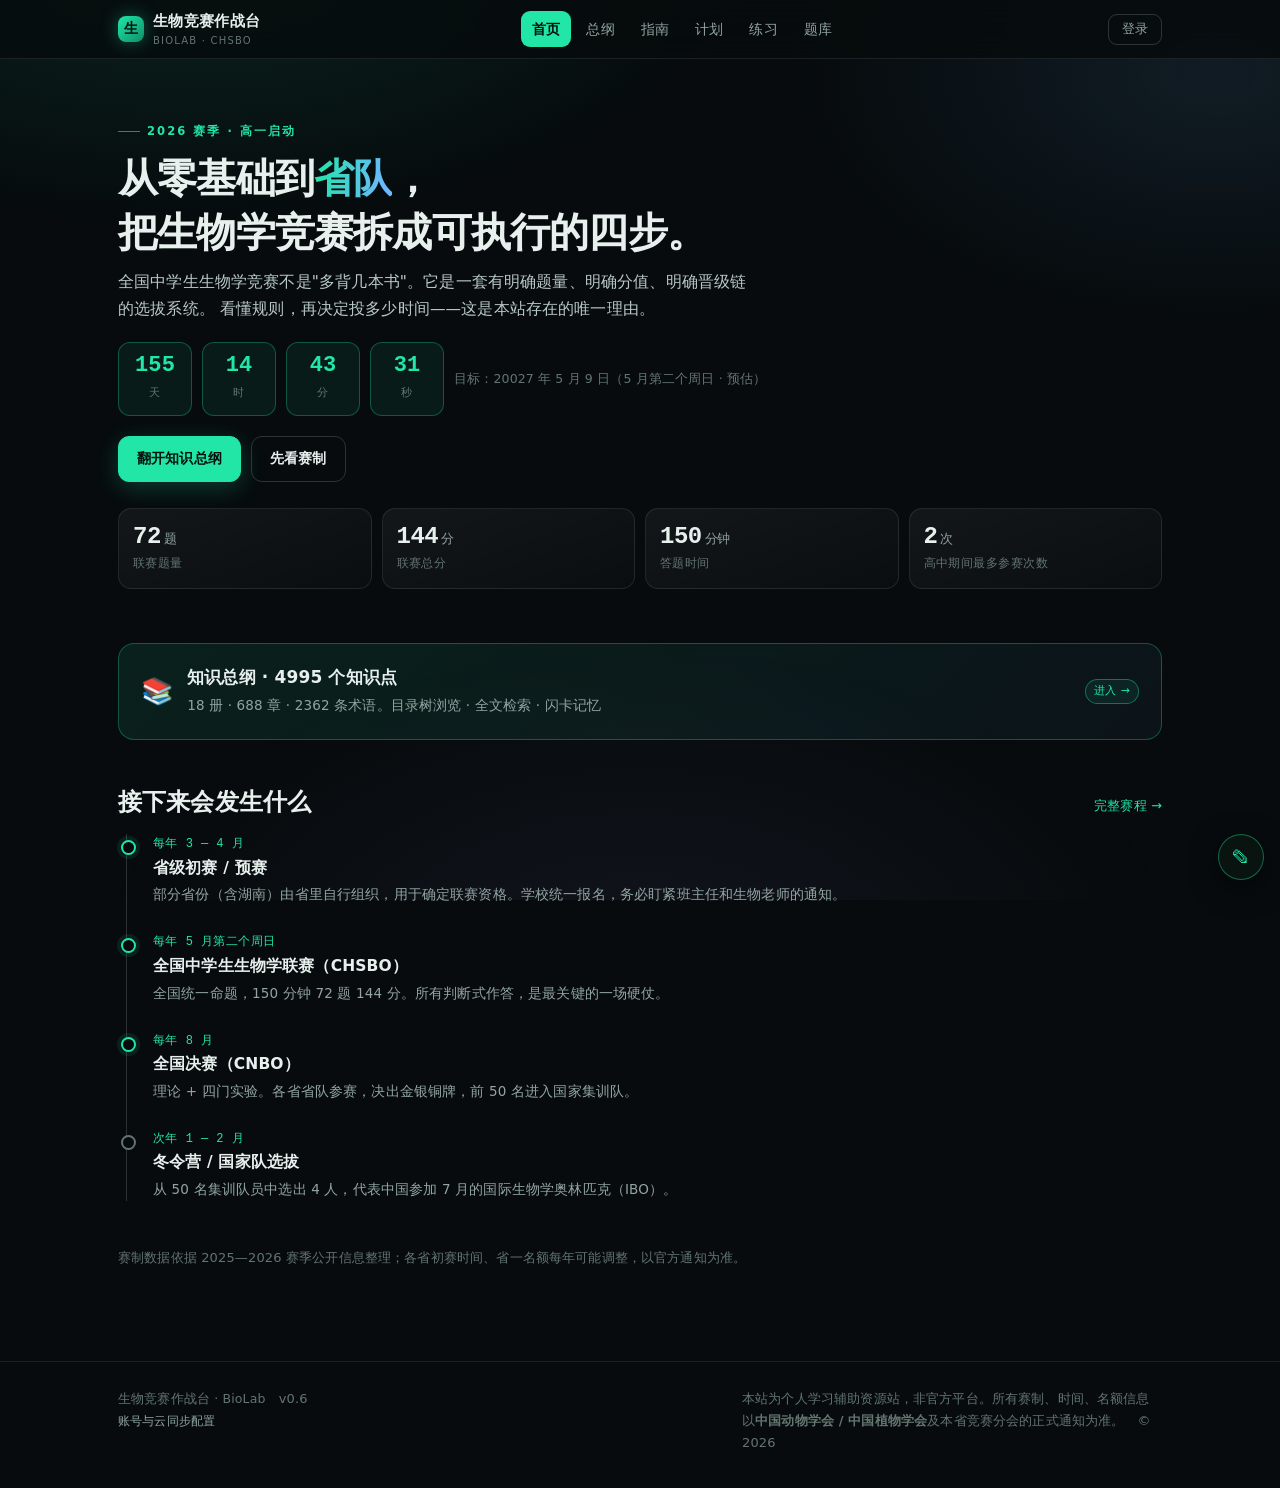
<file: index.html>
<!DOCTYPE html>
<html lang="zh-CN">
<head>
<meta charset="UTF-8">
<meta name="viewport" content="width=device-width, initial-scale=1, viewport-fit=cover">
<title>生物竞赛作战台 · 从零基础到省队</title>
<meta name="description" content="全国中学生生物学竞赛（CHSBO / CNBO）备考资源站：赛制地图、知识地图、学习计划、资源清单与每日一练。">
<link rel="stylesheet" href="bio.css">
</head>
<body>

<header class="nav">
  <div class="wrap nav-inner">
    <a class="logo" href="index.html">
      <span class="logo-mark">生</span>
      <span><span class="t">生物竞赛作战台</span><small>BIOLAB · CHSBO</small></span>
    </a>
    <nav class="nav-links">
      <a href="index.html">首页</a>
      <a href="knowledge.html">总纲</a>
      <a href="guide.html">指南</a>
      <a href="plan.html">计划</a>
      <a href="drill.html">练习</a>
      <a href="questions.html">题库</a>
    </nav>
  </div>
</header>

<main>
  <div class="wrap">

    <!-- ============ HERO ============ -->
    <section class="hero rise">
      <div class="eyebrow">2026 赛季 · 高一启动</div>
      <h1>从零基础到<span>省队</span>，<br>把生物学竞赛拆成可执行的四步。</h1>
      <p class="lead" style="max-width:640px">
        全国中学生生物学竞赛不是"多背几本书"。它是一套有明确题量、明确分值、明确晋级链的选拔系统。
        看懂规则，再决定投多少时间——这是本站存在的唯一理由。
      </p>

      <div class="countdown" id="countdown">
        <div class="cd-box"><b>—</b><span>天</span></div>
        <div class="cd-box"><b>—</b><span>时</span></div>
        <div class="cd-box"><b>—</b><span>分</span></div>
        <div class="cd-box"><b>—</b><span>秒</span></div>
        <div class="cd-note">目标赛事载入中…</div>
      </div>

      <div class="hero-actions">
        <a class="btn btn-primary" href="knowledge.html">翻开知识总纲</a>
        <a class="btn" href="guide.html">先看赛制</a>
      </div>

      <div class="stats">
        <div class="stat">
          <div class="n">72<em>题</em></div>
          <div class="k">联赛题量</div>
        </div>
        <div class="stat">
          <div class="n">144<em>分</em></div>
          <div class="k">联赛总分</div>
        </div>
        <div class="stat">
          <div class="n">150<em>分钟</em></div>
          <div class="k">答题时间</div>
        </div>
        <div class="stat">
          <div class="n">2<em>次</em></div>
          <div class="k">高中期间最多参赛次数</div>
        </div>
      </div>
    </section>

    <!-- ============ 知识库入口 ============ -->
    <section class="section rise d1">
      <a class="card card-link" href="knowledge.html"
         style="background:linear-gradient(135deg, rgba(33,230,166,.10), rgba(108,184,255,.05));border-color:rgba(33,230,166,.3);padding:22px">
        <div style="display:flex;align-items:center;gap:14px;flex-wrap:wrap">
          <span style="font-size:26px;line-height:1">📚</span>
          <div style="flex:1;min-width:180px">
            <h3 style="margin:0 0 5px;font-size:17px">知识总纲 · 4995 个知识点</h3>
            <p style="margin:0;font-size:13.5px">18 册 · 688 章 · 2362 条术语。目录树浏览 · 全文检索 · 闪卡记忆</p>
          </div>
          <span class="tag tag-mint">进入 →</span>
        </div>
      </a>
    </section>

    <!-- ============ 近期节点 ============ -->
    <section class="section rise d3">
      <div class="section-head">
        <h2>接下来会发生什么</h2>
        <a class="more" href="guide.html">完整赛程 →</a>
      </div>
      <div class="timeline">
        <div class="tl-item">
          <div class="tl-date">每年 3 — 4 月</div>
          <h3>省级初赛 / 预赛</h3>
          <p>部分省份（含湖南）由省里自行组织，用于确定联赛资格。学校统一报名，务必盯紧班主任和生物老师的通知。</p>
        </div>
        <div class="tl-item">
          <div class="tl-date">每年 5 月第二个周日</div>
          <h3>全国中学生生物学联赛（CHSBO）</h3>
          <p>全国统一命题，150 分钟 72 题 144 分。所有判断式作答，是最关键的一场硬仗。</p>
        </div>
        <div class="tl-item">
          <div class="tl-date">每年 8 月</div>
          <h3>全国决赛（CNBO）</h3>
          <p>理论 + 四门实验。各省省队参赛，决出金银铜牌，前 50 名进入国家集训队。</p>
        </div>
        <div class="tl-item dim-node">
          <div class="tl-date">次年 1 — 2 月</div>
          <h3>冬令营 / 国家队选拔</h3>
          <p>从 50 名集训队员中选出 4 人，代表中国参加 7 月的国际生物学奥林匹克（IBO）。</p>
        </div>
      </div>
    </section>

    <!-- ============ 提醒 ============ -->
    <section class="section rise d4">
      <p class="faint" style="margin-top:26px">
        赛制数据依据 2025—2026 赛季公开信息整理；各省初赛时间、省一名额每年可能调整，以官方通知为准。
      </p>
    </section>

  </div>
</main>

<footer class="footer">
  <div class="wrap footer-inner"></div>
</footer>

<button class="totop" aria-label="回到顶部">↑</button>
<script src="app.js"></script>
<script src="kg-texts.js"></script>
<script src="edit.js"></script>
<script src="supabase-config.js"></script>
<script src="account.js"></script>
</body>
</html>
</file>
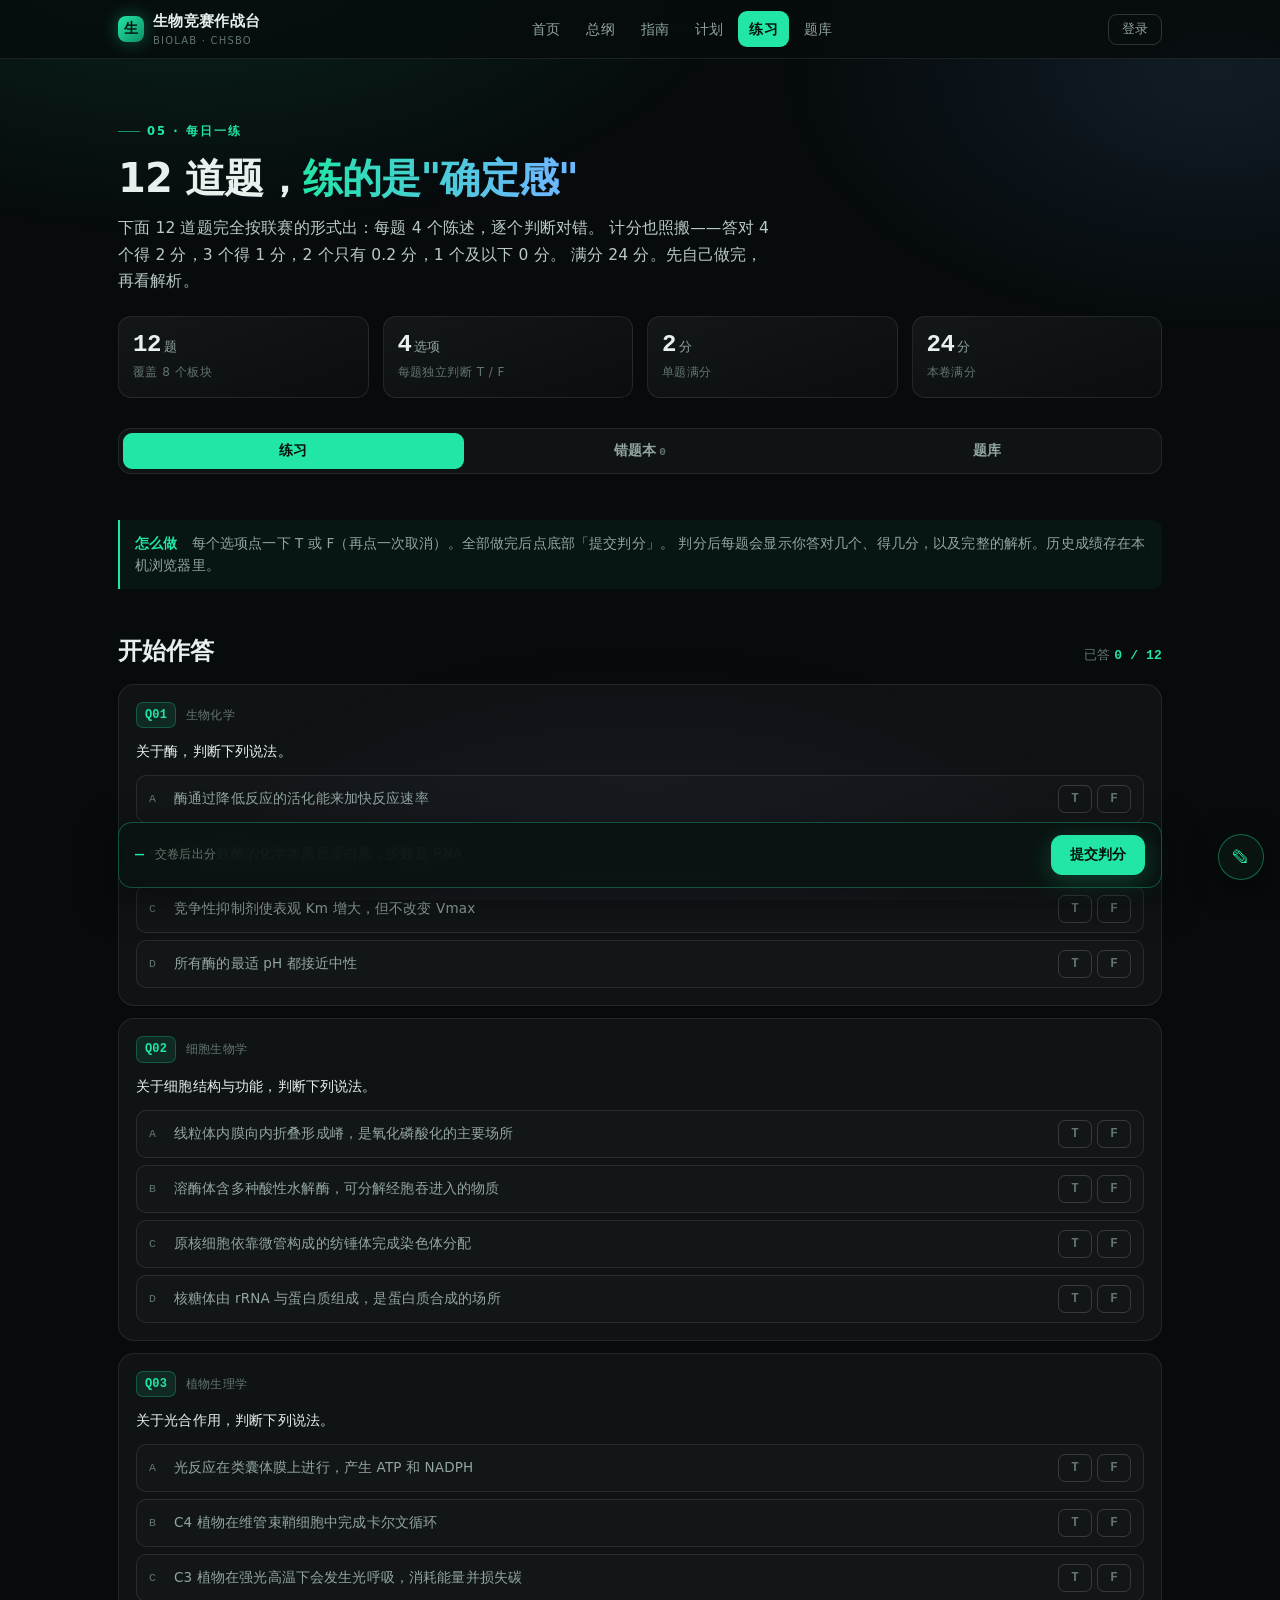
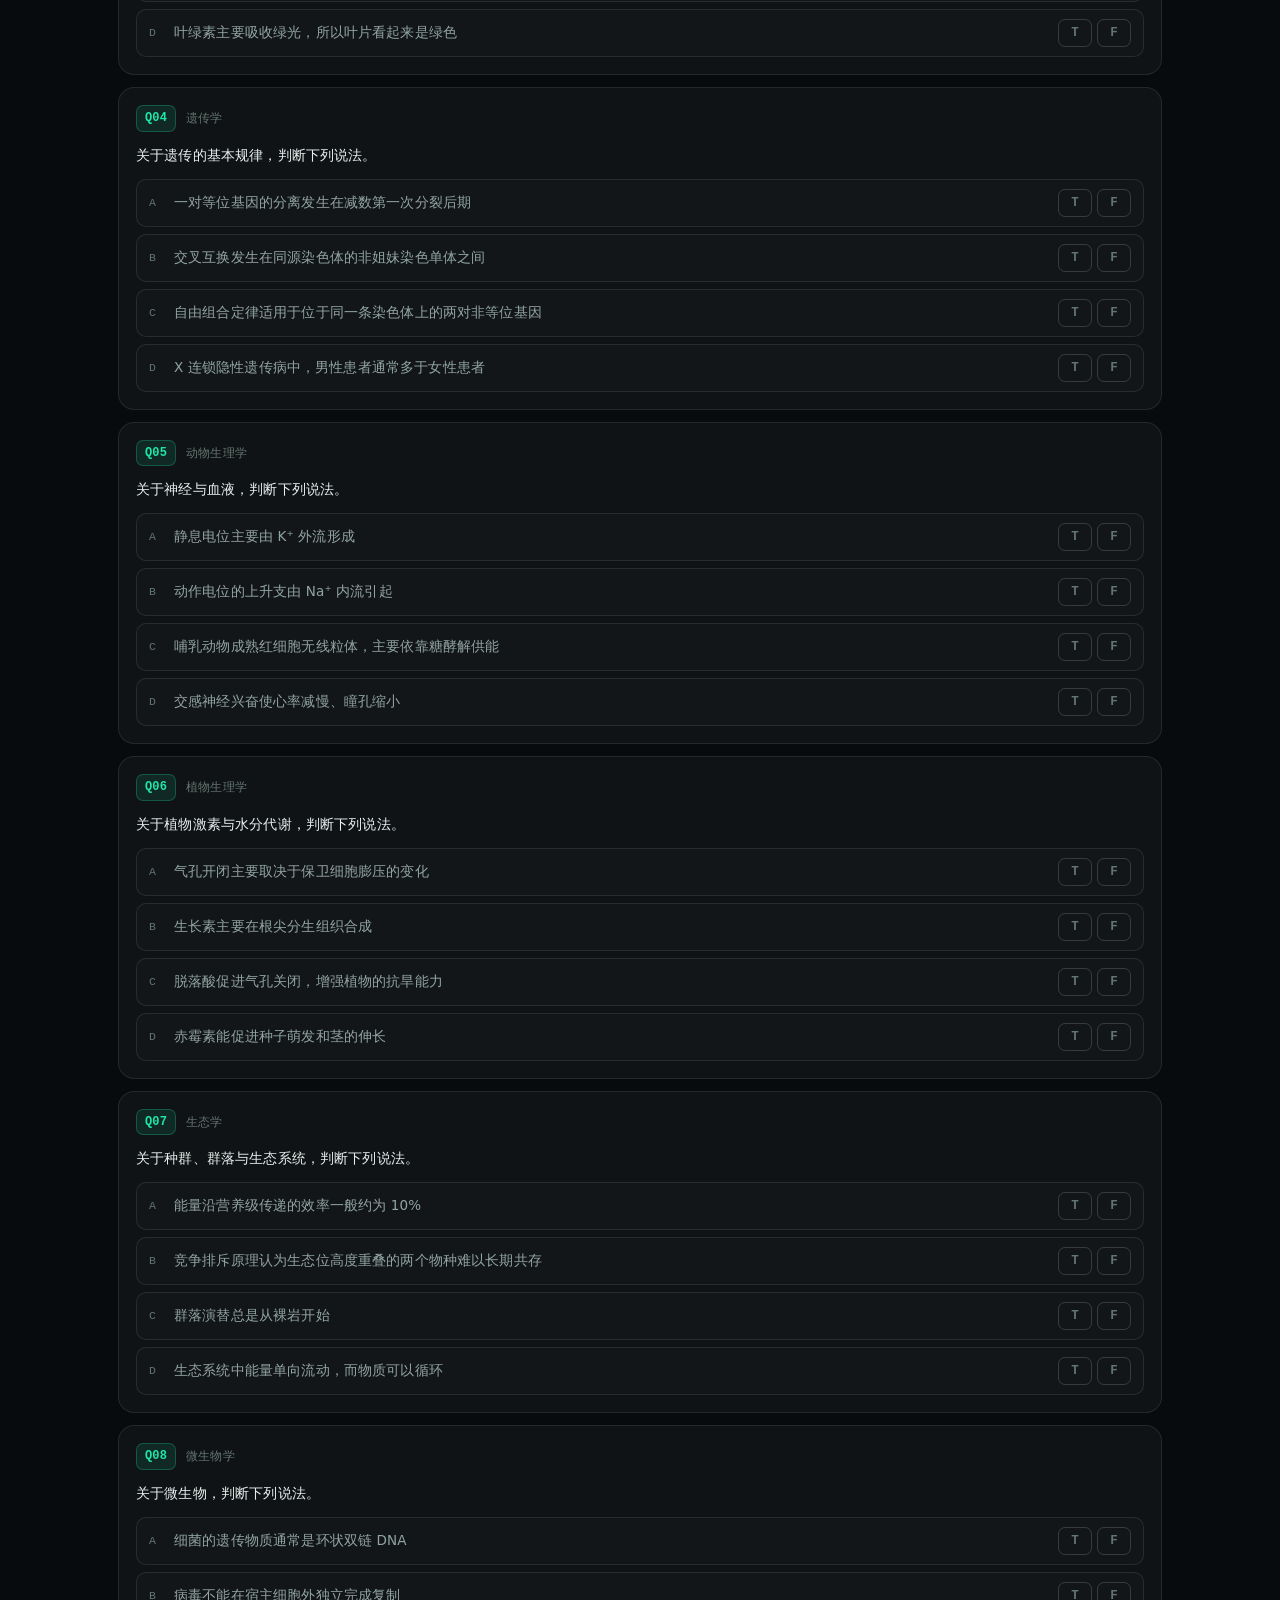
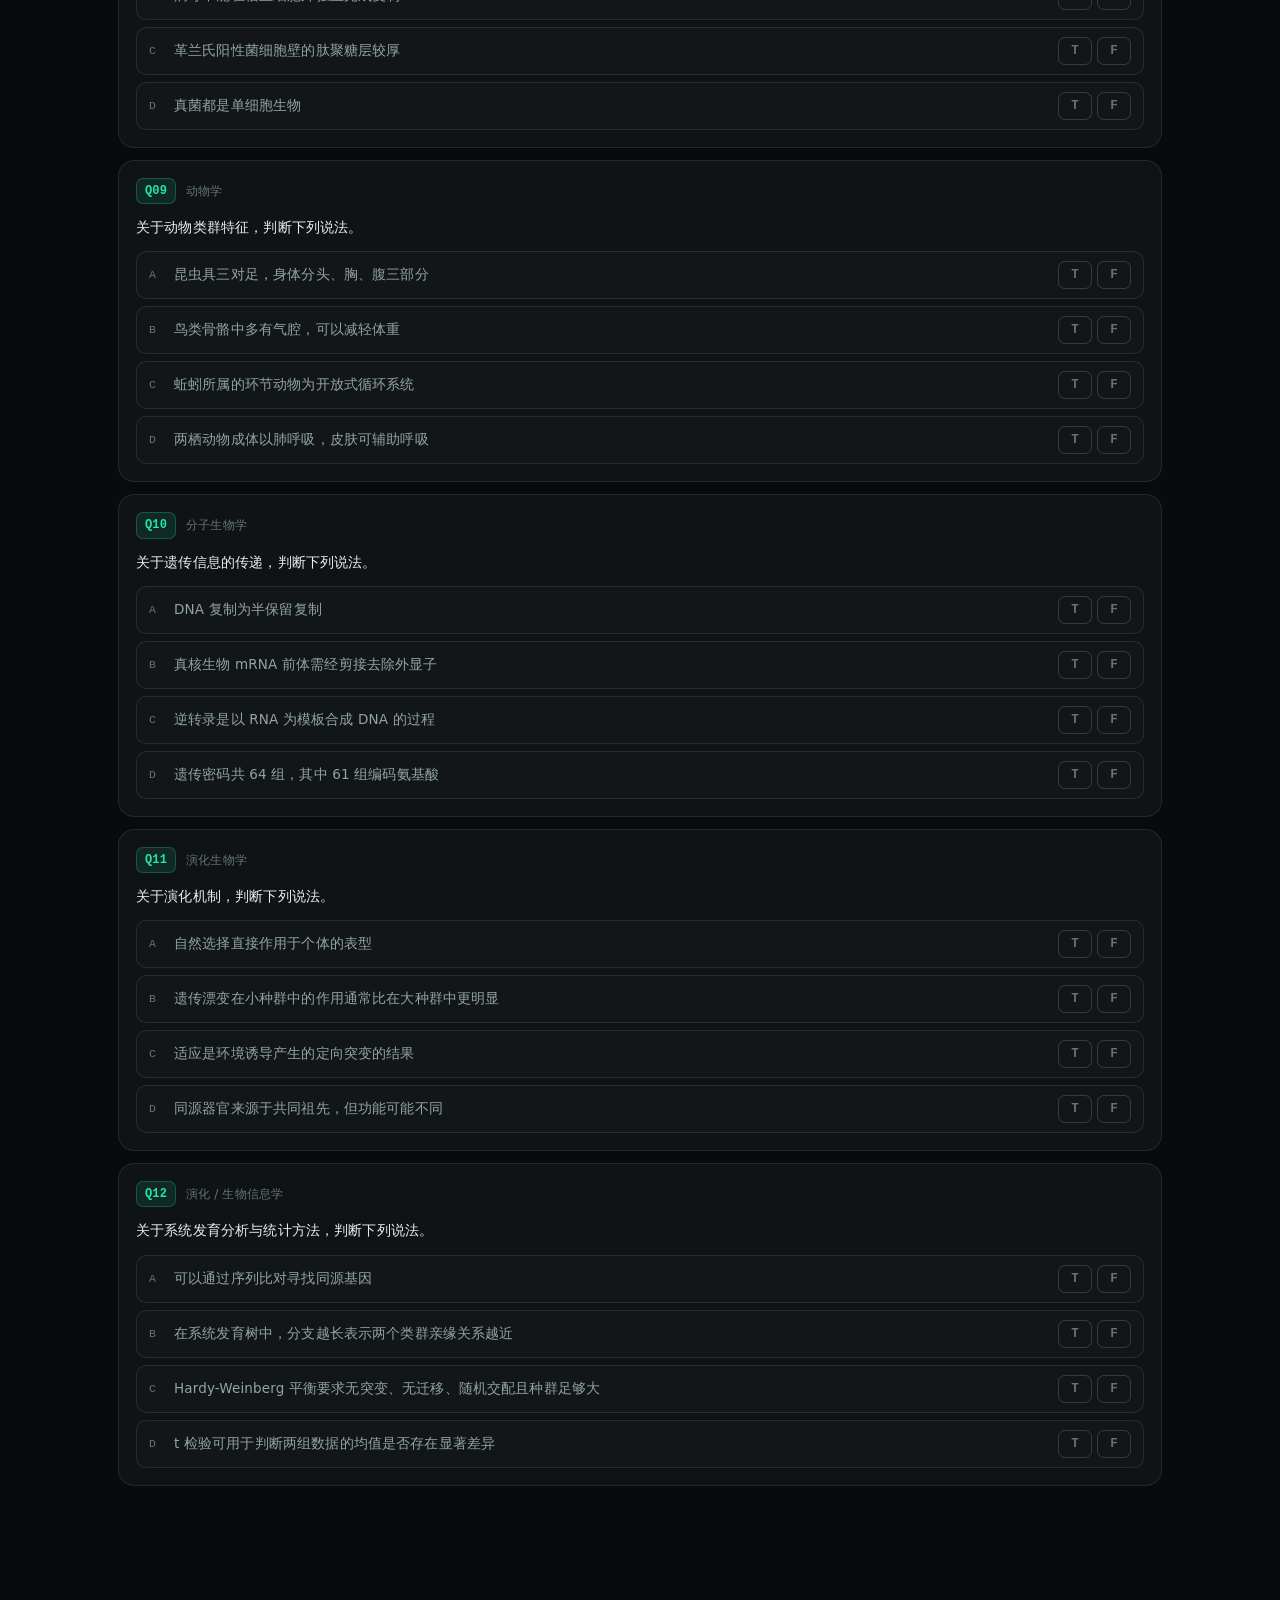
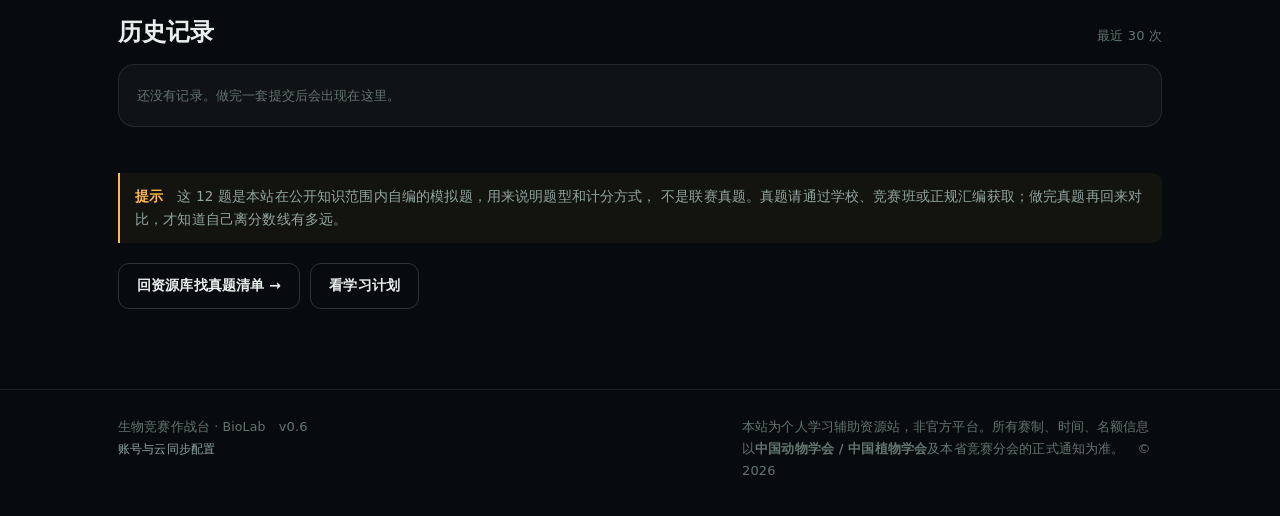
<file: drill.html>
<!DOCTYPE html>
<html lang="zh-CN">
<head>
<meta charset="UTF-8">
<meta name="viewport" content="width=device-width, initial-scale=1, viewport-fit=cover">
<title>每日一练 · 生物竞赛作战台</title>
<meta name="description" content="12 道判断式题目，完全模拟联赛题型与计分规则：答对 4 个 2 分、3 个 1 分、2 个 0.2 分。">
<link rel="stylesheet" href="bio.css">
</head>
<body>

<header class="nav">
  <div class="wrap nav-inner">
    <a class="logo" href="index.html">
      <span class="logo-mark">生</span>
      <span><span class="t">生物竞赛作战台</span><small>BIOLAB · CHSBO</small></span>
    </a>
    <nav class="nav-links">
      <a href="index.html">首页</a>
      <a href="knowledge.html">总纲</a>
      <a href="guide.html">指南</a>
      <a href="plan.html">计划</a>
      <a href="drill.html">练习</a>
      <a href="questions.html">题库</a>
    </nav>
  </div>
</header>

<main>
  <div class="wrap">

    <section class="hero rise">
      <div class="eyebrow">05 · 每日一练</div>
      <h1>12 道题，<span>练的是"确定感"</span></h1>
      <p class="lead" style="max-width:660px">
        下面 12 道题完全按联赛的形式出：每题 4 个陈述，逐个判断对错。
        计分也照搬——答对 4 个得 2 分，3 个得 1 分，2 个只有 0.2 分，1 个及以下 0 分。
        满分 24 分。先自己做完，再看解析。
      </p>
      <div class="grid g4" style="margin-top:22px">
        <div class="stat"><div class="n">12<em>题</em></div><div class="k">覆盖 8 个板块</div></div>
        <div class="stat"><div class="n">4<em>选项</em></div><div class="k">每题独立判断 T / F</div></div>
        <div class="stat"><div class="n">2<em>分</em></div><div class="k">单题满分</div></div>
        <div class="stat"><div class="n">24<em>分</em></div><div class="k">本卷满分</div></div>
      </div>
    </section>

    <div class="tabs rise d1" id="dtabs">
      <button data-tab="quiz" class="on">练习</button>
      <button data-tab="wrong">错题本<span class="cnt" id="wrongCnt">0</span></button>
      <button data-tab="bank">题库</button>
    </div>

    <section class="pane on" id="pane-quiz">
    <section class="section rise d1">
      <div class="note">
        <b>怎么做</b>　每个选项点一下 T 或 F（再点一次取消）。全部做完后点底部「提交判分」。
        判分后每题会显示你答对几个、得几分，以及完整的解析。历史成绩存在本机浏览器里。
      </div>
    </section>

    <section class="section rise d2">
      <div class="section-head">
        <h2>开始作答</h2>
        <span class="faint">已答 <b id="answeredCount" class="mono hl">0 / 12</b></span>
      </div>
      <div id="qlist"></div>

      <div class="score-bar">
        <div>
          <span class="sc" id="scoreNum">—</span>
          <span class="faint" style="font-size:12px;margin-left:6px">交卷后出分</span>
        </div>
        <button class="btn btn-primary" id="gradeBtn">提交判分</button>
      </div>
    </section>

    <section class="section">
      <div class="section-head"><h2>历史记录</h2><span class="faint">最近 30 次</span></div>
      <div class="card" id="hist"></div>
    </section>

    </section>

    <section class="pane" id="pane-wrong">
      <div id="wrongOut"></div>
      <div class="note" style="margin-top:16px">
        <b>错题本会自己长大</b>　每次提交判分，答对 3 个及以下选项的题会被自动收进来，
        连同你的作答、正确答案和解析。点「相关：xxx」可以跳到总纲里对应的知识点。
      </div>
    </section>

    <section class="pane" id="pane-bank">
      <div class="res-head"><span id="bankStat">—</span></div>

      <div class="card" style="margin-bottom:12px">
        <h3 style="font-size:14px;margin:0 0 9px">粘贴题目导入</h3>
        <textarea id="bankText" class="bank-ta" placeholder="关于酶的叙述，判断正误。&#10;A. 酶通过降低活化能加快反应 (T)&#10;B. 绝大多数酶的化学本质是蛋白质 (T)&#10;C. 竞争性抑制剂改变 Vmax (F)&#10;D. 所有酶的最适 pH 均为 7 (F)&#10;解析：竞争性抑制剂只改变表观 Km。"></textarea>
        <p class="faint" style="margin:8px 0 0;line-height:1.7">
          格式：题干一行 → A/B/C/D 四行选项 → 每项末尾用 <b>(T)</b> 或 <b>(F)</b> → 可选的「解析：」一行。
          多道题之间空一行，一次可以粘一整套。
        </p>
        <div class="hero-actions" style="margin-top:12px">
          <button class="btn btn-primary btn-sm" id="bankParse">解析并导入</button>
          <button class="btn btn-sm" id="bankFile">选 JSON 文件</button>
          <button class="btn btn-sm" id="bankExport">导出</button>
          <button class="btn btn-sm" id="bankClear" style="color:var(--rose)">清空</button>
        </div>
        <input type="file" id="bankFileInput" accept=".json,application/json" style="display:none">
      </div>

      <div class="card bank-doc-panel" style="margin-bottom:18px">
        <div class="section-head" style="margin-bottom:12px">
          <h3 style="font-size:14px;margin:0">资料库 / 文件上传</h3>
          <span class="tag tag-sky">分类存放</span>
        </div>

        <div class="bank-upload-tools">
          <select id="bankFolderSelect" class="bank-select">
            <option value="Word">Word</option>
            <option value="PDF">PDF</option>
            <option value="Text">Text</option>
            <option value="Other">Other</option>
            <option value="真题">真题</option>
            <option value="讲义">讲义</option>
            <option value="题库">题库</option>
          </select>
          <input id="bankFolderName" class="bank-input" type="text" placeholder="自定义文件夹名（可选）">
          <button class="btn btn-sm btn-primary" id="bankUploadBtn">上传文件</button>
        </div>
        <input type="file" id="bankUploadInput" accept=".doc,.docx,.pdf,.txt,.md,.rtf,application/msword,application/vnd.openxmlformats-officedocument.wordprocessingml.document,application/pdf,text/plain" multiple style="display:none">

        <div id="bankFileFolders" class="bank-folder-bar" style="margin-top:14px"></div>
        <div id="bankFileEmpty" class="empty-box" style="display:none">暂无上传文件，支持 Word / PDF / Text 文档。</div>
        <div id="bankFileList" class="bank-file-list" style="margin-top:14px"></div>
      </div>

      <div id="bankList"></div>

      <div class="note" style="margin-top:16px">
        <b>导入的题会出现在「练习」里</b>　和内置的 12 道题混在一起，判分规则完全一致（答对 4 个 2 分、3 个 1 分、2 个 0.2 分）。
        答错的照样进错题本。题目存在本机，可以「导出」成 JSON 备份或分享。
      </div>
    </section>


    <section class="section">
      <div class="note warn">
        <b>提示</b>　这 12 题是本站在公开知识范围内自编的模拟题，用来说明题型和计分方式，
        不是联赛真题。真题请通过学校、竞赛班或正规汇编获取；做完真题再回来对比，才知道自己离分数线有多远。
      </div>
      <div class="hero-actions">
        <a class="btn" href="guide.html">回资源库找真题清单 →</a>
        <a class="btn" href="plan.html">看学习计划</a>
      </div>
    </section>

  </div>
</main>

<footer class="footer">
  <div class="wrap footer-inner"></div>
</footer>

<button class="totop" aria-label="回到顶部">↑</button>
<script src="app.js"></script>
<script src="quiz-data.js"></script>
<script src="drill.js"></script>
<script src="kg-texts.js"></script>
<script src="edit.js"></script>
<script src="bank-enhancements.js"></script>
<script src="bank-library-tools.js"></script>
<script src="supabase-config.js"></script>
<script src="account.js"></script>
</body>
</html>
</file>
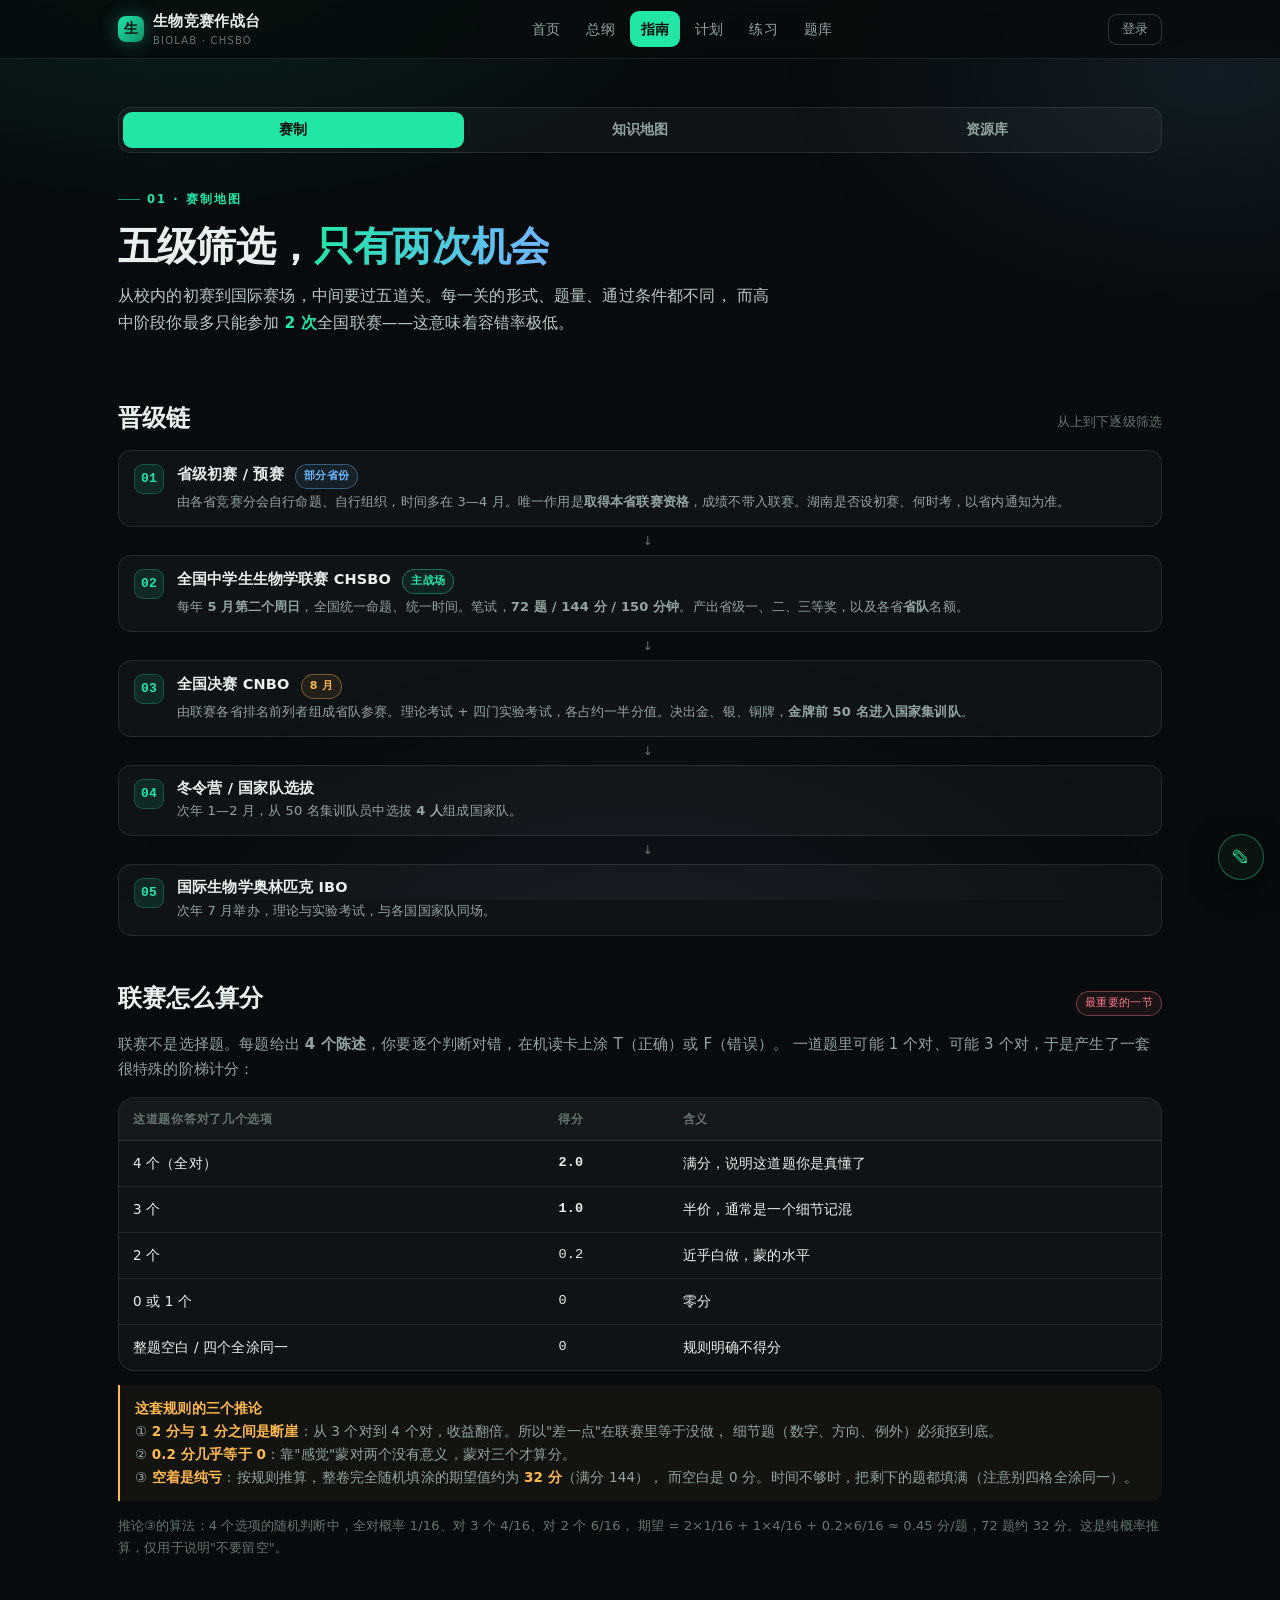
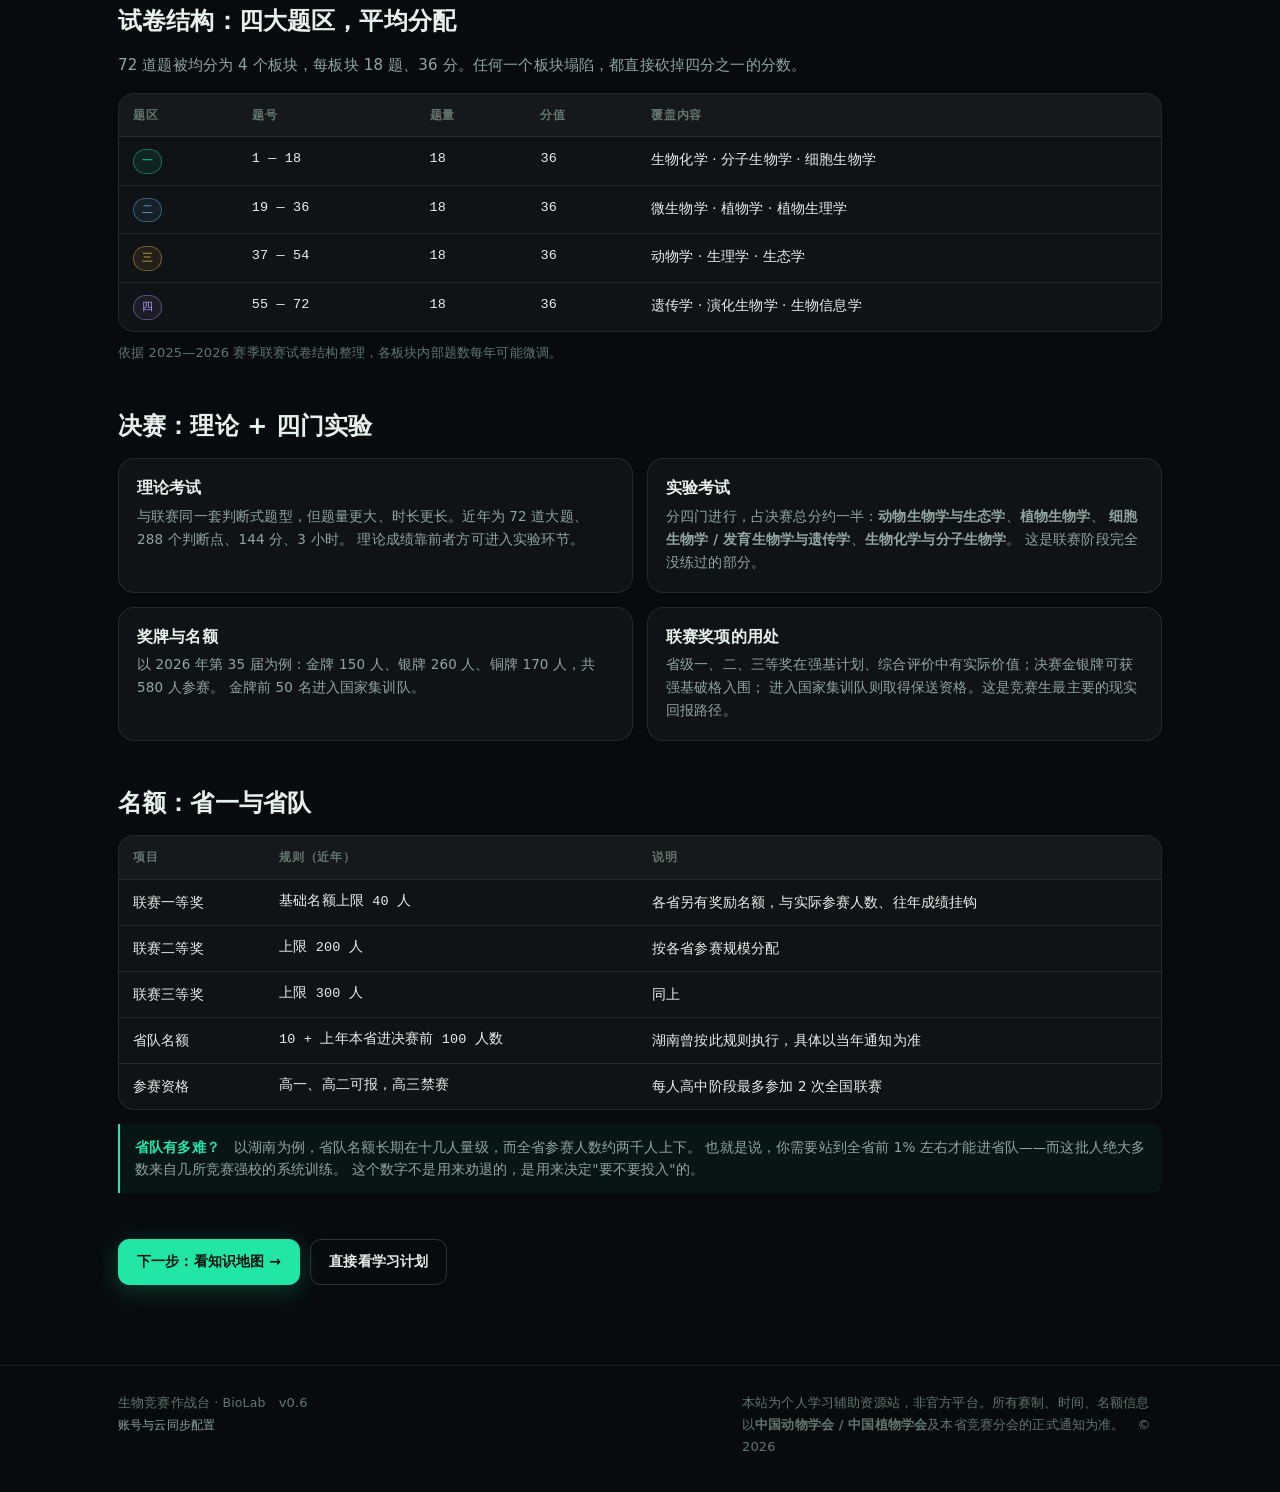
<file: guide.html>
<!DOCTYPE html>
<html lang="zh-CN">
<head>
<meta charset="UTF-8">
<meta name="viewport" content="width=device-width, initial-scale=1, viewport-fit=cover">
<title>指南 · 生物竞赛作战台</title>
<meta name="description" content="全国中学生生物学竞赛赛制、知识地图与资源清单。">
<link rel="stylesheet" href="bio.css">
</head>
<body>

<header class="nav">
  <div class="wrap nav-inner">
    <a class="logo" href="index.html">
      <span class="logo-mark">生</span>
      <span><span class="t">生物竞赛作战台</span><small>BIOLAB · CHSBO</small></span>
    </a>
    <nav class="nav-links">
      <a href="index.html">首页</a>
      <a href="knowledge.html">总纲</a>
      <a href="guide.html">指南</a>
      <a href="plan.html">计划</a>
      <a href="drill.html">练习</a>
      <a href="questions.html">题库</a>
    </nav>
  </div>
</header>

<main>
  <div class="wrap">
    <div class="tabs" id="gtabs">
      <button data-tab="race" class="on">赛制</button>
      <button data-tab="map">知识地图</button>
      <button data-tab="res">资源库</button>
    </div>
  </div>

<section class="pane on" id="pane-race">
  <div class="wrap">

    <section class="hero rise">
      <div class="eyebrow">01 · 赛制地图</div>
      <h1>五级筛选，<span>只有两次机会</span></h1>
      <p class="lead" style="max-width:660px">
        从校内的初赛到国际赛场，中间要过五道关。每一关的形式、题量、通过条件都不同，
        而高中阶段你最多只能参加 <b class="hl">2 次</b>全国联赛——这意味着容错率极低。
      </p>
    </section>

    <!-- 晋级链 -->
    <section class="section rise d1">
      <div class="section-head"><h2>晋级链</h2><span class="faint">从上到下逐级筛选</span></div>
      <div class="chain">

        <div class="chain-node">
          <div class="idx">01</div>
          <div class="body">
            <h3>省级初赛 / 预赛 <span class="tag tag-sky" style="margin-left:6px">部分省份</span></h3>
            <p>由各省竞赛分会自行命题、自行组织，时间多在 3—4 月。唯一作用是<b>取得本省联赛资格</b>，成绩不带入联赛。湖南是否设初赛、何时考，以省内通知为准。</p>
          </div>
        </div>
        <div class="chain-arrow">↓</div>

        <div class="chain-node">
          <div class="idx">02</div>
          <div class="body">
            <h3>全国中学生生物学联赛 CHSBO <span class="tag tag-mint" style="margin-left:6px">主战场</span></h3>
            <p>每年 <b>5 月第二个周日</b>，全国统一命题、统一时间。笔试，<b>72 题 / 144 分 / 150 分钟</b>。产出省级一、二、三等奖，以及各省<b>省队</b>名额。</p>
          </div>
        </div>
        <div class="chain-arrow">↓</div>

        <div class="chain-node">
          <div class="idx">03</div>
          <div class="body">
            <h3>全国决赛 CNBO <span class="tag tag-amber" style="margin-left:6px">8 月</span></h3>
            <p>由联赛各省排名前列者组成省队参赛。理论考试 + 四门实验考试，各占约一半分值。决出金、银、铜牌，<b>金牌前 50 名进入国家集训队</b>。</p>
          </div>
        </div>
        <div class="chain-arrow">↓</div>

        <div class="chain-node">
          <div class="idx">04</div>
          <div class="body">
            <h3>冬令营 / 国家队选拔</h3>
            <p>次年 1—2 月，从 50 名集训队员中选拔 <b>4 人</b>组成国家队。</p>
          </div>
        </div>
        <div class="chain-arrow">↓</div>

        <div class="chain-node">
          <div class="idx">05</div>
          <div class="body">
            <h3>国际生物学奥林匹克 IBO</h3>
            <p>次年 7 月举办，理论与实验考试，与各国国家队同场。</p>
          </div>
        </div>

      </div>
    </section>

    <!-- 联赛计分规则 -->
    <section class="section rise d2">
      <div class="section-head"><h2>联赛怎么算分</h2><span class="tag tag-rose">最重要的一节</span></div>

      <p>
        联赛不是选择题。每题给出 <b>4 个陈述</b>，你要逐个判断对错，在机读卡上涂 T（正确）或 F（错误）。
        一道题里可能 1 个对、可能 3 个对，于是产生了一套很特殊的阶梯计分：
      </p>

      <div class="table-wrap" style="margin-top:14px">
        <table>
          <thead>
            <tr><th>这道题你答对了几个选项</th><th>得分</th><th>含义</th></tr>
          </thead>
          <tbody>
            <tr><td>4 个（全对）</td><td class="num hl">2.0</td><td>满分，说明这道题你是真懂了</td></tr>
            <tr><td>3 个</td><td class="num hl">1.0</td><td>半价，通常是一个细节记混</td></tr>
            <tr><td>2 个</td><td class="num">0.2</td><td>近乎白做，蒙的水平</td></tr>
            <tr><td>0 或 1 个</td><td class="num">0</td><td>零分</td></tr>
            <tr><td>整题空白 / 四个全涂同一</td><td class="num">0</td><td>规则明确不得分</td></tr>
          </tbody>
        </table>
      </div>

      <div class="note warn">
        <b>这套规则的三个推论</b><br>
        ① <b>2 分与 1 分之间是断崖</b>：从 3 个对到 4 个对，收益翻倍。所以"差一点"在联赛里等于没做，
        细节题（数字、方向、例外）必须抠到底。<br>
        ② <b>0.2 分几乎等于 0</b>：靠"感觉"蒙对两个没有意义，蒙对三个才算分。<br>
        ③ <b>空着是纯亏</b>：按规则推算，整卷完全随机填涂的期望值约为 <b>32 分</b>（满分 144），
        而空白是 0 分。时间不够时，把剩下的题都填满（注意别四格全涂同一）。
      </div>

      <p class="faint" style="margin-top:14px">
        推论③的算法：4 个选项的随机判断中，全对概率 1/16、对 3 个 4/16、对 2 个 6/16，
        期望 = 2×1/16 + 1×4/16 + 0.2×6/16 ≈ 0.45 分/题，72 题约 32 分。这是纯概率推算，仅用于说明"不要留空"。
      </p>
    </section>

    <!-- 四大题区 -->
    <section class="section rise d3">
      <div class="section-head"><h2>试卷结构：四大题区，平均分配</h2></div>
      <p>72 道题被均分为 4 个板块，每板块 18 题、36 分。任何一个板块塌陷，都直接砍掉四分之一的分数。</p>
      <div class="table-wrap" style="margin-top:14px">
        <table>
          <thead>
            <tr><th>题区</th><th>题号</th><th>题量</th><th>分值</th><th>覆盖内容</th></tr>
          </thead>
          <tbody>
            <tr>
              <td><span class="tag tag-mint">一</span></td>
              <td class="num">1 — 18</td><td class="num">18</td><td class="num">36</td>
              <td>生物化学 · 分子生物学 · 细胞生物学</td>
            </tr>
            <tr>
              <td><span class="tag tag-sky">二</span></td>
              <td class="num">19 — 36</td><td class="num">18</td><td class="num">36</td>
              <td>微生物学 · 植物学 · 植物生理学</td>
            </tr>
            <tr>
              <td><span class="tag tag-amber">三</span></td>
              <td class="num">37 — 54</td><td class="num">18</td><td class="num">36</td>
              <td>动物学 · 生理学 · 生态学</td>
            </tr>
            <tr>
              <td><span class="tag tag-violet">四</span></td>
              <td class="num">55 — 72</td><td class="num">18</td><td class="num">36</td>
              <td>遗传学 · 演化生物学 · 生物信息学</td>
            </tr>
          </tbody>
        </table>
      </div>
      <p class="faint" style="margin-top:10px">依据 2025—2026 赛季联赛试卷结构整理，各板块内部题数每年可能微调。</p>
    </section>

    <!-- 决赛 -->
    <section class="section rise d4">
      <div class="section-head"><h2>决赛：理论 + 四门实验</h2></div>
      <div class="grid g2">
        <div class="card">
          <h3>理论考试</h3>
          <p style="font-size:13.5px;margin:0">
            与联赛同一套判断式题型，但题量更大、时长更长。近年为 72 道大题、288 个判断点、144 分、3 小时。
            理论成绩靠前者方可进入实验环节。
          </p>
        </div>
        <div class="card">
          <h3>实验考试</h3>
          <p style="font-size:13.5px;margin:0">
            分四门进行，占决赛总分约一半：<b>动物生物学与生态学</b>、<b>植物生物学</b>、
            <b>细胞生物学 / 发育生物学与遗传学</b>、<b>生物化学与分子生物学</b>。
            这是联赛阶段完全没练过的部分。
          </p>
        </div>
        <div class="card">
          <h3>奖牌与名额</h3>
          <p style="font-size:13.5px;margin:0">
            以 2026 年第 35 届为例：金牌 150 人、银牌 260 人、铜牌 170 人，共 580 人参赛。
            金牌前 50 名进入国家集训队。
          </p>
        </div>
        <div class="card">
          <h3>联赛奖项的用处</h3>
          <p style="font-size:13.5px;margin:0">
            省级一、二、三等奖在强基计划、综合评价中有实际价值；决赛金银牌可获强基破格入围；
            进入国家集训队则取得保送资格。这是竞赛生最主要的现实回报路径。
          </p>
        </div>
      </div>
    </section>

    <!-- 名额 -->
    <section class="section">
      <div class="section-head"><h2>名额：省一与省队</h2></div>
      <div class="table-wrap">
        <table>
          <thead><tr><th>项目</th><th>规则（近年）</th><th>说明</th></tr></thead>
          <tbody>
            <tr>
              <td>联赛一等奖</td>
              <td class="num">基础名额上限 40 人</td>
              <td>各省另有奖励名额，与实际参赛人数、往年成绩挂钩</td>
            </tr>
            <tr>
              <td>联赛二等奖</td>
              <td class="num">上限 200 人</td>
              <td>按各省参赛规模分配</td>
            </tr>
            <tr>
              <td>联赛三等奖</td>
              <td class="num">上限 300 人</td>
              <td>同上</td>
            </tr>
            <tr>
              <td>省队名额</td>
              <td class="num">10 + 上年本省进决赛前 100 人数</td>
              <td>湖南曾按此规则执行，具体以当年通知为准</td>
            </tr>
            <tr>
              <td>参赛资格</td>
              <td class="num">高一、高二可报，高三禁赛</td>
              <td>每人高中阶段最多参加 2 次全国联赛</td>
            </tr>
          </tbody>
        </table>
      </div>
      <div class="note">
        <b>省队有多难？</b>　以湖南为例，省队名额长期在十几人量级，而全省参赛人数约两千人上下。
        也就是说，你需要站到全省前 1% 左右才能进省队——而这批人绝大多数来自几所竞赛强校的系统训练。
        这个数字不是用来劝退的，是用来决定"要不要投入"的。
      </div>
    </section>

    <section class="section">
      <div class="hero-actions">
        <a class="btn btn-primary" href="#guide-map">下一步：看知识地图 →</a>
        <a class="btn" href="plan.html">直接看学习计划</a>
      </div>
    </section>

  </div>
</section>
<section class="pane" id="pane-map">
  <div class="wrap">

    <section class="hero rise">
      <div class="eyebrow">02 · 知识地图</div>
      <h1>12 个板块，<span>4 条赛道</span></h1>
      <p class="lead" style="max-width:660px">
        联赛试卷把 12 个板块压成 4 个题区，每区 18 题。所以你的目标不是"精通某一科"，
        而是<b class="hl">让 12 个板块都达到能拿 1 分的水平</b>。下面每个模块都标了对应题区、核心考点和该用哪本书。
      </p>
      <div class="grid g4" style="margin-top:22px">
        <div class="stat"><div class="n" style="font-size:18px;color:var(--mint)">题区一</div><div class="k">生化 · 分子 · 细胞</div></div>
        <div class="stat"><div class="n" style="font-size:18px;color:var(--sky)">题区二</div><div class="k">微生物 · 植物学 · 植物生理</div></div>
        <div class="stat"><div class="n" style="font-size:18px;color:var(--amber)">题区三</div><div class="k">动物学 · 动物生理 · 生态</div></div>
        <div class="stat"><div class="n" style="font-size:18px;color:var(--violet)">题区四</div><div class="k">遗传 · 演化 · 生物信息</div></div>
      </div>
    </section>

    <!-- 学习顺序 -->
    <section class="section rise d1">
      <div class="section-head"><h2>先学哪个：三轮顺序</h2><span class="tag tag-mint">建议</span></div>
      <div class="grid g3">
        <div class="card">
          <span class="tag tag-sky">第一轮 · 铺面</span>
          <h3 style="margin-top:10px">3—5 个月</h3>
          <p style="font-size:13.5px;margin:0">
            用《普通生物学》通读一遍，不求记住，只求<b>建立坐标</b>：知道有哪些学科、每个学科在讲什么。
            同时读完植物学、动物学这两门"看得见图"的，它们最容易上手。
          </p>
        </div>
        <div class="card">
          <span class="tag tag-mint">第二轮 · 见底</span>
          <h3 style="margin-top:10px">6—9 个月</h3>
          <p style="font-size:13.5px;margin:0">
            逐科上大本教材：细胞、生化、遗传、生理。这一轮要开始做<b>课后题</b>和真题分类，
            目标是每个板块能独立讲清概念之间的关系。
          </p>
        </div>
        <div class="card">
          <span class="tag tag-amber">第三轮 · 补漏</span>
          <h3 style="margin-top:10px">3—4 个月</h3>
          <p style="font-size:13.5px;margin:0">
            做整卷真题、掐时间、建错题本。按<b>板块失分率</b>回炉，不再追求新知识，
            只把已经见过的东西变成能拿 2 分的东西。
          </p>
        </div>
      </div>
      <div class="note">
        <b>为什么先读植物、动物？</b>　因为它们依赖记忆和图像，反馈快、成就感强，
        零基础最容易在这里建立"我能学下去"的信念。而生化、分子是抽象且需要化学基础的，
        一上来就啃，绝大多数人是读到第三章放弃的。
      </div>
    </section>

    <!-- 模块列表 -->
    <section class="section rise d2">
      <div class="section-head"><h2>12 个板块</h2><span class="faint">难度 ★ 越多越难</span></div>

      <div class="grid g2">

        <!-- 题区一 -->
        <div class="mod">
          <div class="mod-top">
            <div class="mod-ico">⚗️</div>
            <div class="mod-title">
              <h3>生物化学</h3>
              <div class="mod-meta">题区一 · 难度 ★★★★</div>
            </div>
          </div>
          <div class="mod-body">
            <ul>
              <li>蛋白质：氨基酸分类、各级结构、变性</li>
              <li>酶：动力学、抑制作用类型、别构调节</li>
              <li>糖代谢：糖酵解、三羧酸循环、氧化磷酸化</li>
              <li>脂类与氨基酸代谢要点</li>
            </ul>
          </div>
          <div class="mod-foot"><b>教材</b>　王镜岩《生物化学》／杨荣武《生物化学原理》</div>
        </div>

        <div class="mod">
          <div class="mod-top">
            <div class="mod-ico">🧬</div>
            <div class="mod-title">
              <h3>分子生物学</h3>
              <div class="mod-meta">题区一 · 难度 ★★★★</div>
            </div>
          </div>
          <div class="mod-body">
            <ul>
              <li>中心法则、复制、转录、翻译全过程</li>
              <li>基因表达调控：操纵子、真核转录因子</li>
              <li>PCR、电泳、测序、基因编辑等实验技术</li>
              <li>突变类型与修复机制</li>
            </ul>
          </div>
          <div class="mod-foot"><b>教材</b>　朱玉贤《现代分子生物学》</div>
        </div>

        <div class="mod">
          <div class="mod-top">
            <div class="mod-ico">🔬</div>
            <div class="mod-title">
              <h3>细胞生物学</h3>
              <div class="mod-meta">题区一 · 难度 ★★★</div>
            </div>
          </div>
          <div class="mod-body">
            <ul>
              <li>膜结构与跨膜运输</li>
              <li>细胞器结构与功能分工</li>
              <li>细胞骨架、细胞连接、细胞外基质</li>
              <li>细胞周期、有丝分裂与减数分裂</li>
              <li>信号转导通路、细胞凋亡</li>
            </ul>
          </div>
          <div class="mod-foot"><b>教材</b>　翟中和《细胞生物学》</div>
        </div>

        <div class="mod">
          <div class="mod-top">
            <div class="mod-ico">🦠</div>
            <div class="mod-title">
              <h3>微生物学</h3>
              <div class="mod-meta">题区二 · 难度 ★★★</div>
            </div>
          </div>
          <div class="mod-body">
            <ul>
              <li>细菌形态、结构与革兰氏染色</li>
              <li>病毒结构与复制周期</li>
              <li>真菌、放线菌、古菌</li>
              <li>微生物营养、生长曲线、代谢</li>
              <li>灭菌消毒、免疫与病原基础</li>
            </ul>
          </div>
          <div class="mod-foot"><b>教材</b>　周德庆《微生物学教程》／沈萍《微生物学》</div>
        </div>

        <!-- 题区二 -->
        <div class="mod">
          <div class="mod-top">
            <div class="mod-ico">🌿</div>
            <div class="mod-title">
              <h3>植物学</h3>
              <div class="mod-meta">题区二 · 难度 ★★</div>
            </div>
          </div>
          <div class="mod-body">
            <ul>
              <li>植物组织与器官的解剖结构</li>
              <li>根、茎、叶的初生与次生生长</li>
              <li>花、果实、种子发育</li>
              <li>藻类到被子植物的分类与代表类群</li>
              <li>苔藓、蕨类、裸子植物的生活史</li>
            </ul>
          </div>
          <div class="mod-foot"><b>教材</b>　周云龙《植物生物学》／陆时万《植物学》</div>
        </div>

        <div class="mod">
          <div class="mod-top">
            <div class="mod-ico">💧</div>
            <div class="mod-title">
              <h3>植物生理学</h3>
              <div class="mod-meta">题区二 · 难度 ★★★</div>
            </div>
          </div>
          <div class="mod-body">
            <ul>
              <li>水分代谢、蒸腾与气孔调节</li>
              <li>矿质营养与缺素症</li>
              <li>光合作用：光反应、碳同化、C3/C4/CAM</li>
              <li>五大类植物激素的作用与相互关系</li>
              <li>光形态建成、成花诱导、休眠与萌发</li>
            </ul>
          </div>
          <div class="mod-foot"><b>教材</b>　潘瑞炽《植物生理学》／武维华《植物生理学》</div>
        </div>

        <!-- 题区三 -->
        <div class="mod">
          <div class="mod-top">
            <div class="mod-ico">🐚</div>
            <div class="mod-title">
              <h3>动物学</h3>
              <div class="mod-meta">题区三 · 难度 ★★</div>
            </div>
          </div>
          <div class="mod-body">
            <ul>
              <li>各门动物体制、对称性、胚层</li>
              <li>无脊椎动物主要类群特征</li>
              <li>脊索动物与脊椎动物各纲</li>
              <li>比较解剖：循环、呼吸、排泄、神经</li>
              <li>动物行为学基础（本能、学习、社会行为）</li>
            </ul>
          </div>
          <div class="mod-foot"><b>教材</b>　刘凌云《普通动物学》</div>
        </div>

        <div class="mod">
          <div class="mod-top">
            <div class="mod-ico">❤️</div>
            <div class="mod-title">
              <h3>动物生理学</h3>
              <div class="mod-meta">题区三 · 难度 ★★★★</div>
            </div>
          </div>
          <div class="mod-body">
            <ul>
              <li>神经：静息电位、动作电位、突触传递</li>
              <li>肌肉收缩机制</li>
              <li>血液、循环与血压调节</li>
              <li>呼吸、消化、排泄与渗透调节</li>
              <li>内分泌系统与激素调节轴</li>
              <li>免疫系统基础</li>
            </ul>
          </div>
          <div class="mod-foot"><b>教材</b>　王玢／左明雪《人体及动物生理学》</div>
        </div>

        <div class="mod">
          <div class="mod-top">
            <div class="mod-ico">🌍</div>
            <div class="mod-title">
              <h3>生态学</h3>
              <div class="mod-meta">题区三 · 难度 ★★</div>
            </div>
          </div>
          <div class="mod-body">
            <ul>
              <li>种群：增长模型、生命表、种间关系</li>
              <li>群落：结构、演替、生物多样性</li>
              <li>生态系统：能量流动、物质循环</li>
              <li>全球变化与保护生物学</li>
              <li>行为生态与适应</li>
            </ul>
          </div>
          <div class="mod-foot"><b>教材</b>　牛翠娟《基础生态学》</div>
        </div>

        <!-- 题区四 -->
        <div class="mod">
          <div class="mod-top">
            <div class="mod-ico">🧮</div>
            <div class="mod-title">
              <h3>遗传学</h3>
              <div class="mod-meta">题区四 · 难度 ★★★★</div>
            </div>
          </div>
          <div class="mod-body">
            <ul>
              <li>孟德尔定律与扩展、概率计算</li>
              <li>连锁交换与基因作图</li>
              <li>染色体畸变与数目变异</li>
              <li>伴性遗传、母体效应</li>
              <li>群体遗传：Hardy-Weinberg</li>
              <li>数量性状与近交衰退</li>
            </ul>
          </div>
          <div class="mod-foot"><b>教材</b>　刘祖洞《遗传学》／朱军《遗传学》</div>
        </div>

        <div class="mod">
          <div class="mod-top">
            <div class="mod-ico">🌳</div>
            <div class="mod-title">
              <h3>演化生物学</h3>
              <div class="mod-meta">题区四 · 难度 ★★★</div>
            </div>
          </div>
          <div class="mod-body">
            <ul>
              <li>自然选择、遗传漂变、基因流</li>
              <li>物种形成方式</li>
              <li>适应与性选择</li>
              <li>系统发育与分类学基础</li>
              <li>生命起源与重大演化事件</li>
            </ul>
          </div>
          <div class="mod-foot"><b>教材</b>　沈银柱《进化生物学》</div>
        </div>

        <div class="mod">
          <div class="mod-top">
            <div class="mod-ico">💻</div>
            <div class="mod-title">
              <h3>生物信息学</h3>
              <div class="mod-meta">题区四 · 难度 ★★★</div>
            </div>
          </div>
          <div class="mod-body">
            <ul>
              <li>序列比对（BLAST、多序列比对）</li>
              <li>系统树构建与解读</li>
              <li>基因组结构与注释</li>
              <li>基础统计：t 检验、卡方检验</li>
            </ul>
          </div>
          <div class="mod-foot"><b>教材</b>　竞赛讲义相关章节 ＋ 真题实操</div>
        </div>

      </div>
    </section>

    <section class="section">
      <div class="hero-actions">
        <a class="btn btn-primary" href="plan.html">下一步：排时间表 →</a>
        <a class="btn" href="drill.html">先做几道题试试</a>
      </div>
    </section>

  </div>
</section>
<section class="pane" id="pane-res">
  <div class="wrap">

    <section class="hero rise">
      <div class="eyebrow">04 · 资源库</div>
      <h1>少而准的<span>书单</span>，<br>胜过一百个网盘链接</h1>
      <p class="lead" style="max-width:660px">
        生物竞赛最大的坑不是资料太少，而是资料太多。下面这份清单按"必须 / 推荐 / 可选"三级排列，
        先把"必须"那 6 本读完，再考虑其他的。
      </p>
    </section>

    <!-- 真题 -->
    <section class="section rise d1">
      <div class="section-head">
        <h2>历年联赛真题</h2>
        <span class="faint">2025 年起改为判断式题型</span>
      </div>
      <div class="table-wrap">
        <table>
          <thead>
            <tr><th>年份</th><th>题量</th><th>总分</th><th>时长</th><th>题型</th><th>备注</th></tr>
          </thead>
          <tbody>
            <tr><td class="num">2026</td><td class="num">72</td><td class="num">144</td><td class="num">150 min</td><td><span class="tag tag-mint">判断式</span></td><td>四大板块各 18 题</td></tr>
            <tr><td class="num">2025</td><td class="num">72</td><td class="num">144</td><td class="num">150 min</td><td><span class="tag tag-mint">判断式</span></td><td>现行题型的起点</td></tr>
            <tr><td class="num">2024</td><td class="num">—</td><td class="num">169</td><td class="num">120 min</td><td><span class="tag">单选 + 多选</span></td><td>旧题型末段</td></tr>
            <tr><td class="num">2023</td><td class="num">100</td><td class="num">125</td><td class="num">120 min</td><td><span class="tag">单选 + 多选</span></td><td>多选题需全对才得分</td></tr>
            <tr><td class="num">2022</td><td class="num">105</td><td class="num">143</td><td class="num">120 min</td><td><span class="tag">单选 + 多选</span></td><td>—</td></tr>
            <tr><td class="num">2021</td><td class="num">100</td><td class="num">139</td><td class="num">120 min</td><td><span class="tag">单选 + 多选</span></td><td>含 30 道多选</td></tr>
            <tr><td class="num">2020</td><td class="num">103</td><td class="num">121</td><td class="num">120 min</td><td><span class="tag">单选 + 多选</span></td><td>—</td></tr>
            <tr><td class="num">2019 及以前</td><td class="num">—</td><td class="num">—</td><td class="num">120 min</td><td><span class="tag">单选 + 多选</span></td><td>题型稳定，可作背景题源</td></tr>
          </tbody>
        </table>
      </div>

      <div class="note warn" style="margin-top:14px">
        <b>怎么用这几套题</b>　2025 年之后的 2 套按"整卷限时"用，体会判断题的节奏；
        2024 年及以前的老题<b>不要整卷做</b>，拆成知识点分类用——它们的价值是"考什么"，不是"怎么考"。
        把老题的题点当成考点清单来反推教材重点，效率最高。
      </div>
    </section>

    <!-- 教材 -->
    <section class="section rise d2">
      <div class="section-head"><h2>教材优先级</h2></div>
      <div class="table-wrap">
        <table>
          <thead><tr><th>级别</th><th>书名</th><th>作者</th><th>用途</th></tr></thead>
          <tbody>
            <tr>
              <td><span class="tag tag-mint">必须</span></td>
              <td>普通生物学（第 4 版）</td><td>陈阅增</td>
              <td>零基础总纲，第一本读完的书</td>
            </tr>
            <tr>
              <td><span class="tag tag-mint">必须</span></td>
              <td>细胞生物学</td><td>翟中和</td>
              <td>题区一核心，配合图谱读</td>
            </tr>
            <tr>
              <td><span class="tag tag-mint">必须</span></td>
              <td>普通动物学</td><td>刘凌云</td>
              <td>题区三的形态学基础，图解为主</td>
            </tr>
            <tr>
              <td><span class="tag tag-mint">必须</span></td>
              <td>植物生物学 / 植物学</td><td>周云龙 / 陆时万</td>
              <td>题区二的解剖与分类</td>
            </tr>
            <tr>
              <td><span class="tag tag-mint">必须</span></td>
              <td>遗传学</td><td>刘祖洞 或 朱军</td>
              <td>题区四，计算题必须动手算</td>
            </tr>
            <tr>
              <td><span class="tag tag-mint">必须</span></td>
              <td>基础生态学</td><td>牛翠娟</td>
              <td>题区三，最容易拿分的一科</td>
            </tr>
            <tr>
              <td><span class="tag tag-sky">推荐</span></td>
              <td>生物化学</td><td>王镜岩 / 杨荣武</td>
              <td>题区一难点，重点读酶与代谢</td>
            </tr>
            <tr>
              <td><span class="tag tag-sky">推荐</span></td>
              <td>植物生理学</td><td>潘瑞炽 / 武维华</td>
              <td>题区二，光合与激素是高频</td>
            </tr>
            <tr>
              <td><span class="tag tag-sky">推荐</span></td>
              <td>人体及动物生理学</td><td>王玢 / 左明雪</td>
              <td>题区三难点，神经与内分泌为主</td>
            </tr>
            <tr>
              <td><span class="tag tag-sky">推荐</span></td>
              <td>微生物学教程</td><td>周德庆</td>
              <td>题区二，篇幅友好，性价比高</td>
            </tr>
            <tr>
              <td><span class="tag tag-amber">可选</span></td>
              <td>现代分子生物学</td><td>朱玉贤</td>
              <td>有余力再读，重在中心法则与调控</td>
            </tr>
            <tr>
              <td><span class="tag tag-amber">可选</span></td>
              <td>进化生物学</td><td>沈银柱</td>
              <td>题区四小分值，读薄本即可</td>
            </tr>
            <tr>
              <td><span class="tag tag-violet">辅导书</span></td>
              <td>高中生物奥赛讲义</td><td>苏宏鑫</td>
              <td>竞赛视角串讲 + 习题，用于查漏，不能替代教材</td>
            </tr>
          </tbody>
        </table>
      </div>
    </section>

    <!-- 工具 -->
    <section class="section rise d3">
      <div class="section-head"><h2>工具与信息源</h2></div>
      <div class="grid g2">
        <div class="card">
          <h3>官方信息</h3>
          <p style="font-size:13.5px;margin:0">
            中国动物学会、中国植物学会是赛事主办方，全国中学生生物学竞赛委员会发布联赛与决赛通知。
            每年 3—4 月的联赛报名、8 月的决赛通知都从这里出。另外务必盯住<b>学校生物老师</b>——
            实际报名窗口是学校统一汇总的，错过校内截止就等于弃赛。
          </p>
        </div>
        <div class="card">
          <h3>记忆工具</h3>
          <p style="font-size:13.5px;margin:0">
            Anki 或任意间隔重复卡片工具。生物竞赛的记忆量极大（分类类群、结构名称、激素作用、代谢步骤），
            靠重读是记不住的。建议每学完一章就做 15—20 张卡，考前只需过卡组。
          </p>
        </div>
        <div class="card">
          <h3>图与结构</h3>
          <p style="font-size:13.5px;margin:0">
            生物学竞赛有大量"看图判断"。推荐练习方式：<b>默画</b>。合上书，画出叶的横切、
            肾单位、心脏血流、减数分裂各期，画完再对照教材。比看十遍图有用。
          </p>
        </div>
        <div class="card">
          <h3>实验条件</h3>
          <p style="font-size:13.5px;margin:0">
            决赛实验占一半分，而联赛阶段几乎没人练。若目标真是省队，高一就要争取进学校实验室：
            显微镜操作、显微测微、徒手切片、简单染色，这四项是基础中的基础。
          </p>
        </div>
      </div>
    </section>

    <!-- 避坑 -->
    <section class="section rise d4">
      <div class="section-head"><h2>四个坑，别踩</h2></div>
      <div class="grid g2">
        <div class="card" style="border-color:rgba(255,122,138,.25)">
          <h3 style="color:var(--rose)">✕ 囤资料</h3>
          <p style="font-size:13.5px;margin:0">收藏了 500G 网盘不等于学会了。选 6 本书读完，胜过分 60 本书的各前 10 页。</p>
        </div>
        <div class="card" style="border-color:rgba(255,122,138,.25)">
          <h3 style="color:var(--rose)">✕ 只看视频</h3>
          <p style="font-size:13.5px;margin:0">看课时感觉"都懂"，考场上判断不出来。判断式题型考的是<b>细节确定性</b>，只有动笔才能暴露漏洞。</p>
        </div>
        <div class="card" style="border-color:rgba(255,122,138,.25)">
          <h3 style="color:var(--rose)">✕ 一开始就刷难题</h3>
          <p style="font-size:13.5px;margin:0">零基础直接上国赛题，只会产生"我不行"的错误结论。基础分占绝大多数，先把 1 分题拿稳。</p>
        </div>
        <div class="card" style="border-color:rgba(255,122,138,.25)">
          <h3 style="color:var(--rose)">✕ 牺牲课内</h3>
          <p style="font-size:13.5px;margin:0">竞赛是长跑，课内成绩塌了会被家长和学校叫停，这是竞赛生最常见的出局方式，不是知识难度。</p>
        </div>
      </div>
    </section>

    <section class="section">
      <div class="hero-actions">
        <a class="btn btn-primary" href="drill.html">下一步：做一练 →</a>
      </div>
    </section>

  </div>
</section>

</main>

<footer class="footer">
  <div class="wrap footer-inner"></div>
</footer>

<button class="totop" aria-label="回到顶部">↑</button>

<script src="app.js"></script>
<script src="guide.js"></script>
<script src="kg-texts.js"></script>
<script src="edit.js"></script>
<script src="supabase-config.js"></script>
<script src="account.js"></script>
</body>
</html>
</file>
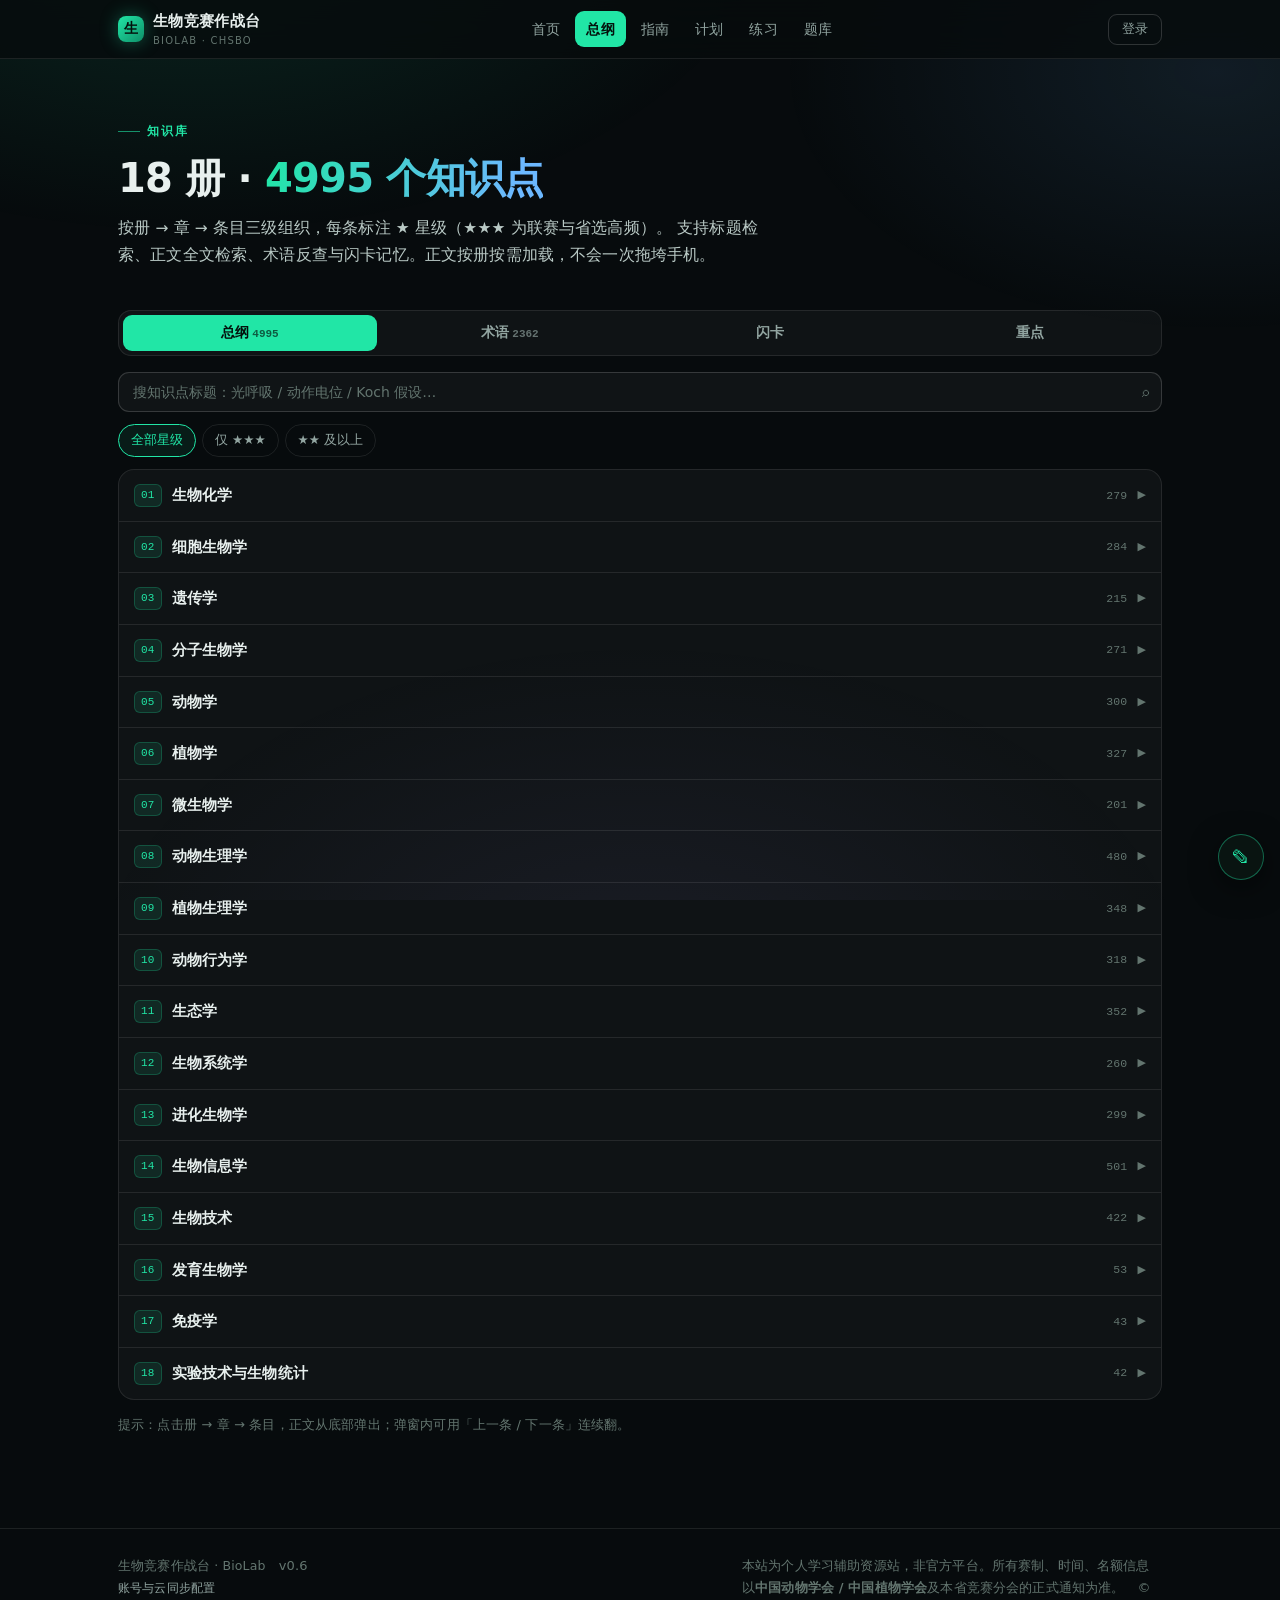
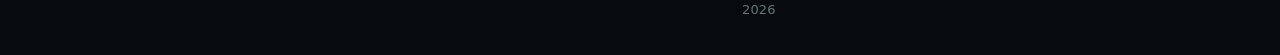
<file: knowledge.html>
<!DOCTYPE html>
<html lang="zh-CN">
<head>
<meta charset="UTF-8">
<meta name="viewport" content="width=device-width, initial-scale=1, viewport-fit=cover">
<title>知识总纲 · 生物竞赛作战台</title>
<meta name="description" content="4995 个生物竞赛知识点、2362 条专业术语，支持目录树浏览、全文检索与闪卡记忆。">
<link rel="stylesheet" href="bio.css">
</head>
<body>

<header class="nav">
  <div class="wrap nav-inner">
    <a class="logo" href="index.html">
      <span class="logo-mark">生</span>
      <span><span class="t">生物竞赛作战台</span><small>BIOLAB · CHSBO</small></span>
    </a>
    <nav class="nav-links">
      <a href="index.html">首页</a>
      <a href="knowledge.html">总纲</a>
      <a href="guide.html">指南</a>
      <a href="plan.html">计划</a>
      <a href="drill.html">练习</a>
      <a href="questions.html">题库</a>
    </nav>
  </div>
</header>

<main>
  <div class="wrap">

    <section class="hero rise">
      <div class="eyebrow">知识库</div>
      <h1>18 册 · <span>4995 个知识点</span></h1>
      <p class="lead" style="max-width:660px">
        按册 → 章 → 条目三级组织，每条标注 ★ 星级（★★★ 为联赛与省选高频）。
        支持标题检索、正文全文检索、术语反查与闪卡记忆。正文按册按需加载，不会一次拖垮手机。
      </p>
    </section>

    <div class="tabs rise d1" id="tabs">
      <button data-tab="tree" class="on">总纲<span class="cnt" id="cntTree"></span></button>
      <button data-tab="terms">术语<span class="cnt" id="cntTerm"></span></button>
      <button data-tab="cards">闪卡</button>
      <button data-tab="hot">重点</button>
    </div>

    <!-- ============ 总纲 ============ -->
    <section class="pane on" id="pane-tree">
      <div class="toolbar">
        <div class="search-box">
          <input id="qTree" type="search" placeholder="搜知识点标题：光呼吸 / 动作电位 / Koch 假设…" autocomplete="off">
          <span class="ico">⌕</span>
        </div>
      </div>
      <div class="chips" id="starChips" style="margin-bottom:12px">
        <button class="chip on" data-star="0">全部星级</button>
        <button class="chip" data-star="3">仅 ★★★</button>
        <button class="chip" data-star="2">★★ 及以上</button>
      </div>
      <div id="treeSearchOut" style="display:none"></div>
      <div id="treeOut"></div>
      <p class="faint" style="margin-top:14px">
        提示：点击册 → 章 → 条目，正文从底部弹出；弹窗内可用「上一条 / 下一条」连续翻。
      </p>
    </section>

    <!-- ============ 术语 ============ -->
    <section class="pane" id="pane-terms">
      <div class="toolbar">
        <div class="search-box">
          <input id="qTerm" type="search" placeholder="搜术语：中文 / 英文 / 释义内容…" autocomplete="off">
          <span class="ico">⌕</span>
        </div>
      </div>
      <div class="chips" id="termChips" style="margin-bottom:12px">
        <button class="chip on" data-book="">全部</button>
        <button class="chip" data-book="生化">生化</button>
        <button class="chip" data-book="分子">分子</button>
        <button class="chip" data-book="细胞">细胞</button>
        <button class="chip" data-book="遗传">遗传</button>
        <button class="chip" data-book="动物">动物</button>
        <button class="chip" data-book="植物">植物</button>
        <button class="chip" data-book="微生物">微生物</button>
        <button class="chip" data-book="动物生理">动物生理</button>
        <button class="chip" data-book="植物生理">植物生理</button>
        <button class="chip" data-book="行为">行为</button>
        <button class="chip" data-book="生态">生态</button>
        <button class="chip" data-book="系统">系统</button>
        <button class="chip" data-book="进化">进化</button>
        <button class="chip" data-book="信息">信息</button>
        <button class="chip" data-book="技术">技术</button>
        <button class="chip" data-book="补充">补充</button>
      </div>
      <div id="termOut"></div>
      <p class="faint" style="margin-top:14px">
        点每条末尾的「出处」标签，可直接跳到总纲对应册章，看上下文。
      </p>
    </section>

    <!-- ============ 闪卡 ============ -->
    <section class="pane" id="pane-cards">
      <div class="toolbar">
        <div class="chips" id="cardMode">
          <button class="chip on" data-mode="term">术语卡</button>
          <button class="chip" data-mode="point">知识点卡</button>
        </div>
        <button class="chip" id="fcCloze">挖空</button>
        <select id="cardBookSel" style="display:none;padding:8px 10px;border-radius:10px;background:rgba(255,255,255,.05);color:var(--text);border:1px solid var(--line-strong);font-family:inherit;font-size:13px"></select>
      </div>
      <div class="fc-stage" id="fcStage"></div>
      <div class="note" style="margin-top:16px">
        <b>怎么用</b>　点卡片翻面，看完自己判断：能复述 → 点「记住了」，这张就不再出现；
        说不清 → 点「再练一次」，它会轮到本组末尾。进度存在本机，关掉浏览器不丢。
      </div>
    </section>

    <!-- ============ 重点 ============ -->
    <section class="pane" id="pane-hot">
      <div id="hotOut"></div>
      <div class="note warn" style="margin-top:16px">
        <b>关于"真题考频"</b>　本页按总纲自带的 ★ 星级聚合，不是真题统计。
        真题原文未导入（订阅类知识库不允许整份导出），如果你手上有真题 PDF，
        可以自己跑一次统计：见仓库 README 的「导入真题」一节。
      </div>
    </section>

  </div>

<!-- ============ 阅读弹窗 ============ -->
<div class="sheet" id="sheet">
  <div class="sheet-mask"></div>
  <div class="sheet-body">
    <span class="grab"></span>
    <div class="sheet-head">
      <div class="sheet-title">
        <h3 id="sheetTitle">—</h3>
        <div class="sheet-meta" id="sheetMeta"></div>
      </div>
      <button class="sheet-close" id="sheetClose">✕</button>
    </div>
    <div class="sheet-main" id="sheetMain"></div>
    <div class="sheet-nav">
      <button class="btn btn-sm" id="sheetPrev">← 上一条</button>
      <button class="btn btn-sm" id="sheetNext">下一条 →</button>
    </div>
  </div>
</div>
</main>

<footer class="footer">
  <div class="wrap footer-inner"></div>
</footer>

<button class="totop" aria-label="回到顶部">↑</button>

<script src="kg-index.js"></script>
<script src="kg-terms.js"></script>
<script src="kg-exam.js"></script>
<script src="app.js"></script>
<script src="kg.js"></script>
<script src="kg-texts.js"></script>
<script src="edit.js"></script>
<script src="supabase-config.js"></script>
<script src="account.js"></script>
</body>
</html>
</file>
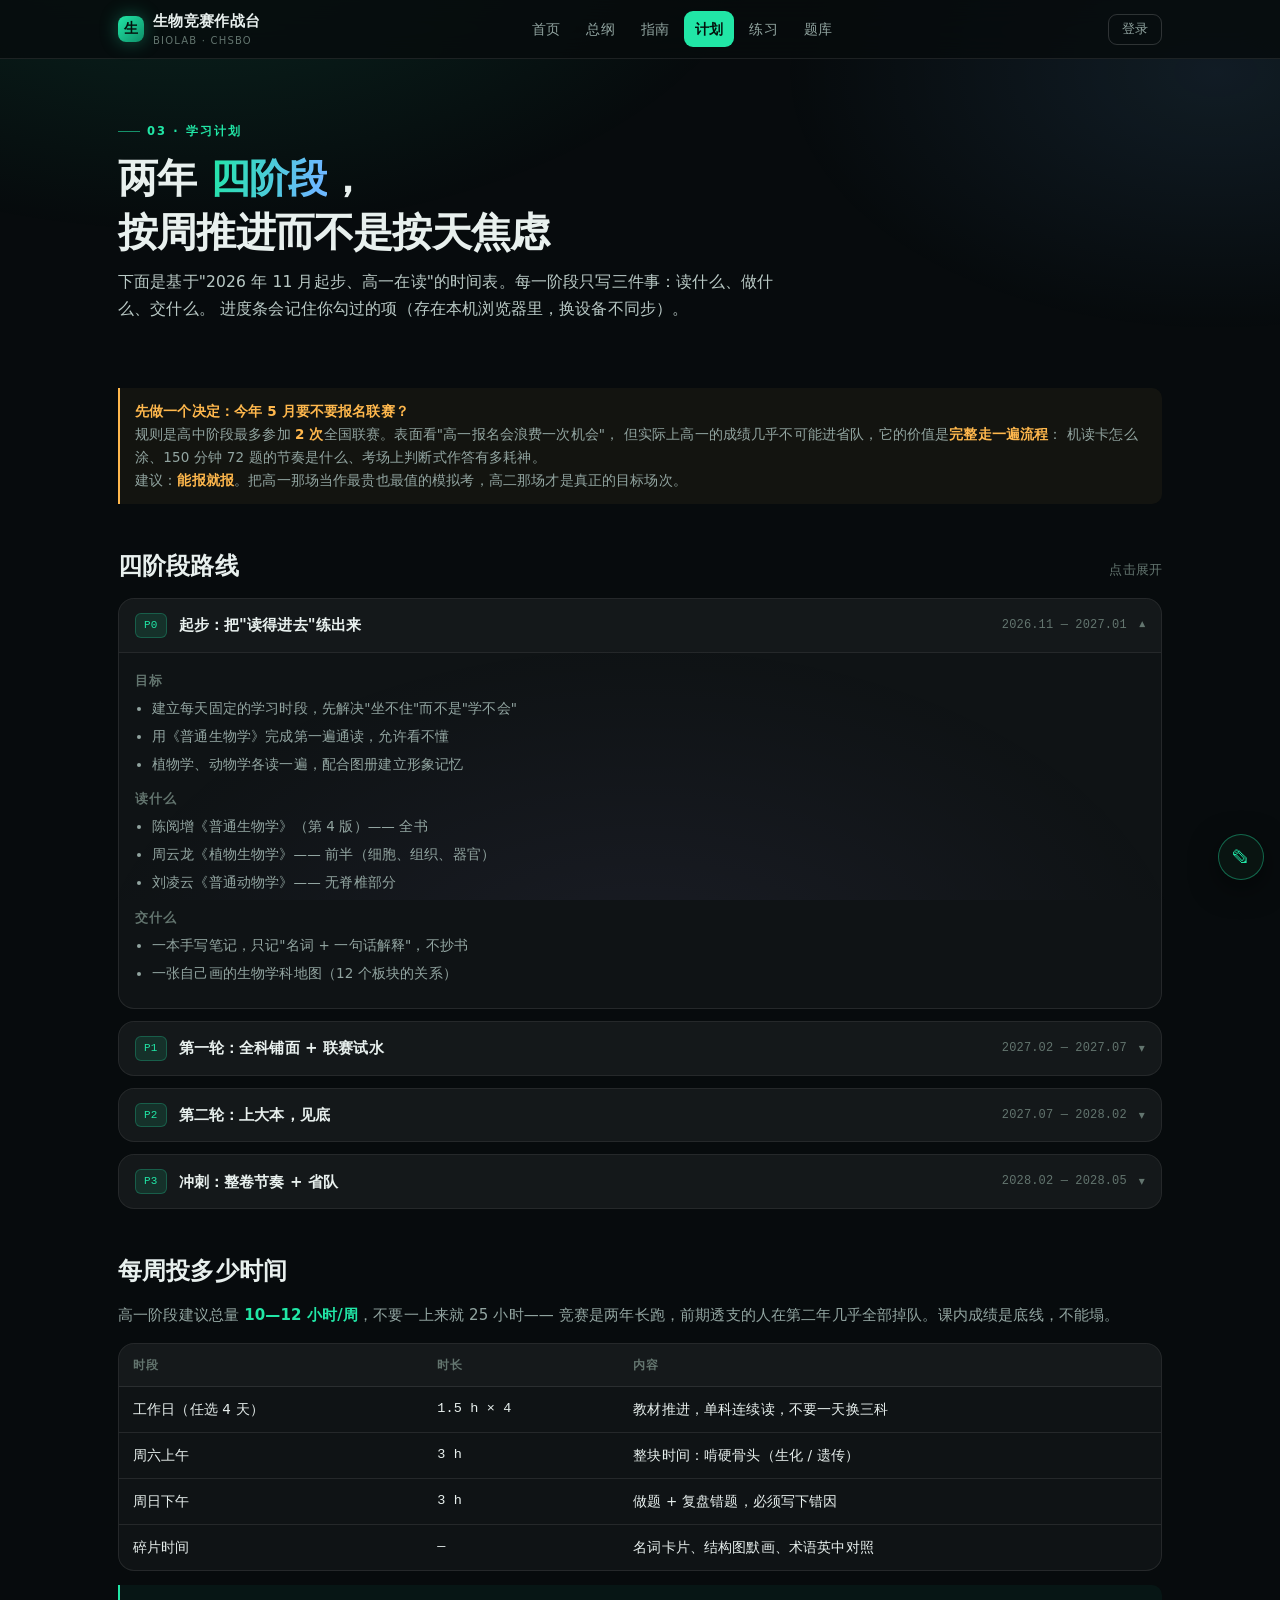
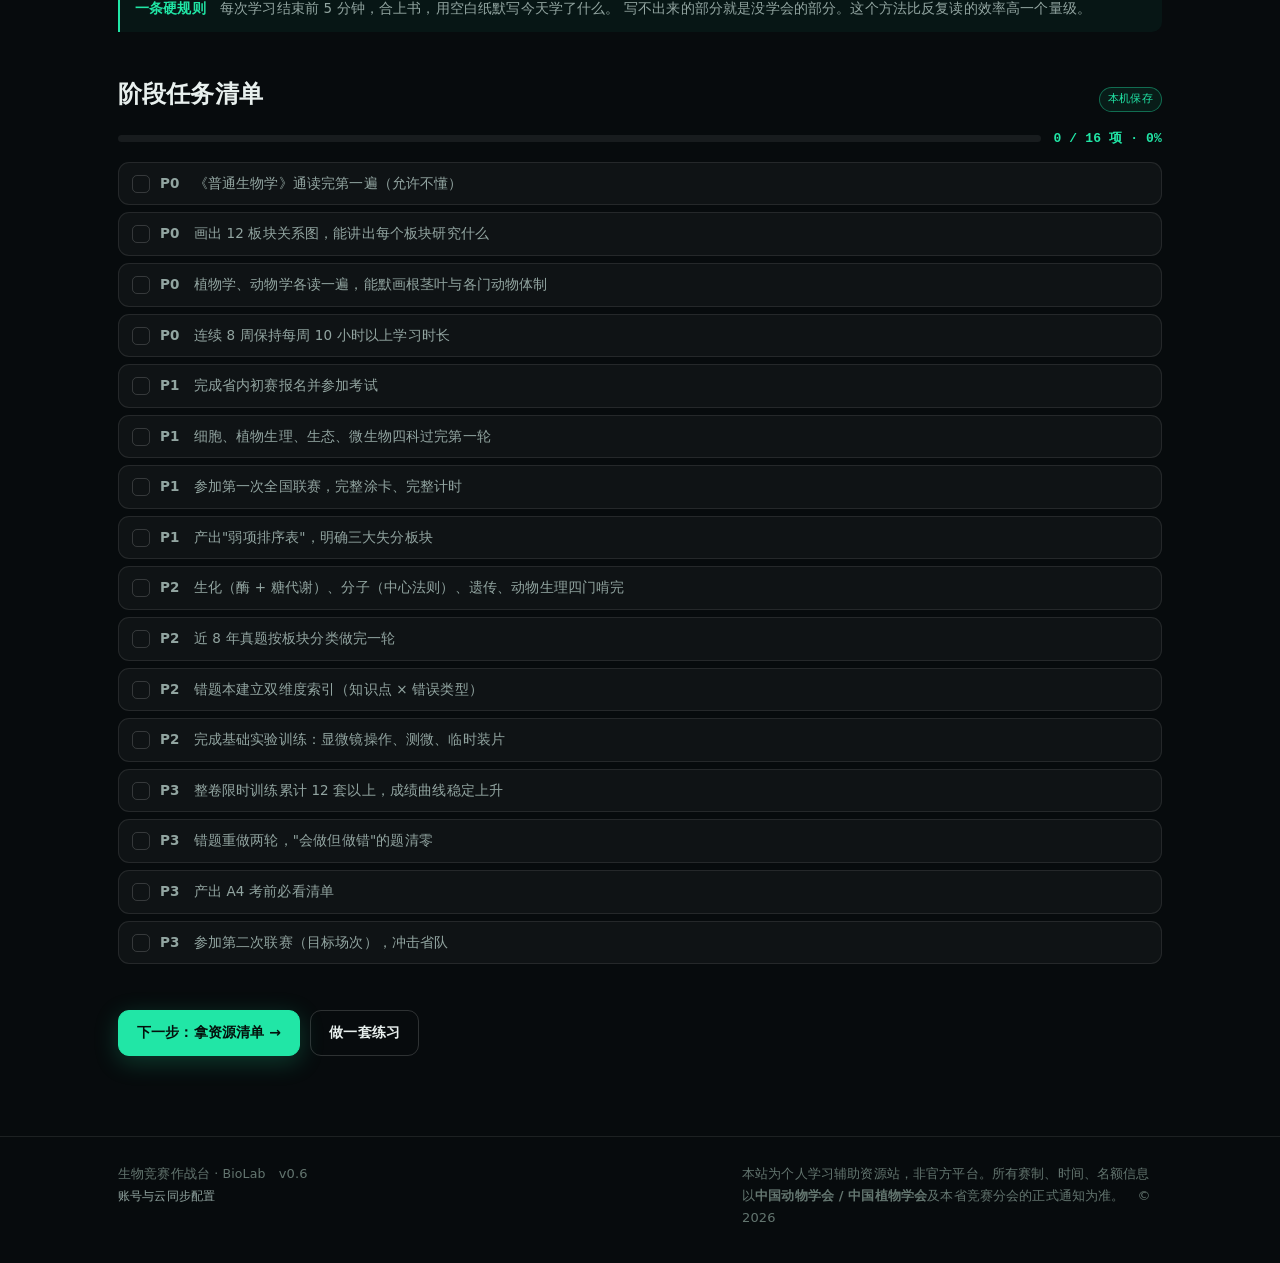
<file: plan.html>
<!DOCTYPE html>
<html lang="zh-CN">
<head>
<meta charset="UTF-8">
<meta name="viewport" content="width=device-width, initial-scale=1, viewport-fit=cover">
<title>学习计划 · 生物竞赛作战台</title>
<meta name="description" content="高一零基础到省队的四阶段时间表、每周时间分配、阶段任务打卡清单。">
<link rel="stylesheet" href="bio.css">
</head>
<body>

<header class="nav">
  <div class="wrap nav-inner">
    <a class="logo" href="index.html">
      <span class="logo-mark">生</span>
      <span><span class="t">生物竞赛作战台</span><small>BIOLAB · CHSBO</small></span>
    </a>
    <nav class="nav-links">
      <a href="index.html">首页</a>
      <a href="knowledge.html">总纲</a>
      <a href="guide.html">指南</a>
      <a href="plan.html">计划</a>
      <a href="drill.html">练习</a>
      <a href="questions.html">题库</a>
    </nav>
  </div>
</header>

<main>
  <div class="wrap">

    <section class="hero rise">
      <div class="eyebrow">03 · 学习计划</div>
      <h1>两年 <span>四阶段</span>，<br>按周推进而不是按天焦虑</h1>
      <p class="lead" style="max-width:660px">
        下面是基于"2026 年 11 月起步、高一在读"的时间表。每一阶段只写三件事：读什么、做什么、交什么。
        进度条会记住你勾过的项（存在本机浏览器里，换设备不同步）。
      </p>
    </section>

    <!-- 一个关键判断 -->
    <section class="section rise d1">
      <div class="note warn">
        <b>先做一个决定：今年 5 月要不要报名联赛？</b><br>
        规则是高中阶段最多参加 <b>2 次</b>全国联赛。表面看"高一报名会浪费一次机会"，
        但实际上高一的成绩几乎不可能进省队，它的价值是<b>完整走一遍流程</b>：
        机读卡怎么涂、150 分钟 72 题的节奏是什么、考场上判断式作答有多耗神。<br>
        建议：<b>能报就报</b>。把高一那场当作最贵也最值的模拟考，高二那场才是真正的目标场次。
      </div>
    </section>

    <!-- 阶段 -->
    <section class="section rise d2">
      <div class="section-head"><h2>四阶段路线</h2><span class="faint">点击展开</span></div>

      <div class="phase open">
        <div class="phase-head">
          <span class="phase-no">P0</span>
          <h3>起步：把"读得进去"练出来</h3>
          <span class="when">2026.11 — 2027.01</span>
          <span class="chev">▾</span>
        </div>
        <div class="phase-body">
          <h4>目标</h4>
          <ul>
            <li>建立每天固定的学习时段，先解决"坐不住"而不是"学不会"</li>
            <li>用《普通生物学》完成第一遍通读，允许看不懂</li>
            <li>植物学、动物学各读一遍，配合图册建立形象记忆</li>
          </ul>
          <h4>读什么</h4>
          <ul>
            <li>陈阅增《普通生物学》（第 4 版）—— 全书</li>
            <li>周云龙《植物生物学》—— 前半（细胞、组织、器官）</li>
            <li>刘凌云《普通动物学》—— 无脊椎部分</li>
          </ul>
          <h4>交什么</h4>
          <ul>
            <li>一本手写笔记，只记"名词 + 一句话解释"，不抄书</li>
            <li>一张自己画的生物学科地图（12 个板块的关系）</li>
          </ul>
        </div>
      </div>

      <div class="phase">
        <div class="phase-head">
          <span class="phase-no">P1</span>
          <h3>第一轮：全科铺面 + 联赛试水</h3>
          <span class="when">2027.02 — 2027.07</span>
          <span class="chev">▾</span>
        </div>
        <div class="phase-body">
          <h4>目标</h4>
          <ul>
            <li>12 个板块全部过一遍，不留空白区</li>
            <li>3—4 月参加省内初赛，5 月参加第一次全国联赛</li>
            <li>考完后立刻复盘：哪 3 个板块失分最重</li>
          </ul>
          <h4>读什么</h4>
          <ul>
            <li>翟中和《细胞生物学》—— 除信号转导外全读</li>
            <li>潘瑞炽《植物生理学》—— 水分、光合、激素</li>
            <li>牛翠娟《基础生态学》—— 全本</li>
            <li>周德庆《微生物学教程》—— 形态与生长部分</li>
          </ul>
          <h4>交什么</h4>
          <ul>
            <li>第一次联赛的完整错题记录（按板块归类）</li>
            <li>一份"我的弱项排序表"</li>
          </ul>
        </div>
      </div>

      <div class="phase">
        <div class="phase-head">
          <span class="phase-no">P2</span>
          <h3>第二轮：上大本，见底</h3>
          <span class="when">2027.07 — 2028.02</span>
          <span class="chev">▾</span>
        </div>
        <div class="phase-body">
          <h4>目标</h4>
          <ul>
            <li>生化、遗传、动物生理三门硬骨头啃下来，这是拉开差距的地方</li>
            <li>真题开始<b>按板块分类做</b>，不要整卷</li>
            <li>接触实验：至少完成显微镜操作、显微镜测微、简单显微制片</li>
          </ul>
          <h4>读什么</h4>
          <ul>
            <li>王镜岩《生物化学》上册（重点：酶、糖代谢）</li>
            <li>朱玉贤《现代分子生物学》核心章节</li>
            <li>刘祖洞《遗传学》全本 + 大量计算题</li>
            <li>王玢《人体及动物生理学》全本</li>
            <li>苏宏鑫《高中生物奥赛讲义》用于查漏与串讲</li>
          </ul>
          <h4>交什么</h4>
          <ul>
            <li>近 8 年真题按板块做完一轮</li>
            <li>错题本按"知识点 × 错误类型"双维度索引</li>
          </ul>
        </div>
      </div>

      <div class="phase">
        <div class="phase-head">
          <span class="phase-no">P3</span>
          <h3>冲刺：整卷节奏 + 省队</h3>
          <span class="when">2028.02 — 2028.05</span>
          <span class="chev">▾</span>
        </div>
        <div class="phase-body">
          <h4>目标</h4>
          <ul>
            <li>每周至少 1 套整卷，严格 150 分钟，涂卡</li>
            <li>把"会做但做错"的题彻底消灭——这是 1 分到 2 分的唯一通道</li>
            <li>确定最终目标：省一 or 省队</li>
          </ul>
          <h4>做什么</h4>
          <ul>
            <li>近 10 年真题整卷限时训练，目标正确率稳定在能进省队的分数带</li>
            <li>每周一次错题重做，只看错题本不看新内容</li>
            <li>考前两周调作息，把生物钟调到上午 10:00 最清醒</li>
          </ul>
          <h4>交什么</h4>
          <ul>
            <li>整卷成绩曲线（至少 12 个数据点）</li>
            <li>一份 A4 的"考前必看清单"：只写自己反复错的知识点</li>
          </ul>
        </div>
      </div>
    </section>

    <!-- 每周时间 -->
    <section class="section rise d3">
      <div class="section-head"><h2>每周投多少时间</h2></div>
      <p>
        高一阶段建议总量 <b class="hl">10—12 小时/周</b>，不要一上来就 25 小时——
        竞赛是两年长跑，前期透支的人在第二年几乎全部掉队。课内成绩是底线，不能塌。
      </p>
      <div class="table-wrap" style="margin-top:14px">
        <table>
          <thead><tr><th>时段</th><th>时长</th><th>内容</th></tr></thead>
          <tbody>
            <tr><td>工作日（任选 4 天）</td><td class="num">1.5 h × 4</td><td>教材推进，单科连续读，不要一天换三科</td></tr>
            <tr><td>周六上午</td><td class="num">3 h</td><td>整块时间：啃硬骨头（生化 / 遗传）</td></tr>
            <tr><td>周日下午</td><td class="num">3 h</td><td>做题 + 复盘错题，必须写下错因</td></tr>
            <tr><td>碎片时间</td><td class="num">—</td><td>名词卡片、结构图默画、术语英中对照</td></tr>
          </tbody>
        </table>
      </div>
      <div class="note">
        <b>一条硬规则</b>　每次学习结束前 5 分钟，合上书，用空白纸默写今天学了什么。
        写不出来的部分就是没学会的部分。这个方法比反复读的效率高一个量级。
      </div>
    </section>

    <!-- 打卡 -->
    <section class="section rise d4">
      <div class="section-head">
        <h2>阶段任务清单</h2>
        <span class="tag tag-mint">本机保存</span>
      </div>
      <div class="progress-line">
        <div class="bar"><i id="progressBar" style="width:0%"></i></div>
        <b id="progressText">0 / 0 项</b>
      </div>

      <div class="check-list" style="margin-top:12px">
        <label class="check"><input type="checkbox" data-id="p0-1"><span class="box"></span><span class="txt"><b>P0</b>　《普通生物学》通读完第一遍（允许不懂）</span></label>
        <label class="check"><input type="checkbox" data-id="p0-2"><span class="box"></span><span class="txt"><b>P0</b>　画出 12 板块关系图，能讲出每个板块研究什么</span></label>
        <label class="check"><input type="checkbox" data-id="p0-3"><span class="box"></span><span class="txt"><b>P0</b>　植物学、动物学各读一遍，能默画根茎叶与各门动物体制</span></label>
        <label class="check"><input type="checkbox" data-id="p0-4"><span class="box"></span><span class="txt"><b>P0</b>　连续 8 周保持每周 10 小时以上学习时长</span></label>

        <label class="check"><input type="checkbox" data-id="p1-1"><span class="box"></span><span class="txt"><b>P1</b>　完成省内初赛报名并参加考试</span></label>
        <label class="check"><input type="checkbox" data-id="p1-2"><span class="box"></span><span class="txt"><b>P1</b>　细胞、植物生理、生态、微生物四科过完第一轮</span></label>
        <label class="check"><input type="checkbox" data-id="p1-3"><span class="box"></span><span class="txt"><b>P1</b>　参加第一次全国联赛，完整涂卡、完整计时</span></label>
        <label class="check"><input type="checkbox" data-id="p1-4"><span class="box"></span><span class="txt"><b>P1</b>　产出"弱项排序表"，明确三大失分板块</span></label>

        <label class="check"><input type="checkbox" data-id="p2-1"><span class="box"></span><span class="txt"><b>P2</b>　生化（酶 + 糖代谢）、分子（中心法则）、遗传、动物生理四门啃完</span></label>
        <label class="check"><input type="checkbox" data-id="p2-2"><span class="box"></span><span class="txt"><b>P2</b>　近 8 年真题按板块分类做完一轮</span></label>
        <label class="check"><input type="checkbox" data-id="p2-3"><span class="box"></span><span class="txt"><b>P2</b>　错题本建立双维度索引（知识点 × 错误类型）</span></label>
        <label class="check"><input type="checkbox" data-id="p2-4"><span class="box"></span><span class="txt"><b>P2</b>　完成基础实验训练：显微镜操作、测微、临时装片</span></label>

        <label class="check"><input type="checkbox" data-id="p3-1"><span class="box"></span><span class="txt"><b>P3</b>　整卷限时训练累计 12 套以上，成绩曲线稳定上升</span></label>
        <label class="check"><input type="checkbox" data-id="p3-2"><span class="box"></span><span class="txt"><b>P3</b>　错题重做两轮，"会做但做错"的题清零</span></label>
        <label class="check"><input type="checkbox" data-id="p3-3"><span class="box"></span><span class="txt"><b>P3</b>　产出 A4 考前必看清单</span></label>
        <label class="check"><input type="checkbox" data-id="p3-4"><span class="box"></span><span class="txt"><b>P3</b>　参加第二次联赛（目标场次），冲击省队</span></label>
      </div>
    </section>

    <section class="section">
      <div class="hero-actions">
        <a class="btn btn-primary" href="guide.html">下一步：拿资源清单 →</a>
        <a class="btn" href="drill.html">做一套练习</a>
      </div>
    </section>

  </div>
</main>

<footer class="footer">
  <div class="wrap footer-inner"></div>
</footer>

<button class="totop" aria-label="回到顶部">↑</button>
<script src="app.js"></script>
<script src="kg-texts.js"></script>
<script src="edit.js"></script>
<script src="supabase-config.js"></script>
<script src="account.js"></script>
</body>
</html>
</file>
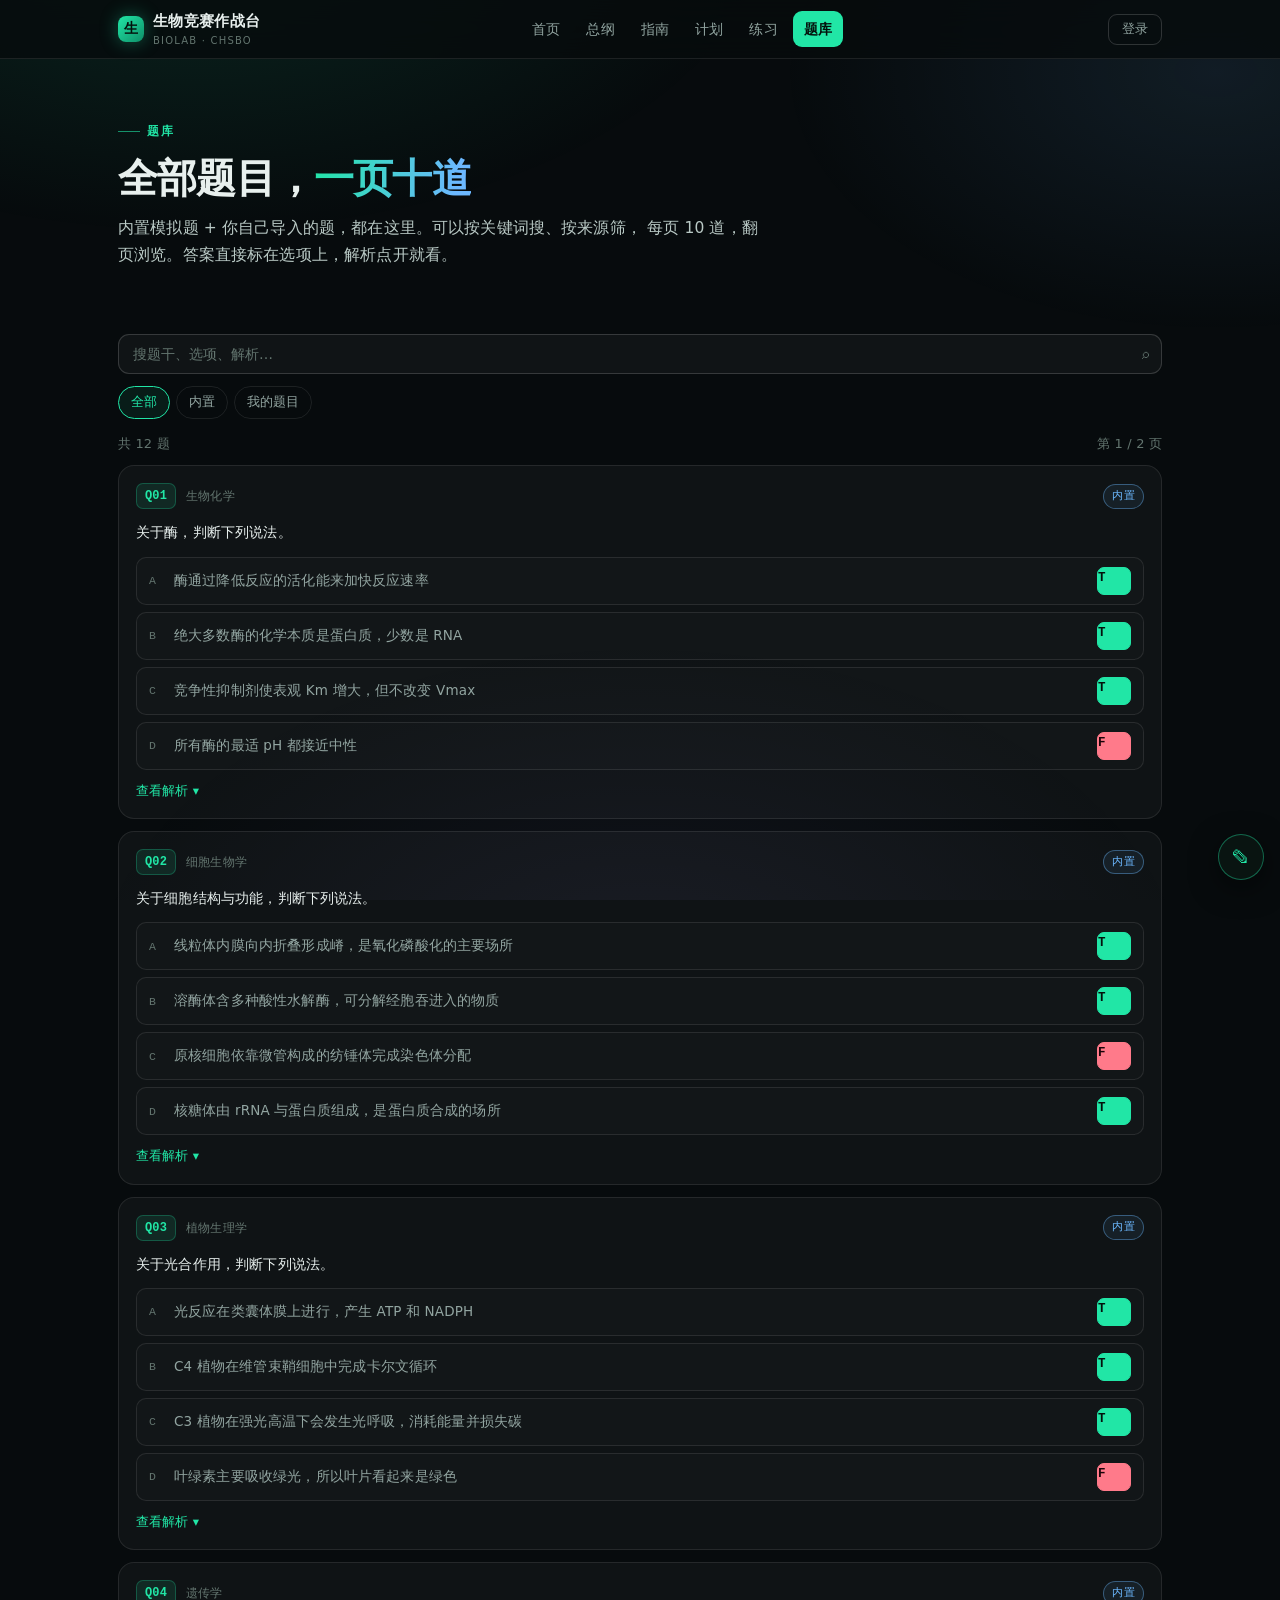
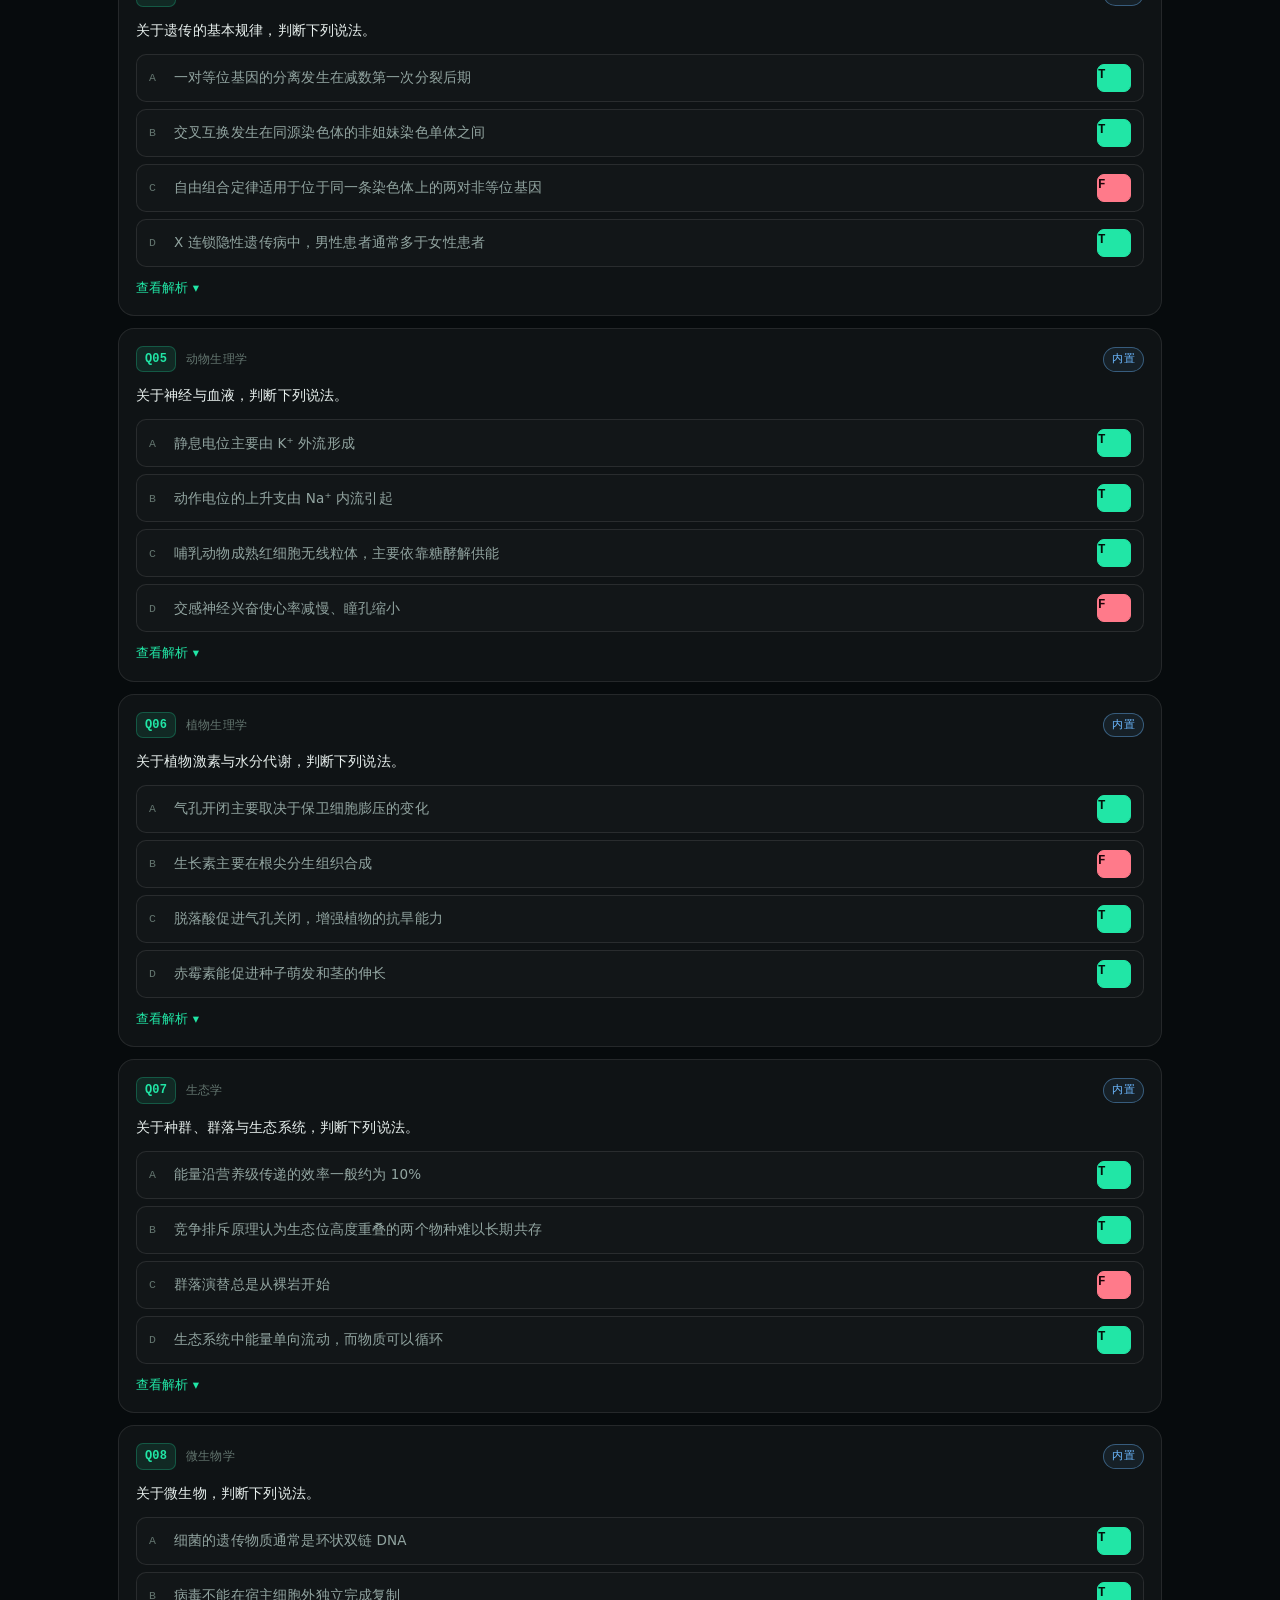
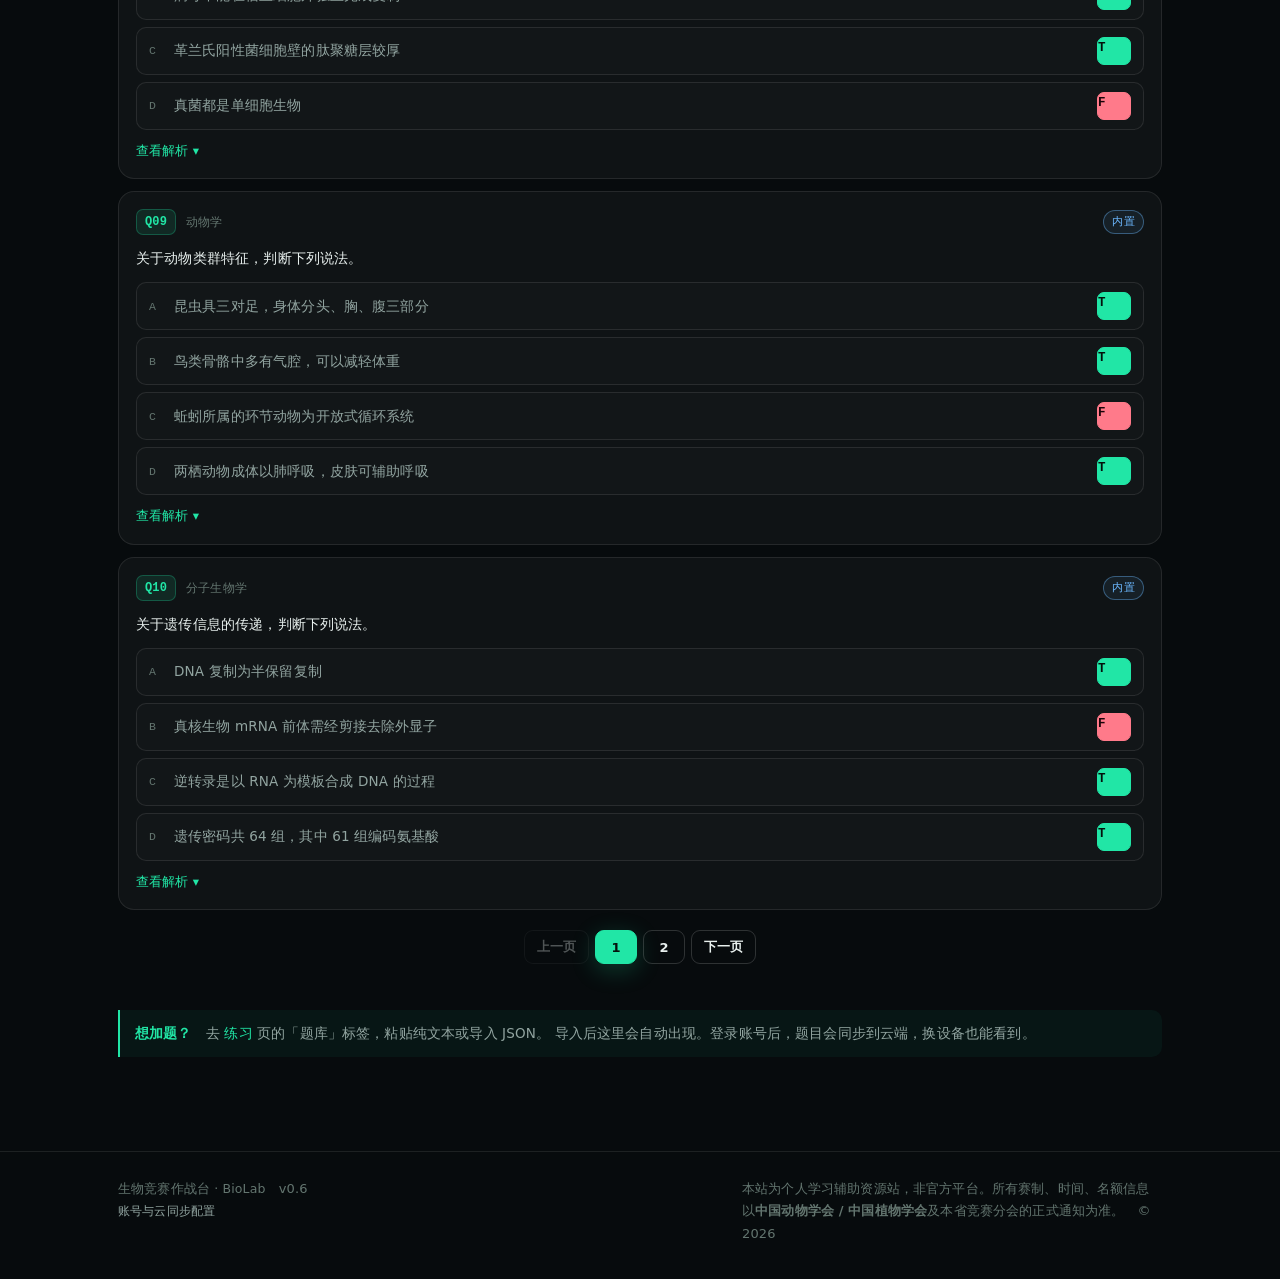
<file: questions.html>
<!DOCTYPE html>
<html lang="zh-CN">
<head>
<meta charset="UTF-8">
<meta name="viewport" content="width=device-width, initial-scale=1, viewport-fit=cover">
<title>题库 · 生物竞赛作战台</title>
<meta name="description" content="浏览全部练习题：按板块、关键词筛选，10 题一页翻页查看。">
<link rel="stylesheet" href="bio.css">
</head>
<body>

<header class="nav">
  <div class="wrap nav-inner">
    <a class="logo" href="index.html">
      <span class="logo-mark">生</span>
      <span><span class="t">生物竞赛作战台</span><small>BIOLAB · CHSBO</small></span>
    </a>
    <nav class="nav-links">
      <a href="index.html">首页</a>
      <a href="knowledge.html">总纲</a>
      <a href="guide.html">指南</a>
      <a href="plan.html">计划</a>
      <a href="drill.html">练习</a>
      <a href="questions.html">题库</a>
    </nav>
  </div>
</header>

<main>
  <div class="wrap">

    <section class="hero rise">
      <div class="eyebrow">题库</div>
      <h1>全部题目，<span>一页十道</span></h1>
      <p class="lead" style="max-width:640px">
        内置模拟题 + 你自己导入的题，都在这里。可以按关键词搜、按来源筛，
        每页 10 道，翻页浏览。答案直接标在选项上，解析点开就看。
      </p>
    </section>

    <section class="section rise d1">
      <div class="toolbar">
        <div class="search-box">
          <input id="qSearch" type="search" placeholder="搜题干、选项、解析…" autocomplete="off">
          <span class="ico">⌕</span>
        </div>
      </div>
      <div class="chips" id="qFilter" style="margin-bottom:14px">
        <button class="chip on" data-f="all">全部</button>
        <button class="chip" data-f="builtin">内置</button>
        <button class="chip" data-f="custom">我的题目</button>
      </div>

      <div class="res-head"><span id="qStat">—</span><span id="qPageInfo">—</span></div>

      <div id="qList"></div>

      <div class="pager" id="qPager"></div>
    </section>

    <section class="section">
      <div class="note">
        <b>想加题？</b>　去 <a href="drill.html">练习</a> 页的「题库」标签，粘贴纯文本或导入 JSON。
        导入后这里会自动出现。登录账号后，题目会同步到云端，换设备也能看到。
      </div>
    </section>

  </div>
</main>

<footer class="footer">
  <div class="wrap footer-inner"></div>
</footer>

<button class="totop" aria-label="回到顶部">↑</button>

<script src="quiz-data.js"></script>
<script src="app.js"></script>
<script src="questions.js"></script>
<script src="kg-texts.js"></script>
<script src="edit.js"></script>
<script src="supabase-config.js"></script>
<script src="account.js"></script>
</body>
</html>
</file>
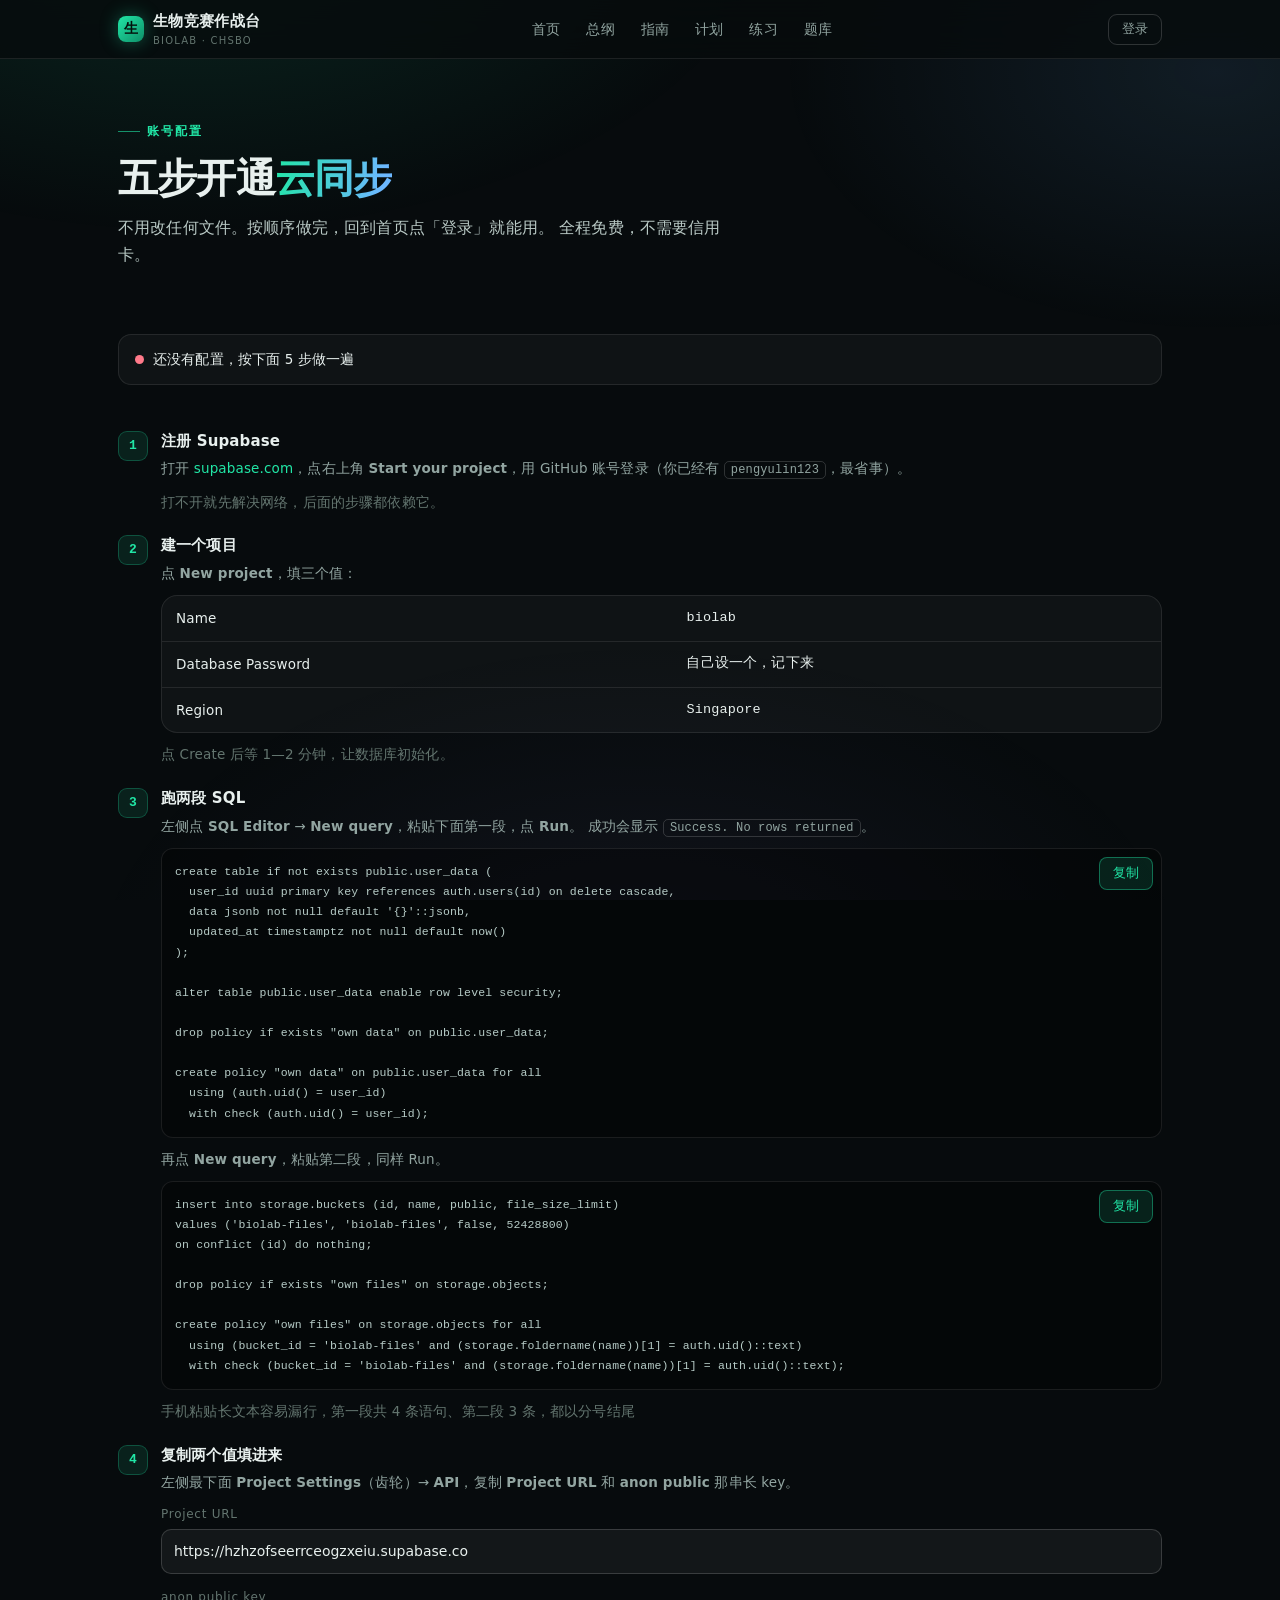
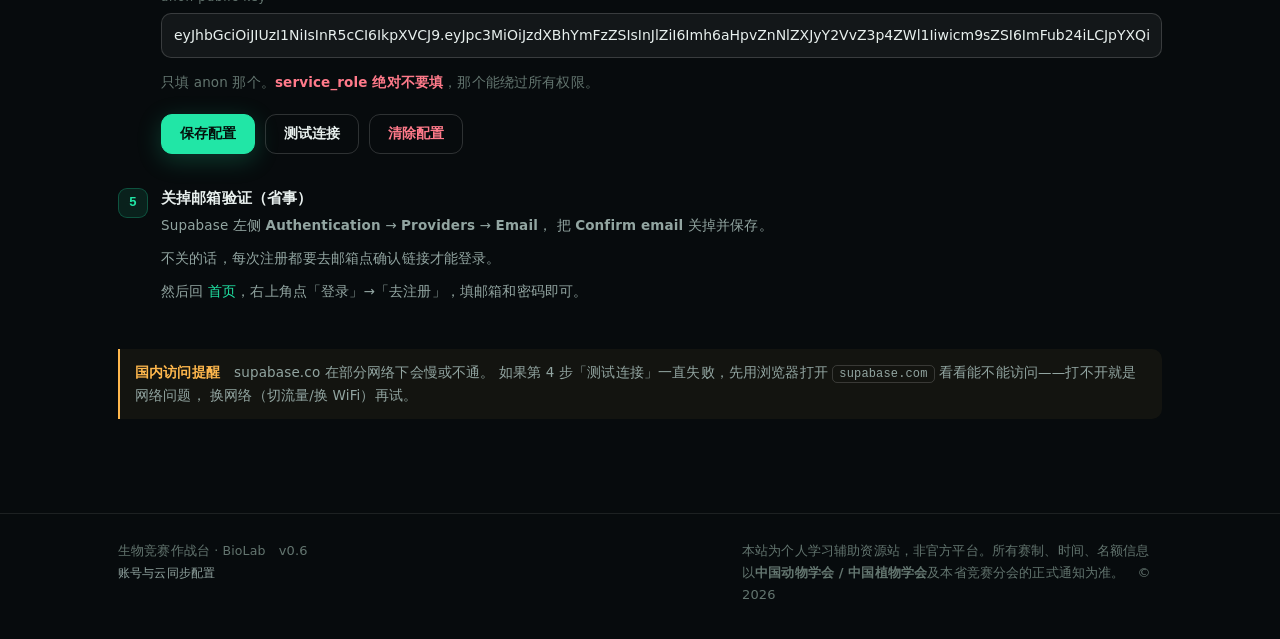
<file: setup.html>
<!DOCTYPE html>
<html lang="zh-CN">
<head>
<meta charset="UTF-8">
<meta name="viewport" content="width=device-width, initial-scale=1, viewport-fit=cover">
<title>账号配置 · 生物竞赛作战台</title>
<link rel="stylesheet" href="bio.css">
<style>
  .step { display: flex; gap: 13px; margin-bottom: 22px; }
  .step-no {
    flex-shrink: 0; width: 30px; height: 30px; border-radius: 9px;
    display: grid; place-items: center; font-family: var(--mono);
    font-size: 13px; font-weight: 700; color: var(--mint);
    background: rgba(33,230,166,.1); border: 1px solid rgba(33,230,166,.25);
  }
  .step-body { flex: 1; min-width: 0; }
  .step-body h3 { font-size: 15px; margin: 0 0 6px; }
  .step-body p { font-size: 13.5px; margin: 0 0 10px; }
  .code-box {
    position: relative; border: 1px solid var(--line); border-radius: 12px;
    background: rgba(0,0,0,.35); margin: 10px 0;
  }
  .code-box pre {
    margin: 0; padding: 13px 13px 13px 13px; overflow-x: auto;
    font-family: var(--mono); font-size: 11.5px; line-height: 1.75;
    color: #b7ccc7; -webkit-overflow-scrolling: touch; max-height: 300px;
  }
  .copy-btn {
    position: sticky; float: right; top: 8px; margin: 8px;
    padding: 7px 13px; border-radius: 8px; font-size: 12.5px;
    border: 1px solid rgba(33,230,166,.4); background: rgba(33,230,166,.12);
    color: var(--mint); cursor: pointer; font-family: inherit;
  }
  .copy-btn:active { background: var(--mint); color: #04110c; }
  .status {
    display: flex; align-items: center; gap: 9px; padding: 13px 16px;
    border-radius: 13px; border: 1px solid var(--line); font-size: 13.5px;
    background: var(--panel); margin-bottom: 20px;
  }
  .dot { width: 9px; height: 9px; border-radius: 50%; background: var(--text-faint); flex-shrink: 0; }
  .dot.ok { background: var(--mint); box-shadow: 0 0 10px rgba(33,230,166,.7); }
  .dot.bad { background: var(--rose); }
  .kbd {
    font-family: var(--mono); font-size: 12px; padding: 1px 6px;
    border-radius: 5px; border: 1px solid var(--line-strong); color: var(--text-dim);
  }
</style>
</head>
<body>

<header class="nav">
  <div class="wrap nav-inner">
    <a class="logo" href="index.html">
      <span class="logo-mark">生</span>
      <span><span class="t">生物竞赛作战台</span><small>BIOLAB · CHSBO</small></span>
    </a>
    <nav class="nav-links">
      <a href="index.html">首页</a>
      <a href="knowledge.html">总纲</a>
      <a href="guide.html">指南</a>
      <a href="plan.html">计划</a>
      <a href="drill.html">练习</a>
      <a href="questions.html">题库</a>
    </nav>
  </div>
</header>

<main>
  <div class="wrap">

    <section class="hero">
      <div class="eyebrow">账号配置</div>
      <h1>五步开通<span>云同步</span></h1>
      <p class="lead" style="max-width:620px">
        不用改任何文件。按顺序做完，回到首页点「登录」就能用。
        全程免费，不需要信用卡。
      </p>
    </section>

    <section class="section">
      <div class="status" id="statusBar">
        <span class="dot" id="statusDot"></span>
        <span id="statusText">正在检查配置…</span>
      </div>
    </section>

    <!-- 1 -->
    <section class="section">
      <div class="step">
        <div class="step-no">1</div>
        <div class="step-body">
          <h3>注册 Supabase</h3>
          <p>打开 <a href="https://supabase.com" target="_blank" rel="noopener">supabase.com</a>，点右上角
            <b>Start your project</b>，用 GitHub 账号登录（你已经有 <span class="kbd">pengyulin123</span>，最省事）。</p>
          <p class="faint" style="margin:0">打不开就先解决网络，后面的步骤都依赖它。</p>
        </div>
      </div>

      <!-- 2 -->
      <div class="step">
        <div class="step-no">2</div>
        <div class="step-body">
          <h3>建一个项目</h3>
          <p>点 <b>New project</b>，填三个值：</p>
          <div class="table-wrap" style="margin:10px 0">
            <table>
              <tbody>
                <tr><td>Name</td><td class="num">biolab</td></tr>
                <tr><td>Database Password</td><td class="num">自己设一个，记下来</td></tr>
                <tr><td>Region</td><td class="num">Singapore</td></tr>
              </tbody>
            </table>
          </div>
          <p class="faint" style="margin:0">点 Create 后等 1—2 分钟，让数据库初始化。</p>
        </div>
      </div>

      <!-- 3 -->
      <div class="step">
        <div class="step-no">3</div>
        <div class="step-body">
          <h3>跑两段 SQL</h3>
          <p>左侧点 <b>SQL Editor</b> → <b>New query</b>，粘贴下面第一段，点 <b>Run</b>。
            成功会显示 <span class="kbd">Success. No rows returned</span>。</p>

          <div class="code-box">
            <button class="copy-btn" data-copy="sql1">复制</button>
            <pre id="sql1">create table if not exists public.user_data (
  user_id uuid primary key references auth.users(id) on delete cascade,
  data jsonb not null default '{}'::jsonb,
  updated_at timestamptz not null default now()
);

alter table public.user_data enable row level security;

drop policy if exists "own data" on public.user_data;

create policy "own data" on public.user_data for all
  using (auth.uid() = user_id)
  with check (auth.uid() = user_id);</pre>
          </div>

          <p>再点 <b>New query</b>，粘贴第二段，同样 Run。</p>

          <div class="code-box">
            <button class="copy-btn" data-copy="sql2">复制</button>
            <pre id="sql2">insert into storage.buckets (id, name, public, file_size_limit)
values ('biolab-files', 'biolab-files', false, 52428800)
on conflict (id) do nothing;

drop policy if exists "own files" on storage.objects;

create policy "own files" on storage.objects for all
  using (bucket_id = 'biolab-files' and (storage.foldername(name))[1] = auth.uid()::text)
  with check (bucket_id = 'biolab-files' and (storage.foldername(name))[1] = auth.uid()::text);</pre>
          </div>

          <p class="faint" style="margin:0">
            手机粘贴长文本容易漏行，第一段共 4 条语句、第二段 3 条，都以分号结尾
          </p>
        </div>
      </div>

      <!-- 4 -->
      <div class="step">
        <div class="step-no">4</div>
        <div class="step-body">
          <h3>复制两个值填进来</h3>
          <p>左侧最下面 <b>Project Settings</b>（齿轮）→ <b>API</b>，复制
            <b>Project URL</b> 和 <b>anon public</b> 那串长 key。</p>

          <div class="field">
            <label>Project URL</label>
            <input id="cfgUrl" type="url" placeholder="https://xxxxxxxx.supabase.co"
                   autocomplete="off" spellcheck="false">
          </div>
          <div class="field">
            <label>anon public key</label>
            <input id="cfgKey" type="text" placeholder="eyJhbGciOiJIUzI1NiIsInR5cCI6…"
                   autocomplete="off" spellcheck="false">
          </div>
          <p class="faint" style="margin:0 0 12px">
            只填 anon 那个。<b style="color:var(--rose)">service_role 绝对不要填</b>，那个能绕过所有权限。
          </p>

          <div class="hero-actions">
            <button class="btn btn-primary" id="saveBtn">保存配置</button>
            <button class="btn" id="testBtn">测试连接</button>
            <button class="btn" id="clearBtn" style="color:var(--rose)">清除配置</button>
          </div>
          <p class="faint" id="cfgMsg" style="margin-top:12px"></p>
        </div>
      </div>

      <!-- 5 -->
      <div class="step">
        <div class="step-no">5</div>
        <div class="step-body">
          <h3>关掉邮箱验证（省事）</h3>
          <p>Supabase 左侧 <b>Authentication</b> → <b>Providers</b> → <b>Email</b>，
            把 <b>Confirm email</b> 关掉并保存。</p>
          <p>不关的话，每次注册都要去邮箱点确认链接才能登录。</p>
          <p style="margin-bottom:0">
            然后回 <a href="index.html">首页</a>，右上角点「登录」→「去注册」，填邮箱和密码即可。
          </p>
        </div>
      </div>
    </section>

    <section class="section">
      <div class="note warn">
        <b>国内访问提醒</b>　supabase.co 在部分网络下会慢或不通。
        如果第 4 步「测试连接」一直失败，先用浏览器打开
        <span class="kbd">supabase.com</span> 看看能不能访问——打不开就是网络问题，
        换网络（切流量/换 WiFi）再试。
      </div>
    </section>

  </div>
</main>

<footer class="footer">
  <div class="wrap footer-inner"></div>
</footer>

<button class="totop" aria-label="回到顶部">↑</button>

<script src="app.js"></script>
<script src="supabase-config.js"></script>
<script src="account.js"></script>
<script>
(function () {
  "use strict";
  var LS_CFG = "biolab.sbcfg.v1";

  function $(id) { return document.getElementById(id); }

  function readCfg() {
    try { return JSON.parse(localStorage.getItem(LS_CFG) || "{}"); } catch (e) { return {}; }
  }
  function writeCfg(o) {
    try { localStorage.setItem(LS_CFG, JSON.stringify(o)); } catch (e) {}
  }

  function setStatus(kind, text) {
    var d = $("statusDot"), t = $("statusText");
    if (!d || !t) return;
    d.className = "dot" + (kind ? " " + kind : "");
    t.textContent = text;
  }

  function msg(text, color) {
    var m = $("cfgMsg");
    if (!m) return;
    m.textContent = text;
    m.style.color = color || "var(--text-faint)";
  }

  function normalizeUrl(u) {
    u = String(u || "").trim().replace(/\/+$/, "");
    if (u && !/^https?:\/\//i.test(u)) u = "https://" + u;
    return u;
  }

  function testConn(url, key) {
    return fetch(url + "/auth/v1/health", {
      headers: { apikey: key }
    }).then(function (r) {
      if (r.ok) return true;
      return r.text().then(function (t) {
        throw new Error("HTTP " + r.status + (t ? " · " + t.slice(0, 60) : ""));
      });
    });
  }

  function boot() {
    var cfg = readCfg();
    if (cfg.url) $("cfgUrl").value = cfg.url;
    if (cfg.anonKey) $("cfgKey").value = cfg.anonKey;

    if (window.SUPABASE_CONFIG && window.SUPABASE_CONFIG.url && !cfg.url) {
      $("cfgUrl").value = window.SUPABASE_CONFIG.url;
      $("cfgKey").value = window.SUPABASE_CONFIG.anonKey || "";
    }

    if (cfg.url && cfg.anonKey) {
      setStatus("", "已保存配置，正在测试连接…");
      testConn(cfg.url, cfg.anonKey).then(function () {
        setStatus("ok", "配置有效，服务器可以连通");
      }).catch(function (e) {
        setStatus("bad", "配置已保存，但连不上：" + e.message);
      });
    } else {
      setStatus("bad", "还没有配置，按下面 5 步做一遍");
    }

    // 复制按钮
    document.querySelectorAll("[data-copy]").forEach(function (btn) {
      btn.addEventListener("click", function () {
        var id = this.getAttribute("data-copy");
        var txt = $(id).textContent;
        var done = function () {
          btn.textContent = "已复制";
          setTimeout(function () { btn.textContent = "复制"; }, 1500);
        };
        if (navigator.clipboard && navigator.clipboard.writeText) {
          navigator.clipboard.writeText(txt).then(done).catch(fallback);
        } else {
          fallback();
        }
        function fallback() {
          var ta = document.createElement("textarea");
          ta.value = txt;
          ta.style.cssText = "position:fixed;left:-9999px";
          document.body.appendChild(ta);
          ta.select();
          try { document.execCommand("copy"); done(); } catch (e) { alert("复制失败，请长按代码手动选择"); }
          ta.remove();
        }
      });
    });

    $("saveBtn").addEventListener("click", function () {
      var url = normalizeUrl($("cfgUrl").value);
      var key = $("cfgKey").value.trim();
      if (!url || !key) { msg("两个都要填", "var(--rose)"); return; }
      if (!/^https:\/\/[a-z0-9-]+\.supabase\.co$/i.test(url)) {
        msg("URL 格式看起来不对，应该是 https://xxxx.supabase.co", "var(--amber)");
      }
      writeCfg({ url: url, anonKey: key, table: "user_data" });
      $("cfgUrl").value = url;
      setStatus("", "已保存，正在测试…");
      msg("已保存，正在测试连接…");
      testConn(url, key).then(function () {
        setStatus("ok", "配置有效，服务器可以连通");
        msg("配置成功，回首页点「登录」即可", "var(--mint)");
      }).catch(function (e) {
        setStatus("bad", "保存了，但连不上：" + e.message);
        msg("连不上服务器。检查 URL 是否填对，或切换网络再试。", "var(--rose)");
      });
    });

    $("testBtn").addEventListener("click", function () {
      var url = normalizeUrl($("cfgUrl").value);
      var key = $("cfgKey").value.trim();
      if (!url || !key) { msg("先把两个值填上", "var(--rose)"); return; }
      msg("测试中…");
      testConn(url, key).then(function () {
        setStatus("ok", "连接正常");
        msg("连接正常", "var(--mint)");
      }).catch(function (e) {
        setStatus("bad", "连不上：" + e.message);
        msg("连不上：" + e.message, "var(--rose)");
      });
    });

    $("clearBtn").addEventListener("click", function () {
      if (!confirm("清除本机保存的配置？已经同步到云端的数据不会被删除。")) return;
      try { localStorage.removeItem(LS_CFG); } catch (e) {}
      $("cfgUrl").value = "";
      $("cfgKey").value = "";
      setStatus("bad", "配置已清除");
      msg("已清除", "var(--text-faint)");
    });
  }

  if (document.readyState === "loading") {
    document.addEventListener("DOMContentLoaded", boot);
  } else {
    boot();
  }
})();
</script>
</body>
</html>
</file>
<file: bio.css>
/* =========================================================
   生物竞赛作战台 · BioLab
   静态站点样式表（移动优先，零外部依赖）
   ========================================================= */

:root {
  color-scheme: dark;
  --bg: #070b0d;
  --bg-soft: #0c1215;
  --panel: rgba(255, 255, 255, 0.035);
  --panel-2: rgba(255, 255, 255, 0.06);
  --line: rgba(255, 255, 255, 0.09);
  --line-strong: rgba(255, 255, 255, 0.16);
  --text: #e8f0ee;
  --text-dim: #92a5a1;
  --text-faint: #63756f;
  --mint: #21e6a6;
  --mint-dim: #12a97b;
  --sky: #6cb8ff;
  --amber: #ffb84d;
  --rose: #ff7a8a;
  --violet: #b39dff;
  --radius: 16px;
  --radius-sm: 10px;
  --maxw: 1080px;
  --shadow: 0 12px 40px rgba(0, 0, 0, 0.45);
  --font: "PingFang SC", "Hiragino Sans GB", "Microsoft YaHei", system-ui,
    -apple-system, "Segoe UI", sans-serif;
  --mono: "SF Mono", "JetBrains Mono", Menlo, Consolas, monospace;
}

* { box-sizing: border-box; }

html { scroll-behavior: smooth; -webkit-text-size-adjust: 100%; }

body {
  margin: 0;
  font-family: var(--font);
  background: var(--bg);
  color: var(--text);
  line-height: 1.7;
  font-size: 15px;
  letter-spacing: 0.01em;
  overflow-x: hidden;
}

/* 背景光晕 */
body::before {
  content: "";
  position: fixed;
  inset: 0;
  z-index: -1;
  background:
    radial-gradient(900px 500px at 15% -10%, rgba(33, 230, 166, 0.13), transparent 65%),
    radial-gradient(700px 420px at 95% 8%, rgba(108, 184, 255, 0.10), transparent 62%),
    radial-gradient(800px 500px at 50% 110%, rgba(179, 157, 255, 0.07), transparent 70%);
  pointer-events: none;
}

a { color: var(--mint); text-decoration: none; }
a:hover { text-decoration: underline; }

/* ---------------- 布局 ---------------- */
.wrap {
  width: 100%;
  max-width: var(--maxw);
  margin: 0 auto;
  padding: 0 18px;
}

main { padding: 26px 0 80px; }

/* ---------------- 顶栏 ---------------- */
.nav {
  position: sticky;
  top: 0;
  z-index: 50;
  backdrop-filter: blur(16px);
  -webkit-backdrop-filter: blur(16px);
  background: rgba(7, 11, 13, 0.82);
  border-bottom: 1px solid var(--line);
}
.nav-inner {
  display: flex;
  align-items: center;
  justify-content: space-between;
  height: 58px;
  gap: 12px;
}
.logo {
  display: flex;
  align-items: center;
  gap: 9px;
  font-weight: 700;
  font-size: 15px;
  color: var(--text);
  letter-spacing: 0.02em;
  text-decoration: none;
  flex-shrink: 0;
}
.logo:hover { text-decoration: none; }
.logo-mark {
  width: 26px; height: 26px;
  display: grid; place-items: center;
  border-radius: 8px;
  background: linear-gradient(135deg, var(--mint), #0e8f68);
  color: #04110c;
  font-size: 14px;
  font-weight: 800;
  box-shadow: 0 0 18px rgba(33, 230, 166, 0.35);
}
.logo small {
  display: block;
  font-size: 10px;
  color: var(--text-faint);
  font-weight: 400;
  letter-spacing: 0.12em;
  margin-top: -3px;
}

.nav-links {
  display: flex;
  align-items: center;
  gap: 4px;
  overflow-x: auto;
  scrollbar-width: none;
}
.nav-links::-webkit-scrollbar { display: none; }
.nav-links a {
  color: var(--text-dim);
  font-size: 13.5px;
  padding: 7px 11px;
  border-radius: 9px;
  white-space: nowrap;
  transition: 0.18s;
  text-decoration: none;
}
.nav-links a:hover { color: var(--text); background: var(--panel-2); text-decoration: none; }
.nav-links a.active {
  color: #04110c;
  background: var(--mint);
  font-weight: 600;
}
@media (max-width: 720px) {
  .nav-links { gap: 2px; }
  .nav-links a { font-size: 12.5px; padding: 6px 9px; }
  .logo small { display: none; }
  .logo span.t { font-size: 14px; }
}

/* ---------------- 通用文字 ---------------- */
.eyebrow {
  display: inline-flex;
  align-items: center;
  gap: 7px;
  font-size: 11.5px;
  letter-spacing: 0.18em;
  text-transform: uppercase;
  color: var(--mint);
  font-weight: 600;
  margin-bottom: 10px;
}
.eyebrow::before {
  content: "";
  width: 22px; height: 1px;
  background: var(--mint);
  opacity: 0.6;
}

h1, h2, h3, h4 { line-height: 1.35; margin: 0 0 10px; font-weight: 700; }
h1 { font-size: clamp(26px, 6vw, 40px); letter-spacing: -0.02em; }
h2 { font-size: clamp(19px, 3.6vw, 24px); margin-top: 0; }
h3 { font-size: 16px; }
p { margin: 0 0 12px; color: var(--text-dim); }
.lead { font-size: 15.5px; color: #b9c9c5; }

.dim { color: var(--text-dim); }
.faint { color: var(--text-faint); font-size: 13px; }
.mono { font-family: var(--mono); }
.hl { color: var(--mint); font-weight: 600; }

/* ---------------- 区块 ---------------- */
.section { margin-top: 46px; }
.section-head {
  display: flex;
  align-items: baseline;
  justify-content: space-between;
  gap: 12px;
  margin-bottom: 16px;
  flex-wrap: wrap;
}
.section-head h2 { margin: 0; }
.section-head .more { font-size: 13px; }

/* ---------------- 卡片 ---------------- */
.card {
  background: var(--panel);
  border: 1px solid var(--line);
  border-radius: var(--radius);
  padding: 18px;
  transition: 0.22s;
}
.card:hover {
  border-color: var(--line-strong);
  background: var(--panel-2);
  transform: translateY(-2px);
}
.card h3 { margin-bottom: 6px; }
.card p:last-child { margin-bottom: 0; }

.grid { display: grid; gap: 12px; }
.g2 { grid-template-columns: 1fr; }
.g3 { grid-template-columns: 1fr; }
.g4 { grid-template-columns: repeat(2, 1fr); }
@media (min-width: 700px) {
  .g2 { grid-template-columns: repeat(2, 1fr); }
  .g3 { grid-template-columns: repeat(2, 1fr); }
  .g4 { grid-template-columns: repeat(4, 1fr); }
  .grid { gap: 14px; }
}
@media (min-width: 960px) {
  .g3 { grid-template-columns: repeat(3, 1fr); }
}

/* 可点击卡片 */
a.card-link {
  display: block;
  color: inherit;
  text-decoration: none;
  position: relative;
  overflow: hidden;
}
a.card-link:hover { text-decoration: none; }
a.card-link::after {
  content: "→";
  position: absolute;
  right: 16px; bottom: 14px;
  color: var(--mint);
  opacity: 0;
  transform: translateX(-6px);
  transition: 0.22s;
  font-size: 15px;
}
a.card-link:hover::after { opacity: 1; transform: translateX(0); }

/* ---------------- Hero ---------------- */
.hero {
  padding: 30px 0 8px;
}
.hero h1 span {
  background: linear-gradient(100deg, var(--mint), var(--sky) 90%);
  -webkit-background-clip: text;
  background-clip: text;
  color: transparent;
}
.hero-actions { display: flex; gap: 10px; flex-wrap: wrap; margin-top: 20px; }

.btn {
  display: inline-flex;
  align-items: center;
  gap: 7px;
  padding: 10px 18px;
  border-radius: 11px;
  font-size: 14px;
  font-weight: 600;
  border: 1px solid var(--line-strong);
  background: transparent;
  color: var(--text);
  cursor: pointer;
  transition: 0.2s;
  text-decoration: none;
  font-family: inherit;
}
.btn:hover { background: var(--panel-2); text-decoration: none; }
.btn-primary {
  background: var(--mint);
  color: #04110c;
  border-color: var(--mint);
  box-shadow: 0 6px 24px rgba(33, 230, 166, 0.22);
}
.btn-primary:hover { background: #2ff5b6; }
.btn-sm { padding: 7px 13px; font-size: 13px; border-radius: 9px; }

/* ---------------- 数据条 ---------------- */
.stats {
  display: grid;
  grid-template-columns: repeat(2, 1fr);
  gap: 10px;
  margin-top: 26px;
}
@media (min-width: 700px) { .stats { grid-template-columns: repeat(4, 1fr); } }
.stat {
  border: 1px solid var(--line);
  border-radius: 13px;
  padding: 14px;
  background: linear-gradient(160deg, rgba(255,255,255,0.05), rgba(255,255,255,0.015));
}
.stat .n {
  font-size: 24px;
  font-weight: 800;
  letter-spacing: -0.02em;
  color: var(--text);
  font-family: var(--mono);
  line-height: 1.2;
}
.stat .n em { font-style: normal; font-size: 13px; color: var(--text-dim); margin-left: 3px; font-weight: 500; }
.stat .k { font-size: 12px; color: var(--text-faint); margin-top: 2px; letter-spacing: 0.04em; }

/* 倒计时 */
.countdown {
  display: flex;
  gap: 10px;
  margin-top: 20px;
  flex-wrap: wrap;
  align-items: center;
}
.cd-box {
  border: 1px solid rgba(33, 230, 166, 0.3);
  background: rgba(33, 230, 166, 0.07);
  border-radius: 12px;
  padding: 10px 14px;
  min-width: 74px;
  text-align: center;
}
.cd-box b {
  display: block;
  font-family: var(--mono);
  font-size: 22px;
  color: var(--mint);
  line-height: 1.2;
}
.cd-box span { font-size: 11px; color: var(--text-faint); }
.cd-note { font-size: 12.5px; color: var(--text-faint); }

/* ---------------- 表格 ---------------- */
.table-wrap {
  overflow-x: auto;
  border: 1px solid var(--line);
  border-radius: var(--radius);
  background: var(--panel);
  -webkit-overflow-scrolling: touch;
}
table {
  width: 100%;
  border-collapse: collapse;
  font-size: 13.5px;
  min-width: 520px;
}
th, td {
  padding: 11px 14px;
  text-align: left;
  border-bottom: 1px solid var(--line);
  vertical-align: top;
}
th {
  font-size: 12px;
  letter-spacing: 0.06em;
  color: var(--text-faint);
  font-weight: 600;
  background: rgba(255, 255, 255, 0.025);
  white-space: nowrap;
}
tbody tr:last-child td { border-bottom: 0; }
tbody tr:hover { background: rgba(255, 255, 255, 0.022); }
td.num { font-family: var(--mono); color: var(--text); white-space: nowrap; }

/* ---------------- 标签 ---------------- */
.tag {
  display: inline-block;
  font-size: 11px;
  padding: 2px 8px;
  border-radius: 999px;
  border: 1px solid var(--line-strong);
  color: var(--text-dim);
  letter-spacing: 0.03em;
  white-space: nowrap;
  line-height: 1.7;
}
.tag-mint { color: var(--mint); border-color: rgba(33,230,166,.4); background: rgba(33,230,166,.08); }
.tag-sky { color: var(--sky); border-color: rgba(108,184,255,.4); background: rgba(108,184,255,.08); }
.tag-amber { color: var(--amber); border-color: rgba(255,184,77,.4); background: rgba(255,184,77,.08); }
.tag-rose { color: var(--rose); border-color: rgba(255,122,138,.4); background: rgba(255,122,138,.08); }
.tag-violet { color: var(--violet); border-color: rgba(179,157,255,.4); background: rgba(179,157,255,.08); }

/* ---------------- 时间轴 ---------------- */
.timeline {
  position: relative;
  margin-left: 8px;
  padding-left: 26px;
  border-left: 1px solid var(--line-strong);
}
.tl-item { position: relative; padding-bottom: 26px; }
.tl-item:last-child { padding-bottom: 0; }
.tl-item::before {
  content: "";
  position: absolute;
  left: -32px;
  top: 6px;
  width: 11px; height: 11px;
  border-radius: 50%;
  background: var(--bg);
  border: 2px solid var(--mint);
  box-shadow: 0 0 0 4px rgba(33, 230, 166, 0.1);
}
.tl-item.done::before { background: var(--mint); }
.tl-item.dim-node::before { border-color: var(--text-faint); box-shadow: none; }
.tl-date {
  font-family: var(--mono);
  font-size: 12px;
  color: var(--mint);
  letter-spacing: 0.04em;
}
.tl-item h3 { margin: 3px 0 5px; font-size: 15.5px; }
.tl-item p { font-size: 13.5px; margin-bottom: 0; }

/* ---------------- 晋级链 ---------------- */
.chain {
  display: flex;
  flex-direction: column;
  gap: 8px;
  margin-top: 6px;
}
.chain-node {
  border: 1px solid var(--line);
  border-radius: 13px;
  padding: 13px 15px;
  background: var(--panel);
  display: flex;
  gap: 13px;
  align-items: flex-start;
}
.chain-node .idx {
  flex-shrink: 0;
  width: 30px; height: 30px;
  border-radius: 9px;
  display: grid; place-items: center;
  font-family: var(--mono);
  font-size: 13px;
  font-weight: 700;
  background: rgba(33, 230, 166, 0.1);
  color: var(--mint);
  border: 1px solid rgba(33, 230, 166, 0.25);
}
.chain-node .body { flex: 1; min-width: 0; }
.chain-node h3 { font-size: 14.5px; margin-bottom: 2px; }
.chain-node p { font-size: 13px; margin: 0; }
.chain-arrow {
  text-align: center;
  color: var(--text-faint);
  font-size: 12px;
  line-height: 1;
  padding-left: 15px;
}

/* ---------------- 知识模块 ---------------- */
.mod {
  border: 1px solid var(--line);
  border-radius: var(--radius);
  background: var(--panel);
  overflow: hidden;
}
.mod-top {
  display: flex;
  align-items: flex-start;
  gap: 12px;
  padding: 15px 16px 12px;
  border-bottom: 1px solid var(--line);
}
.mod-ico {
  flex-shrink: 0;
  width: 38px; height: 38px;
  border-radius: 11px;
  display: grid; place-items: center;
  font-size: 18px;
  background: var(--panel-2);
  border: 1px solid var(--line);
}
.mod-title { flex: 1; min-width: 0; }
.mod-title h3 { font-size: 15px; margin: 0 0 2px; }
.mod-meta { font-size: 11.5px; color: var(--text-faint); font-family: var(--mono); }
.mod-body { padding: 13px 16px 15px; }
.mod-body ul {
  margin: 0;
  padding-left: 17px;
  font-size: 13.5px;
  color: var(--text-dim);
}
.mod-body li { margin-bottom: 4px; }
.mod-body li:last-child { margin-bottom: 0; }
.mod-foot {
  padding: 10px 16px 13px;
  border-top: 1px dashed var(--line);
  font-size: 12.5px;
  color: var(--text-faint);
}
.mod-foot b { color: var(--text-dim); font-weight: 600; }

/* 权重条 */
.bar {
  height: 5px;
  border-radius: 999px;
  background: rgba(255, 255, 255, 0.07);
  overflow: hidden;
  margin-top: 8px;
}
.bar > i {
  display: block;
  height: 100%;
  border-radius: 999px;
  background: linear-gradient(90deg, var(--mint), var(--sky));
}

/* ---------------- 计划页 ---------------- */
.phase {
  border: 1px solid var(--line);
  border-radius: var(--radius);
  overflow: hidden;
  background: var(--panel);
  margin-bottom: 12px;
}
.phase-head {
  display: flex;
  align-items: center;
  gap: 12px;
  padding: 14px 16px;
  cursor: pointer;
  user-select: none;
  background: rgba(255, 255, 255, 0.02);
}
.phase-head:hover { background: rgba(255, 255, 255, 0.04); }
.phase-no {
  font-family: var(--mono);
  font-size: 11px;
  padding: 2px 8px;
  border-radius: 6px;
  background: rgba(33, 230, 166, 0.12);
  color: var(--mint);
  border: 1px solid rgba(33, 230, 166, 0.25);
  flex-shrink: 0;
}
.phase-head h3 { margin: 0; font-size: 15px; flex: 1; }
.phase-head .when { font-size: 12px; color: var(--text-faint); font-family: var(--mono); }
.phase-head .chev {
  color: var(--text-faint);
  transition: 0.25s;
  font-size: 12px;
}
.phase.open .phase-head .chev { transform: rotate(180deg); }
.phase-body {
  display: none;
  padding: 4px 16px 18px;
  border-top: 1px solid var(--line);
}
.phase.open .phase-body { display: block; }
.phase-body h4 {
  font-size: 12.5px;
  color: var(--text-faint);
  letter-spacing: 0.08em;
  margin: 16px 0 7px;
  font-weight: 600;
}
.phase-body ul { margin: 0; padding-left: 17px; font-size: 13.5px; color: var(--text-dim); }
.phase-body li { margin-bottom: 5px; }

/* 打卡 */
.check-list { display: flex; flex-direction: column; gap: 7px; }
.check {
  display: flex;
  align-items: flex-start;
  gap: 10px;
  padding: 10px 13px;
  border: 1px solid var(--line);
  border-radius: 11px;
  background: var(--panel);
  cursor: pointer;
  transition: 0.15s;
  font-size: 13.5px;
  color: var(--text-dim);
  line-height: 1.6;
}
.check:hover { border-color: var(--line-strong); }
.check input { display: none; }
.check .box {
  flex-shrink: 0;
  width: 18px; height: 18px;
  border-radius: 5px;
  border: 1.5px solid var(--line-strong);
  display: grid; place-items: center;
  margin-top: 2px;
  transition: 0.15s;
}
.check .box::after {
  content: "✓";
  font-size: 11px;
  color: #04110c;
  opacity: 0;
  font-weight: 800;
}
.check input:checked ~ .box {
  background: var(--mint);
  border-color: var(--mint);
}
.check input:checked ~ .box::after { opacity: 1; }
.check input:checked ~ .txt { color: var(--text-faint); text-decoration: line-through; }
.check .txt { flex: 1; }

.progress-line {
  display: flex;
  align-items: center;
  gap: 12px;
  margin: 14px 0 6px;
}
.progress-line .bar { flex: 1; margin: 0; height: 7px; }
.progress-line b { font-family: var(--mono); font-size: 13px; color: var(--mint); }

/* ---------------- 练习页 ---------------- */
.q-card {
  border: 1px solid var(--line);
  border-radius: var(--radius);
  background: var(--panel);
  padding: 17px;
  margin-bottom: 12px;
}
.q-head { display: flex; gap: 10px; align-items: center; margin-bottom: 12px; }
.q-no {
  font-family: var(--mono);
  font-size: 12px;
  font-weight: 700;
  color: var(--mint);
  background: rgba(33, 230, 166, 0.1);
  border: 1px solid rgba(33, 230, 166, 0.25);
  border-radius: 7px;
  padding: 2px 8px;
  flex-shrink: 0;
}
.q-topic { font-size: 12px; color: var(--text-faint); }
.q-stem { font-size: 14px; color: var(--text); margin-bottom: 12px; line-height: 1.65; }
.opts { display: flex; flex-direction: column; gap: 7px; }
.opt {
  display: flex;
  align-items: center;
  gap: 10px;
  padding: 9px 12px;
  border: 1px solid var(--line);
  border-radius: 10px;
  background: rgba(255, 255, 255, 0.015);
  transition: 0.15s;
}
.opt .oidx {
  font-family: var(--mono);
  font-size: 11.5px;
  color: var(--text-faint);
  width: 15px;
  flex-shrink: 0;
}
.opt .otext { flex: 1; font-size: 13.5px; color: var(--text-dim); line-height: 1.6; }
.opt .tf { display: flex; gap: 5px; flex-shrink: 0; }
.tfbtn {
  width: 34px; height: 28px;
  border-radius: 7px;
  border: 1px solid var(--line-strong);
  background: transparent;
  color: var(--text-faint);
  font-family: var(--mono);
  font-size: 12.5px;
  font-weight: 600;
  cursor: pointer;
  transition: 0.14s;
  padding: 0;
}
.tfbtn:hover { border-color: var(--mint); color: var(--mint); }
.tfbtn.on-t { background: var(--mint); border-color: var(--mint); color: #04110c; }
.tfbtn.on-f { background: var(--rose); border-color: var(--rose); color: #1a0409; }
.q-explain {
  display: none;
  margin-top: 12px;
  padding: 11px 13px;
  border-radius: 10px;
  background: rgba(108, 184, 255, 0.07);
  border: 1px solid rgba(108, 184, 255, 0.22);
  font-size: 13px;
  color: #b9d5ee;
  line-height: 1.65;
}
.q-explain.show { display: block; }

/* 判分后的选项状态 */
.opt.right {
  border-color: rgba(33, 230, 166, 0.45);
  background: rgba(33, 230, 166, 0.07);
}
.opt.right .otext { color: var(--text); }
.opt.wrong {
  border-color: rgba(255, 122, 138, 0.45);
  background: rgba(255, 122, 138, 0.07);
}
.opt.wrong .otext { color: #ffc2ca; }
.opt.missed {
  border-style: dashed;
  border-color: rgba(255, 184, 77, 0.35);
}
.opt.missed .otext { color: var(--text-dim); }
.q-result {
  display: none;
  margin-top: 10px;
  font-size: 13px;
  font-family: var(--mono);
}
.q-result.show { display: block; }
.q-result .ok { color: var(--mint); }
.q-result .bad { color: var(--rose); }

/* 成绩条 */
.score-bar {
  position: sticky;
  bottom: 12px;
  z-index: 30;
  display: flex;
  align-items: center;
  justify-content: space-between;
  gap: 12px;
  padding: 12px 16px;
  border-radius: 14px;
  border: 1px solid rgba(33, 230, 166, 0.3);
  background: rgba(10, 20, 18, 0.94);
  backdrop-filter: blur(14px);
  -webkit-backdrop-filter: blur(14px);
  box-shadow: var(--shadow);
  margin-top: 18px;
  flex-wrap: wrap;
}
.score-bar .sc { font-family: var(--mono); font-size: 15px; color: var(--mint); font-weight: 700; }
.score-bar .sc small { color: var(--text-faint); font-weight: 400; font-size: 12px; }

/* ---------------- 提示框 ---------------- */
.note {
  border-left: 2px solid var(--mint);
  background: rgba(33, 230, 166, 0.05);
  border-radius: 0 var(--radius-sm) var(--radius-sm) 0;
  padding: 12px 15px;
  font-size: 13.5px;
  color: var(--text-dim);
  margin: 14px 0;
}
.note b { color: var(--mint); }
.note.warn {
  border-left-color: var(--amber);
  background: rgba(255, 184, 77, 0.05);
}
.note.warn b { color: var(--amber); }

/* ---------------- 页脚 ---------------- */
.footer {
  border-top: 1px solid var(--line);
  padding: 26px 0 34px;
  font-size: 12.5px;
  color: var(--text-faint);
}
.footer-inner {
  display: flex;
  justify-content: space-between;
  gap: 14px;
  flex-wrap: wrap;
  align-items: flex-start;
}
.footer a { color: var(--text-dim); }

/* ---------------- 动效 ---------------- */
@keyframes rise {
  from { opacity: 0; transform: translateY(14px); }
  to { opacity: 1; transform: translateY(0); }
}
.rise { animation: rise 0.5s cubic-bezier(0.2, 0.7, 0.3, 1) both; }
.d1 { animation-delay: 0.05s; }
.d2 { animation-delay: 0.1s; }
.d3 { animation-delay: 0.15s; }
.d4 { animation-delay: 0.2s; }
@media (prefers-reduced-motion: reduce) {
  .rise { animation: none; }
  html { scroll-behavior: auto; }
}

/* 回到顶部 */
.totop {
  position: fixed;
  right: 16px;
  bottom: 78px;
  width: 40px; height: 40px;
  border-radius: 50%;
  display: grid; place-items: center;
  background: rgba(20, 30, 28, 0.9);
  border: 1px solid var(--line-strong);
  color: var(--text-dim);
  font-size: 14px;
  cursor: pointer;
  opacity: 0;
  pointer-events: none;
  transition: 0.25s;
  z-index: 40;
}
.totop.show { opacity: 1; pointer-events: auto; }

/* =========================================================
   知识总纲 / 术语 / 闪卡
   ========================================================= */

/* --- 标签页 --- */
.tabs {
  display: flex;
  gap: 6px;
  overflow-x: auto;
  scrollbar-width: none;
  padding: 4px;
  border: 1px solid var(--line);
  border-radius: 13px;
  background: var(--panel);
  margin-top: 22px;
}
.tabs::-webkit-scrollbar { display: none; }
.tabs button {
  flex: 1;
  min-width: 74px;
  padding: 9px 12px;
  border: 0;
  border-radius: 9px;
  background: transparent;
  color: var(--text-dim);
  font-family: inherit;
  font-size: 13.5px;
  font-weight: 600;
  cursor: pointer;
  white-space: nowrap;
  transition: 0.18s;
}
.tabs button.on {
  background: var(--mint);
  color: #04110c;
}
.tabs button .cnt {
  font-family: var(--mono);
  font-size: 11px;
  opacity: 0.65;
  margin-left: 3px;
}

.pane { display: none; }
.pane.on { display: block; }

/* --- 工具条 --- */
.toolbar {
  display: flex;
  gap: 8px;
  align-items: center;
  flex-wrap: wrap;
  margin: 16px 0 12px;
}
.search-box {
  flex: 1;
  min-width: 200px;
  position: relative;
}
.search-box input {
  width: 100%;
  padding: 11px 38px 11px 14px;
  border-radius: 11px;
  border: 1px solid var(--line-strong);
  background: rgba(255, 255, 255, 0.04);
  color: var(--text);
  font-family: inherit;
  font-size: 14px;
  outline: none;
  transition: 0.18s;
}
.search-box input::placeholder { color: var(--text-faint); }
.search-box input:focus {
  border-color: var(--mint);
  background: rgba(33, 230, 166, 0.05);
}
.search-box .ico {
  position: absolute;
  right: 13px;
  top: 50%;
  transform: translateY(-50%);
  color: var(--text-faint);
  font-size: 14px;
  pointer-events: none;
}
.chips { display: flex; gap: 6px; flex-wrap: wrap; }
.chip {
  padding: 7px 12px;
  border-radius: 999px;
  border: 1px solid var(--line);
  background: transparent;
  color: var(--text-dim);
  font-size: 12.5px;
  font-family: inherit;
  cursor: pointer;
  transition: 0.15s;
  white-space: nowrap;
}
.chip:hover { border-color: var(--line-strong); color: var(--text); }
.chip.on {
  border-color: var(--mint);
  color: var(--mint);
  background: rgba(33, 230, 166, 0.08);
}

/* --- 目录树 --- */
.tree { border: 1px solid var(--line); border-radius: var(--radius); overflow: hidden; background: var(--panel); }
.tree-book { border-bottom: 1px solid var(--line); }
.tree-book:last-child { border-bottom: 0; }
.tb-head {
  display: flex;
  align-items: center;
  gap: 10px;
  padding: 13px 15px;
  cursor: pointer;
  user-select: none;
  transition: 0.15s;
}
.tb-head:hover { background: rgba(255, 255, 255, 0.03); }
.tb-no {
  font-family: var(--mono);
  font-size: 11px;
  color: var(--mint);
  background: rgba(33, 230, 166, 0.1);
  border: 1px solid rgba(33, 230, 166, 0.22);
  border-radius: 6px;
  padding: 1px 6px;
  flex-shrink: 0;
}
.tb-name { flex: 1; font-weight: 600; font-size: 14.5px; }
.tb-cnt { font-family: var(--mono); font-size: 11.5px; color: var(--text-faint); }
.tb-chev { color: var(--text-faint); font-size: 11px; transition: 0.2s; }
.tree-book.open > .tb-head .tb-chev { transform: rotate(90deg); }
.tb-body { display: none; }
.tree-book.open > .tb-body { display: block; }

.tc-head {
  display: flex;
  align-items: center;
  gap: 9px;
  padding: 10px 15px 10px 30px;
  cursor: pointer;
  font-size: 13.5px;
  color: var(--text-dim);
  border-top: 1px solid rgba(255, 255, 255, 0.04);
  transition: 0.15s;
}
.tc-head:hover { background: rgba(255, 255, 255, 0.03); color: var(--text); }
.tc-head .cn { font-family: var(--mono); font-size: 11px; color: var(--text-faint); flex-shrink: 0; }
.tc-head .ct { flex: 1; }
.tc-head .cc { font-family: var(--mono); font-size: 11px; color: var(--text-faint); }
.tc-head .chev { font-size: 10px; color: var(--text-faint); transition: 0.2s; }
.tree-chap.open > .tc-head .chev { transform: rotate(90deg); }
.tc-body { display: none; }
.tree-chap.open > .tc-body { display: block; }

.ti-row {
  display: flex;
  align-items: flex-start;
  gap: 8px;
  padding: 9px 15px 9px 44px;
  font-size: 13px;
  color: var(--text-dim);
  cursor: pointer;
  border-top: 1px solid rgba(255, 255, 255, 0.035);
  transition: 0.15s;
  line-height: 1.55;
}
.ti-row:hover { background: rgba(33, 230, 166, 0.06); color: var(--text); }
.ti-row .tid { font-family: var(--mono); font-size: 11px; color: var(--mint); flex-shrink: 0; opacity: 0.8; }
.ti-row .tt { flex: 1; }
.ti-row .ts { flex-shrink: 0; color: var(--amber); font-size: 10px; letter-spacing: -1px; }

/* --- 搜索结果 --- */
.res-head {
  font-size: 13px;
  color: var(--text-faint);
  margin-bottom: 10px;
  display: flex;
  justify-content: space-between;
  gap: 10px;
  flex-wrap: wrap;
}
.res-list { display: flex; flex-direction: column; gap: 7px; }
.res-row {
  padding: 11px 14px;
  border: 1px solid var(--line);
  border-radius: 11px;
  background: var(--panel);
  cursor: pointer;
  transition: 0.15s;
}
.res-row:hover { border-color: var(--mint); background: rgba(33, 230, 166, 0.05); }
.res-path { font-size: 11px; color: var(--text-faint); font-family: var(--mono); margin-bottom: 3px; }
.res-title { font-size: 13.5px; color: var(--text); line-height: 1.5; }
.res-snip { font-size: 12.5px; color: var(--text-dim); margin-top: 4px; line-height: 1.6; }
mark { background: rgba(33, 230, 166, 0.22); color: #b8ffe4; border-radius: 3px; padding: 0 1px; }

/* --- 阅读面板 --- */
.sheet {
  position: fixed;
  inset: 0;
  z-index: 80;
  display: none;
}
.sheet.on { display: block; }
.sheet-mask {
  position: absolute;
  inset: 0;
  background: rgba(0, 0, 0, 0.62);
  backdrop-filter: blur(3px);
  -webkit-backdrop-filter: blur(3px);
}
.sheet-body {
  position: absolute;
  left: 0; right: 0; bottom: 0;
  max-height: 88vh;
  background: #0b1113;
  border-top: 1px solid var(--line-strong);
  border-radius: 20px 20px 0 0;
  box-shadow: 0 -20px 60px rgba(0, 0, 0, 0.6);
  display: flex;
  flex-direction: column;
  animation: sheetUp 0.26s cubic-bezier(0.2, 0.8, 0.3, 1);
}
@keyframes sheetUp { from { transform: translateY(100%); } to { transform: translateY(0); } }
.sheet-head {
  padding: 16px 18px 12px;
  border-bottom: 1px solid var(--line);
  display: flex;
  gap: 10px;
  align-items: flex-start;
}
.sheet-head .grab {
  position: absolute;
  top: 7px; left: 50%;
  transform: translateX(-50%);
  width: 38px; height: 4px;
  border-radius: 999px;
  background: var(--line-strong);
}
.sheet-title { flex: 1; }
.sheet-title h3 { font-size: 16px; margin: 0 0 4px; line-height: 1.45; }
.sheet-meta { font-size: 11.5px; color: var(--text-faint); font-family: var(--mono); }
.sheet-close {
  flex-shrink: 0;
  width: 30px; height: 30px;
  border-radius: 9px;
  border: 1px solid var(--line-strong);
  background: transparent;
  color: var(--text-dim);
  font-size: 16px;
  cursor: pointer;
  padding: 0;
  line-height: 1;
}
.sheet-main {
  padding: 16px 18px 26px;
  overflow-y: auto;
  -webkit-overflow-scrolling: touch;
  font-size: 14.5px;
  line-height: 1.92;
  color: #cfdcda;
}
.sheet-main p { color: #cfdcda; margin: 0 0 14px; }
.sheet-nav {
  display: flex;
  gap: 8px;
  padding: 10px 18px 16px;
  border-top: 1px solid var(--line);
}
.sheet-nav .btn { flex: 1; justify-content: center; }
.sheet-nav .btn:disabled { opacity: 0.35; cursor: default; }

/* --- 术语表 --- */
.term-list { display: flex; flex-direction: column; gap: 8px; }
.term {
  padding: 12px 14px;
  border: 1px solid var(--line);
  border-radius: 12px;
  background: var(--panel);
}
.term-top { display: flex; align-items: baseline; gap: 8px; flex-wrap: wrap; }
.term-cn { font-size: 14.5px; font-weight: 600; color: var(--text); }
.term-en { font-size: 12px; color: var(--sky); font-family: var(--mono); }
.term-desc { font-size: 13px; color: var(--text-dim); margin-top: 5px; line-height: 1.65; }
.term-src {
  display: inline-block;
  margin-top: 7px;
  font-size: 11px;
  font-family: var(--mono);
  color: var(--text-faint);
  border: 1px dashed var(--line-strong);
  border-radius: 6px;
  padding: 1px 7px;
  cursor: pointer;
}
.term-src:hover { color: var(--mint); border-color: var(--mint); }
.more-btn {
  width: 100%;
  margin-top: 12px;
  padding: 12px;
  border-radius: 11px;
  border: 1px dashed var(--line-strong);
  background: transparent;
  color: var(--text-dim);
  font-family: inherit;
  font-size: 13.5px;
  cursor: pointer;
}
.more-btn:hover { border-color: var(--mint); color: var(--mint); }

/* --- 闪卡 --- */
.fc-stage {
  display: flex;
  flex-direction: column;
  align-items: center;
  gap: 14px;
  margin-top: 8px;
}
.fc-card {
  width: 100%;
  min-height: 260px;
  border-radius: 18px;
  border: 1px solid var(--line-strong);
  background: linear-gradient(165deg, rgba(33, 230, 166, 0.07), rgba(255, 255, 255, 0.02) 55%, rgba(108, 184, 255, 0.06));
  padding: 24px 20px;
  display: flex;
  flex-direction: column;
  justify-content: center;
  align-items: center;
  text-align: center;
  cursor: pointer;
  position: relative;
  transition: 0.22s;
  user-select: none;
}
.fc-card:hover { border-color: rgba(33, 230, 166, 0.45); }
.fc-tag {
  position: absolute;
  top: 14px; left: 16px;
  font-size: 11px;
  font-family: var(--mono);
  color: var(--text-faint);
  letter-spacing: 0.08em;
}
.fc-front {
  font-size: 25px;
  font-weight: 700;
  line-height: 1.45;
  color: var(--text);
  letter-spacing: 0.01em;
}
.fc-back { display: none; width: 100%; }
.fc-card.flipped .fc-front { display: none; }
.fc-card.flipped .fc-back { display: block; }
.fc-en {
  font-size: 13px;
  color: var(--sky);
  font-family: var(--mono);
  margin-bottom: 10px;
}
.fc-desc { font-size: 14px; color: #cfdcda; line-height: 1.85; text-align: left; }
.fc-hint {
  position: absolute;
  bottom: 14px;
  font-size: 11.5px;
  color: var(--text-faint);
}
.fc-actions { display: flex; gap: 9px; width: 100%; }
.fc-actions .btn { flex: 1; justify-content: center; }
.fc-stat {
  font-size: 12.5px;
  color: var(--text-faint);
  font-family: var(--mono);
  text-align: center;
}
.fc-empty {
  text-align: center;
  padding: 50px 20px;
  color: var(--text-faint);
  font-size: 13.5px;
}

@media (min-width: 700px) {
  .fc-card { min-height: 300px; }
  .fc-front { font-size: 30px; }
}


/* 挖空卡片 */
.fc-front.long {
  font-size: 15px;
  font-weight: 400;
  line-height: 2;
  text-align: left;
  color: #cfdcda;
  letter-spacing: 0.02em;
}
@media (min-width: 700px) { .fc-front.long { font-size: 16px; } }

/* =========================================================
   编辑模式
   ========================================================= */

/* 浮动编辑按钮 */
.edit-fab {
  position: fixed;
  right: 16px;
  bottom: 20px;
  width: 46px;
  height: 46px;
  border-radius: 50%;
  border: 1px solid rgba(33, 230, 166, 0.4);
  background: rgba(10, 22, 19, 0.94);
  color: var(--mint);
  font-size: 18px;
  cursor: pointer;
  z-index: 60;
  display: grid;
  place-items: center;
  box-shadow: 0 8px 28px rgba(0, 0, 0, 0.5);
  backdrop-filter: blur(10px);
  -webkit-backdrop-filter: blur(10px);
  transition: 0.2s;
}
.edit-fab.on {
  background: var(--mint);
  color: #04110c;
}
.edit-fab:active { transform: scale(0.94); }

/* 弹窗 */
.modal {
  position: fixed;
  inset: 0;
  z-index: 95;
  display: none;
  align-items: center;
  justify-content: center;
  padding: 18px;
}
.modal.on { display: flex; }
.modal-mask {
  position: absolute;
  inset: 0;
  background: rgba(0, 0, 0, 0.68);
  backdrop-filter: blur(4px);
  -webkit-backdrop-filter: blur(4px);
}
.modal-box {
  position: relative;
  width: 100%;
  max-width: 460px;
  max-height: 86vh;
  overflow-y: auto;
  -webkit-overflow-scrolling: touch;
  background: #0b1113;
  border: 1px solid var(--line-strong);
  border-radius: 18px;
  padding: 20px;
  box-shadow: 0 20px 60px rgba(0, 0, 0, 0.6);
  animation: rise 0.22s cubic-bezier(0.2, 0.7, 0.3, 1);
}
.modal-box h3 { font-size: 16px; margin: 0 0 8px; }
.modal-box p { font-size: 13px; }
.modal-actions {
  display: flex;
  gap: 9px;
  margin-top: 16px;
}
.modal-actions .btn { flex: 1; justify-content: center; }

/* 表单控件 */
.field { margin-bottom: 13px; }
.field label {
  display: block;
  font-size: 12px;
  color: var(--text-faint);
  letter-spacing: 0.06em;
  margin-bottom: 5px;
}
.field input,
.field textarea,
.field select {
  width: 100%;
  padding: 10px 12px;
  border-radius: 10px;
  border: 1px solid var(--line-strong);
  background: rgba(255, 255, 255, 0.05);
  color: var(--text);
  font-family: inherit;
  font-size: 14px;
  outline: none;
  line-height: 1.65;
  transition: 0.15s;
}
.field textarea { min-height: 200px; resize: vertical; font-size: 13.5px; line-height: 1.8; }
.field input:focus,
.field textarea:focus,
.field select:focus {
  border-color: var(--mint);
  background: rgba(33, 230, 166, 0.05);
}
.field-row { display: flex; gap: 9px; }
.field-row .field { flex: 1; }

/* 编辑态标记 */
body.editing .ti-row::after,
body.editing .term::after {
  content: "可编辑";
  font-size: 10px;
  color: var(--mint);
  opacity: 0.5;
  margin-left: auto;
}
body.editing .sheet-main,
body.editing .fc-desc {
  outline: 1px dashed rgba(33, 230, 166, 0.35);
  outline-offset: 6px;
  border-radius: 6px;
}

/* 编辑模式下的文字高亮 */
body.editing [contenteditable="true"] {
  outline: 1px dashed rgba(33, 230, 166, 0.4);
  outline-offset: 3px;
  border-radius: 4px;
  min-height: 1.2em;
}
body.editing [contenteditable="true"]:focus {
  outline: 2px solid var(--mint);
  background: rgba(33, 230, 166, 0.05);
}

/* 编辑工具栏 */
.edit-bar {
  position: fixed;
  left: 12px;
  right: 12px;
  bottom: 12px;
  z-index: 61;
  display: none;
  align-items: center;
  gap: 8px;
  padding: 9px 12px;
  border-radius: 14px;
  background: rgba(8, 20, 17, 0.96);
  border: 1px solid rgba(33, 230, 166, 0.35);
  box-shadow: 0 10px 34px rgba(0, 0, 0, 0.55);
  backdrop-filter: blur(14px);
  -webkit-backdrop-filter: blur(14px);
  flex-wrap: wrap;
}
.edit-bar.on { display: flex; }
.edit-bar .lbl {
  font-size: 11.5px;
  color: var(--mint);
  font-family: var(--mono);
  letter-spacing: 0.06em;
  flex-shrink: 0;
}
.edit-bar .btn { padding: 6px 11px; font-size: 12.5px; border-radius: 8px; }
.edit-bar .sp { flex: 1; }

/* 编辑模式下隐藏浮动按钮，避免与底部工具条重叠 */
body.editing .edit-fab { display: none; }
body.editing { padding-bottom: 64px; }

/* 章节节点编辑 */
.ch-del {
  flex-shrink: 0;
  color: var(--rose);
  font-size: 11px;
  padding: 3px 7px;
  border-radius: 6px;
  border: 1px solid rgba(255, 122, 138, 0.3);
  line-height: 1;
  cursor: pointer;
  opacity: .8;
}
.ch-del:hover { background: rgba(255, 122, 138, 0.12); opacity: 1; }
.ch-add {
  padding: 12px 15px 12px 30px;
  font-size: 13px;
  color: var(--mint);
  cursor: pointer;
  border-top: 1px dashed rgba(33, 230, 166, 0.25);
  background: rgba(33, 230, 166, 0.03);
}
.ch-add:hover { background: rgba(33, 230, 166, 0.08); }

/* 题库导入 */
.bank-ta {
  width: 100%;
  min-height: 170px;
  padding: 11px 13px;
  border-radius: 10px;
  border: 1px solid var(--line-strong);
  background: rgba(255, 255, 255, 0.04);
  color: var(--text);
  font-family: var(--mono);
  font-size: 12.5px;
  line-height: 1.8;
  outline: none;
  resize: vertical;
}
.bank-ta:focus { border-color: var(--mint); background: rgba(33, 230, 166, 0.04); }

/* =========================================================
   资料库 / 文件上传面板
   ========================================================= */
.bank-upload-tools {
  display: flex;
  gap: 8px;
  flex-wrap: wrap;
  align-items: center;
}
.bank-select,
.bank-input {
  padding: 9px 12px;
  border-radius: 10px;
  border: 1px solid var(--line-strong);
  background: rgba(255, 255, 255, 0.05);
  color: var(--text);
  font-family: inherit;
  font-size: 13.5px;
  line-height: 1.5;
  outline: none;
  transition: 0.15s;
  -webkit-appearance: none;
  appearance: none;
}
.bank-select {
  flex: 0 0 auto;
  min-width: 106px;
  background-image: linear-gradient(45deg, transparent 50%, var(--text-faint) 50%),
                    linear-gradient(135deg, var(--text-faint) 50%, transparent 50%);
  background-position: calc(100% - 15px) 50%, calc(100% - 10px) 50%;
  background-size: 5px 5px, 5px 5px;
  background-repeat: no-repeat;
  padding-right: 30px;
}
.bank-input { flex: 1 1 150px; min-width: 0; }
.bank-select:focus,
.bank-input:focus {
  border-color: var(--mint);
  background-color: rgba(33, 230, 166, 0.05);
}
.bank-select option {
  background: #0b1113;
  color: var(--text);
}
.bank-input::placeholder { color: var(--text-faint); }
.bank-upload-tools .btn { flex: 0 0 auto; }

.bank-folder-bar {
  display: flex;
  gap: 7px;
  flex-wrap: wrap;
}
.bank-folder-chip {
  padding: 6px 13px;
  border-radius: 999px;
  border: 1px solid var(--line);
  background: transparent;
  color: var(--text-dim);
  font-size: 12.5px;
  font-family: inherit;
  cursor: pointer;
  transition: 0.15s;
  white-space: nowrap;
}
.bank-folder-chip:hover { border-color: var(--line-strong); color: var(--text); }
.bank-folder-chip.on {
  border-color: var(--mint);
  color: var(--mint);
  background: rgba(33, 230, 166, 0.08);
}
.bank-folder-chip .n {
  font-family: var(--mono);
  font-size: 11px;
  opacity: 0.65;
  margin-left: 3px;
}

.bank-file-list {
  display: flex;
  flex-direction: column;
  gap: 7px;
}
.bank-file-item {
  display: flex;
  align-items: center;
  gap: 10px;
  padding: 10px 13px;
  border: 1px solid var(--line);
  border-radius: 11px;
  background: rgba(255, 255, 255, 0.02);
  transition: 0.15s;
}
.bank-file-item:hover { border-color: var(--line-strong); }
.bank-file-item .ic {
  width: 30px;
  height: 30px;
  border-radius: 8px;
  display: grid;
  place-items: center;
  background: var(--panel-2);
  border: 1px solid var(--line);
  font-size: 13px;
  flex-shrink: 0;
}
.bank-file-item .meta { flex: 1; min-width: 0; }
.bank-file-item .nm {
  font-size: 13.5px;
  color: var(--text);
  white-space: nowrap;
  overflow: hidden;
  text-overflow: ellipsis;
}
.bank-file-item .sub {
  font-size: 11.5px;
  color: var(--text-faint);
  font-family: var(--mono);
  margin-top: 2px;
}
.bank-file-item .act { display: flex; gap: 6px; flex-shrink: 0; }
.bank-file-item .act button {
  padding: 4px 9px;
  border-radius: 7px;
  font-size: 11.5px;
  border: 1px solid var(--line-strong);
  background: transparent;
  color: var(--text-dim);
  cursor: pointer;
  font-family: inherit;
  transition: 0.15s;
}
.bank-file-item .act button:hover { color: var(--mint); border-color: var(--mint); }
.bank-file-item .act button.del:hover { color: var(--rose); border-color: var(--rose); }

.empty-box {
  padding: 26px 16px;
  text-align: center;
  font-size: 13px;
  color: var(--text-faint);
  border: 1px dashed var(--line-strong);
  border-radius: 12px;
  background: rgba(255, 255, 255, 0.015);
}

/* 资料库面板（沿用 .card 基础样式，仅微调内边距） */
.bank-doc-panel { padding: 16px; }

/* =========================================================
   账号入口
   ========================================================= */
.account-slot { flex-shrink: 0; margin-left: 4px; }
.acc-btn {
  padding: 6px 13px;
  border-radius: 9px;
  border: 1px solid var(--line-strong);
  background: transparent;
  color: var(--text-dim);
  font-size: 12.5px;
  font-family: inherit;
  cursor: pointer;
  transition: 0.16s;
  white-space: nowrap;
}
.acc-btn:hover { color: var(--mint); border-color: var(--mint); }
.acc-avatar {
  width: 30px;
  height: 30px;
  border-radius: 50%;
  border: 1px solid rgba(33, 230, 166, 0.45);
  background: rgba(33, 230, 166, 0.12);
  color: var(--mint);
  font-size: 13px;
  font-weight: 700;
  font-family: var(--mono);
  cursor: pointer;
  display: grid;
  place-items: center;
  padding: 0;
  transition: 0.16s;
}
.acc-avatar:hover { background: rgba(33, 230, 166, 0.22); }
@media (max-width: 420px) {
  .acc-btn { padding: 6px 10px; font-size: 12px; }
}

/* =========================================================
   题库页 / 文件夹 chip / 分页器
   ========================================================= */
.pager {
  display: flex;
  gap: 6px;
  flex-wrap: wrap;
  justify-content: center;
  margin-top: 20px;
}
.pager .btn {
  min-width: 42px;
  justify-content: center;
  padding: 7px 12px;
}
.pager .btn:disabled { opacity: 0.32; cursor: default; }

.bank-folder-chip {
  display: inline-flex;
  align-items: center;
  gap: 5px;
}
.chip-x {
  font-style: normal;
  font-size: 10px;
  opacity: 0.45;
  padding: 0 2px;
  cursor: pointer;
  border-radius: 4px;
  transition: 0.14s;
}
.chip-x:hover { opacity: 1; color: var(--rose); background: rgba(255, 122, 138, 0.14); }
.bank-folder-new {
  border-style: dashed;
  border-color: rgba(33, 230, 166, 0.35);
  color: var(--mint) !important;
}

.cloud-dot { font-size: 11px; opacity: 0.22; margin-left: 4px; }
.cloud-dot.ok { opacity: 0.85; color: var(--mint); }

details summary { list-style: none; }
details summary::-webkit-details-marker { display: none; }
details summary::after { content: " ▾"; }
details[open] summary::after { content: " ▴"; }
</file>
